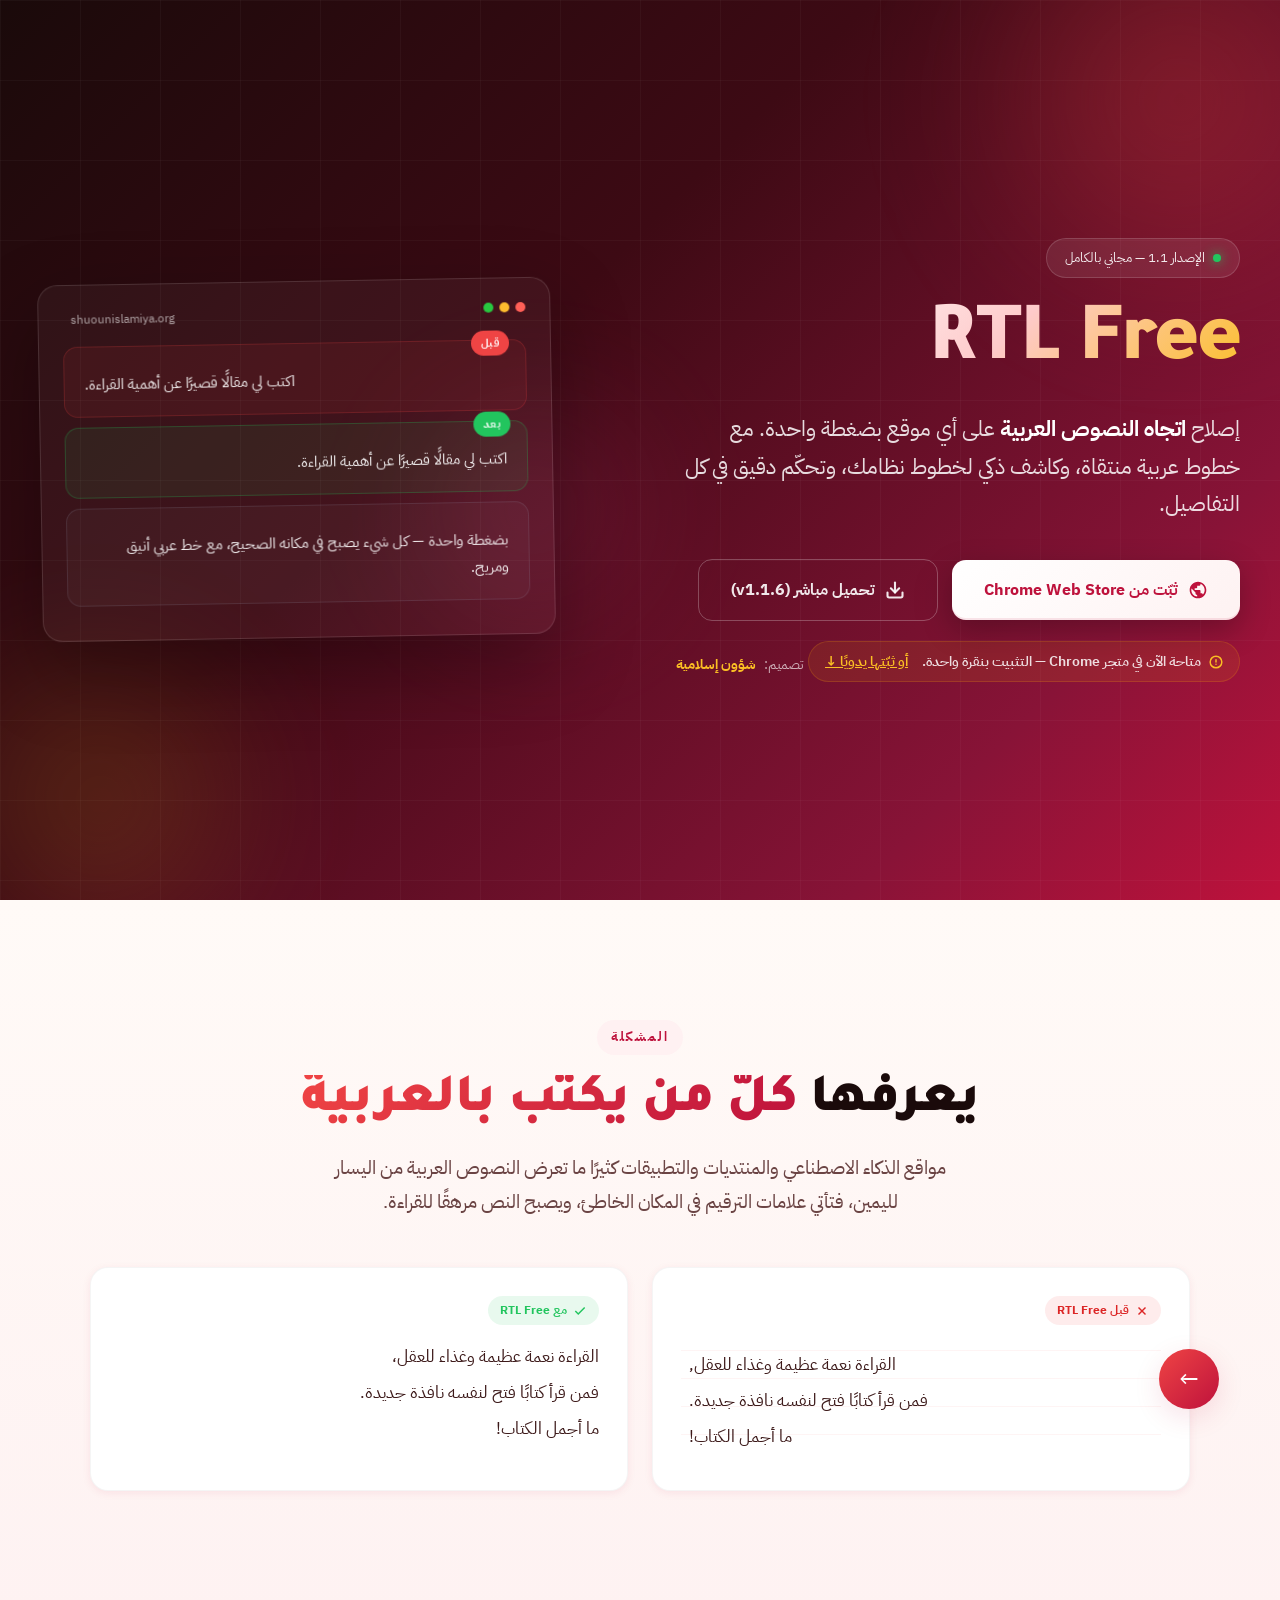
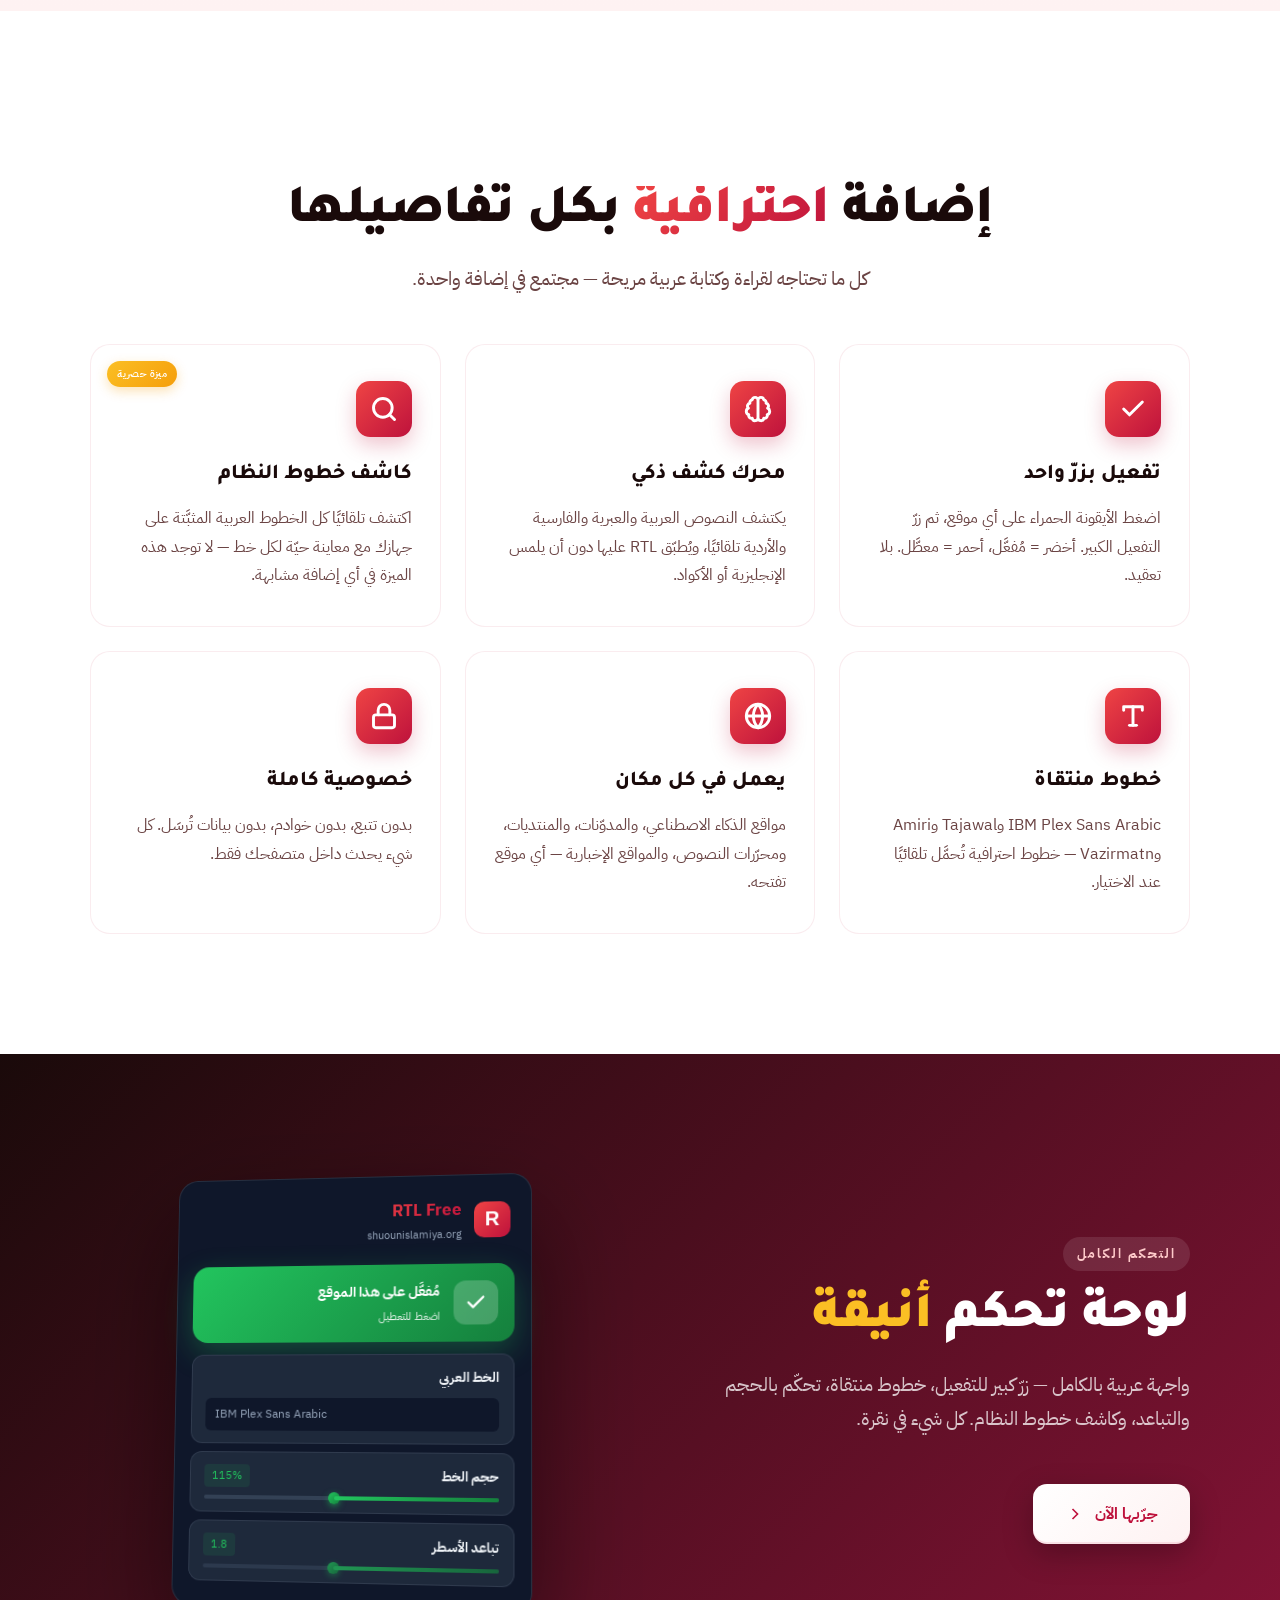
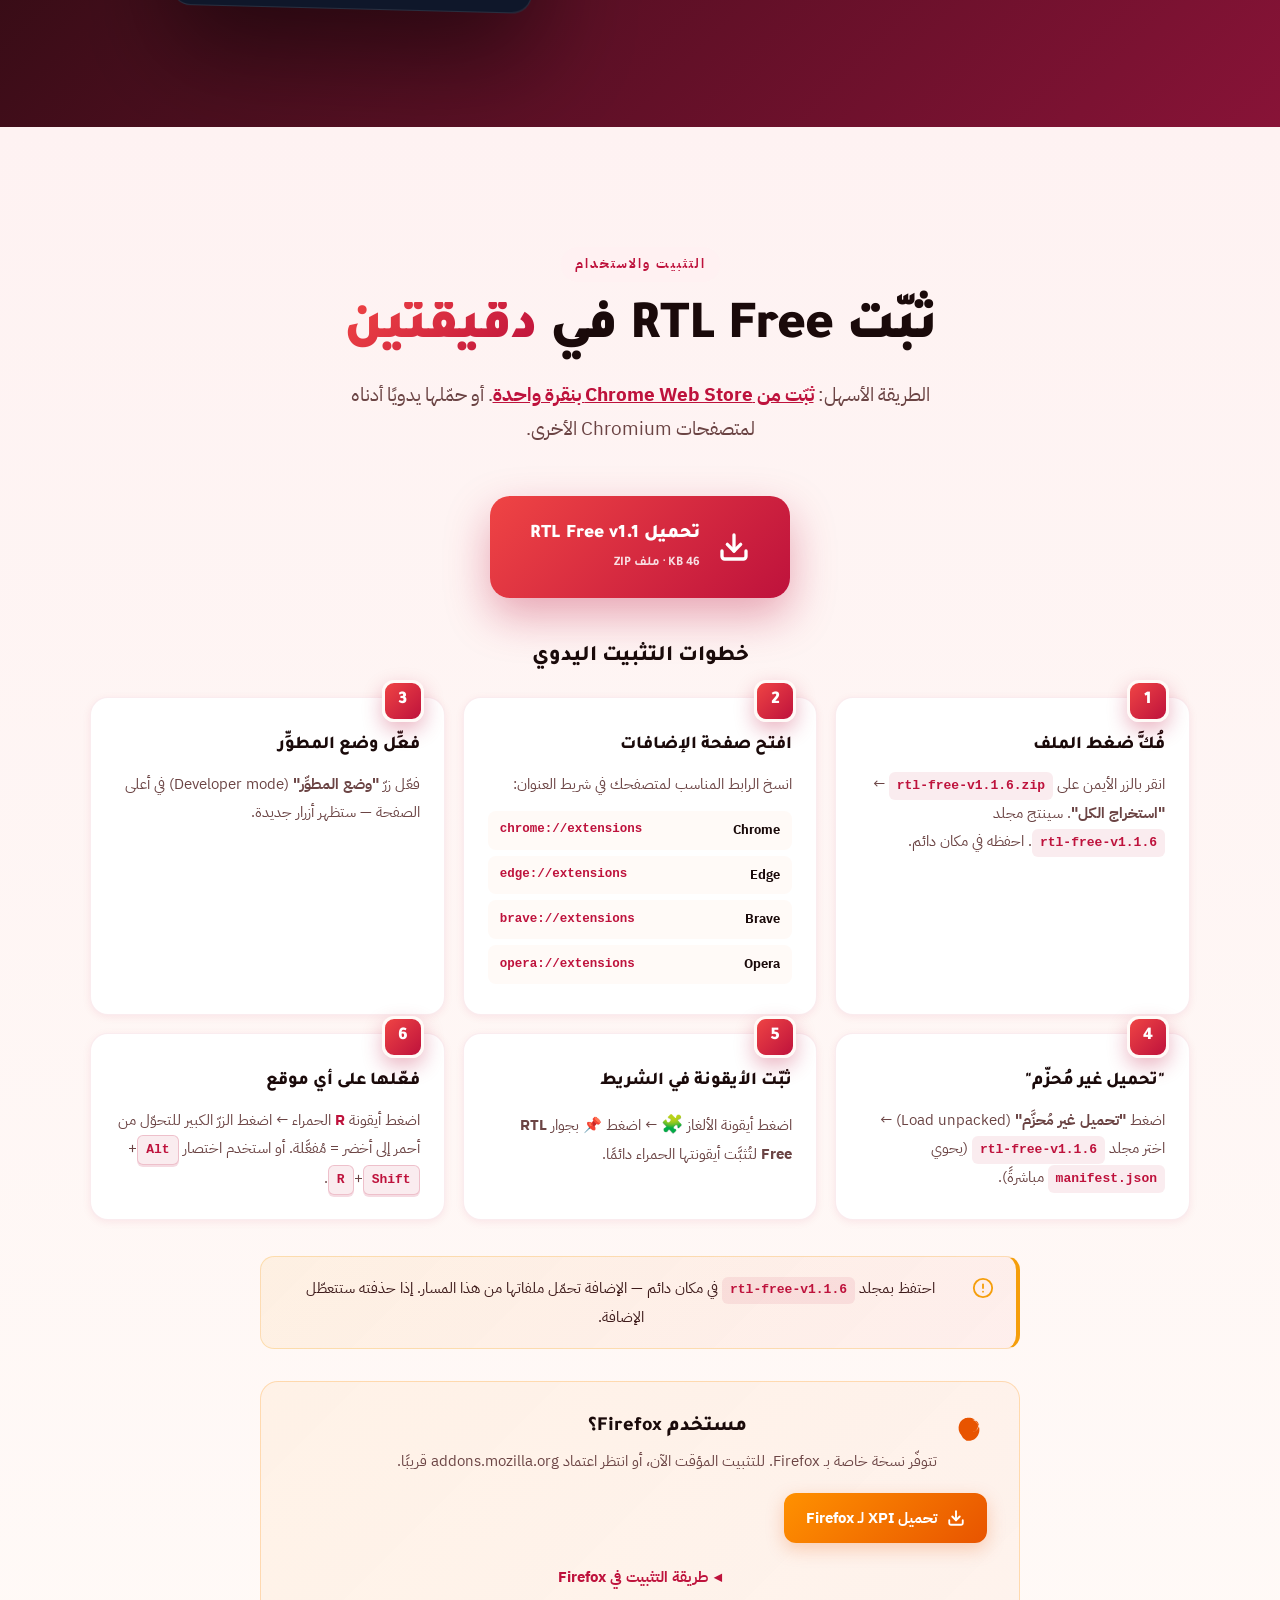
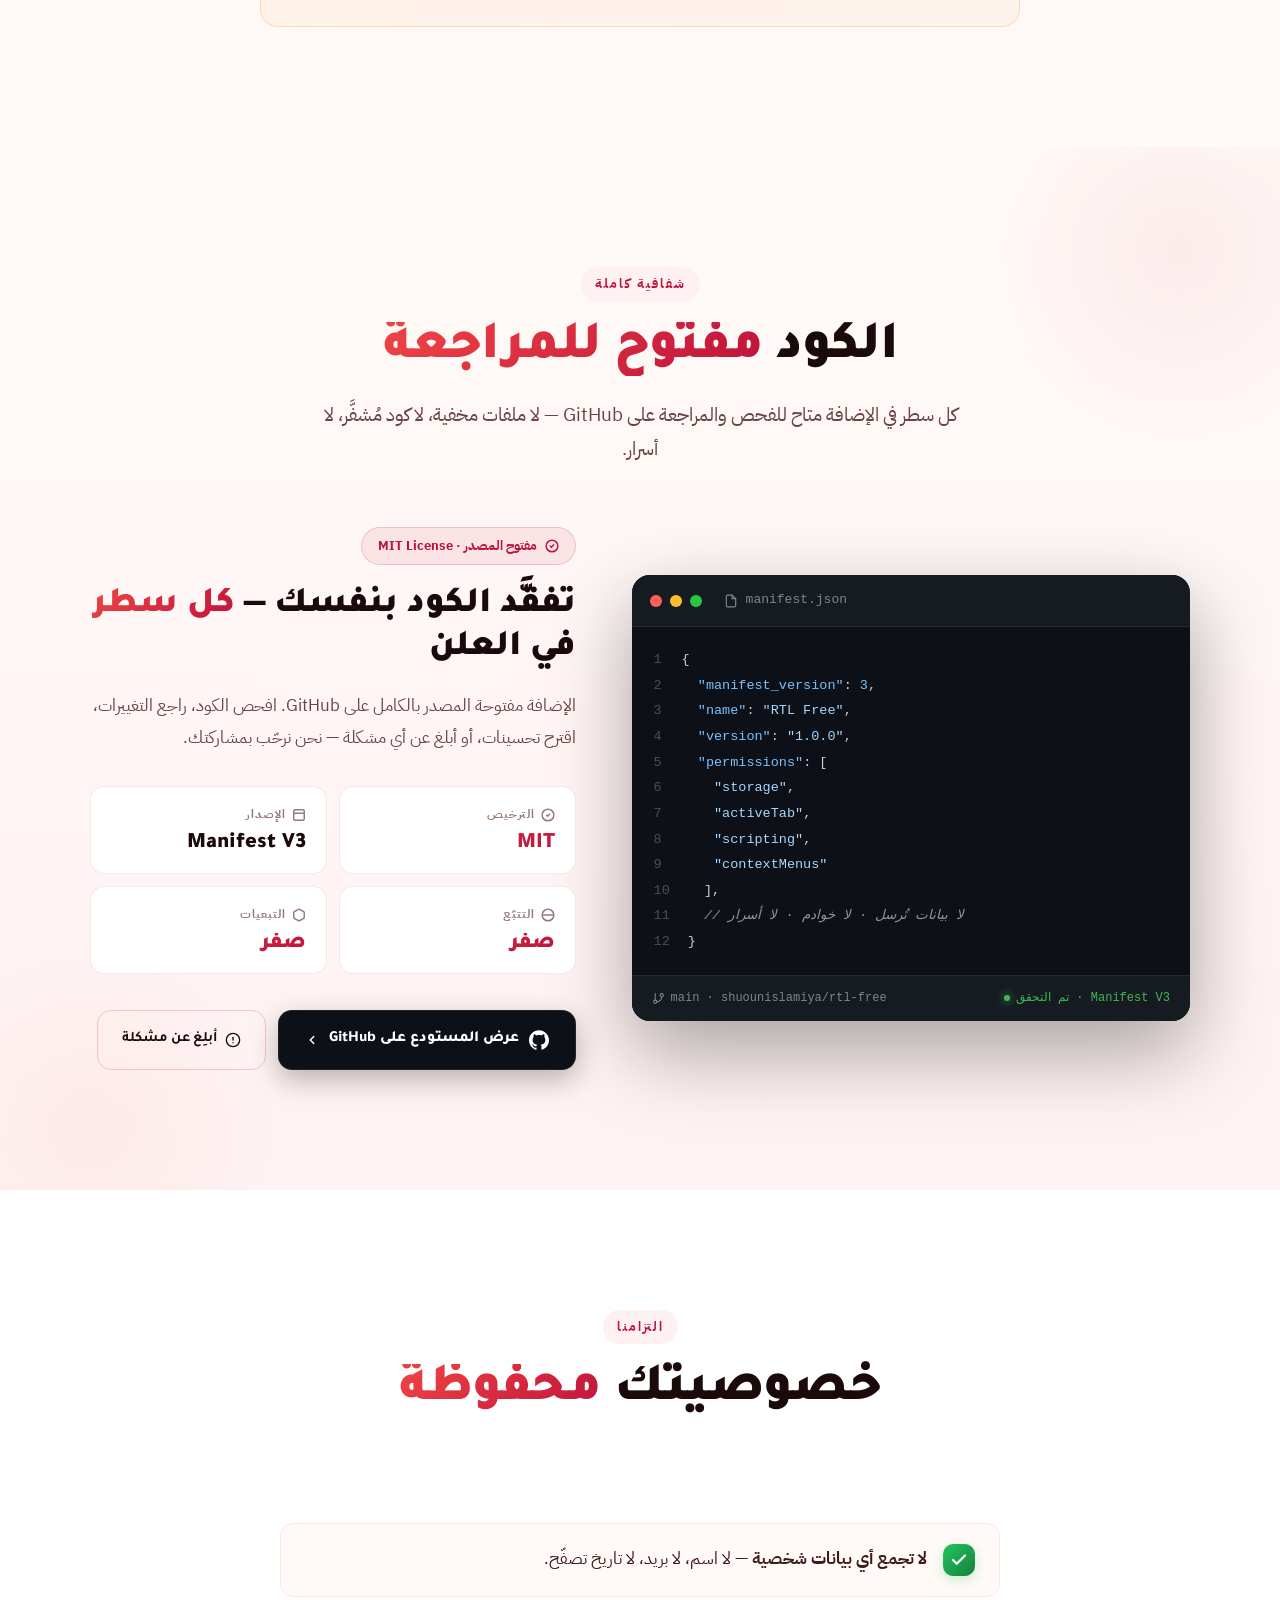
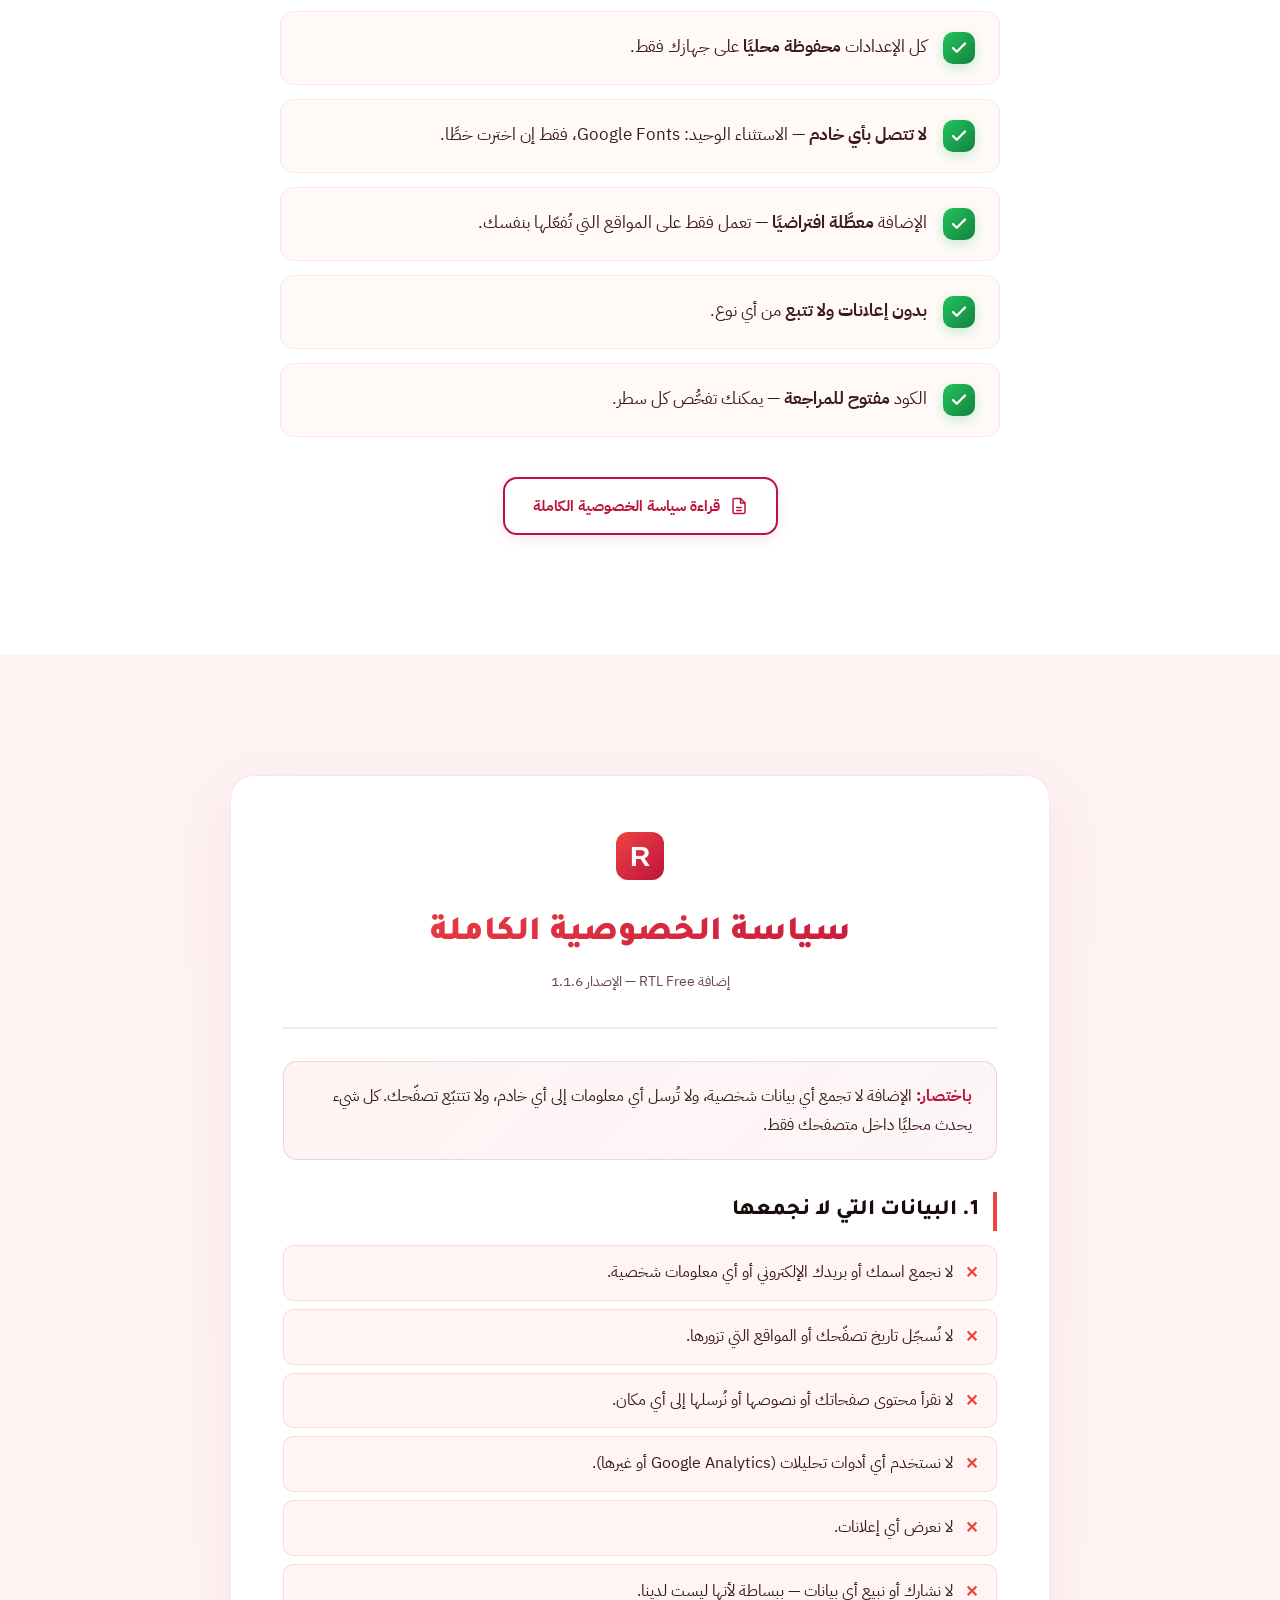
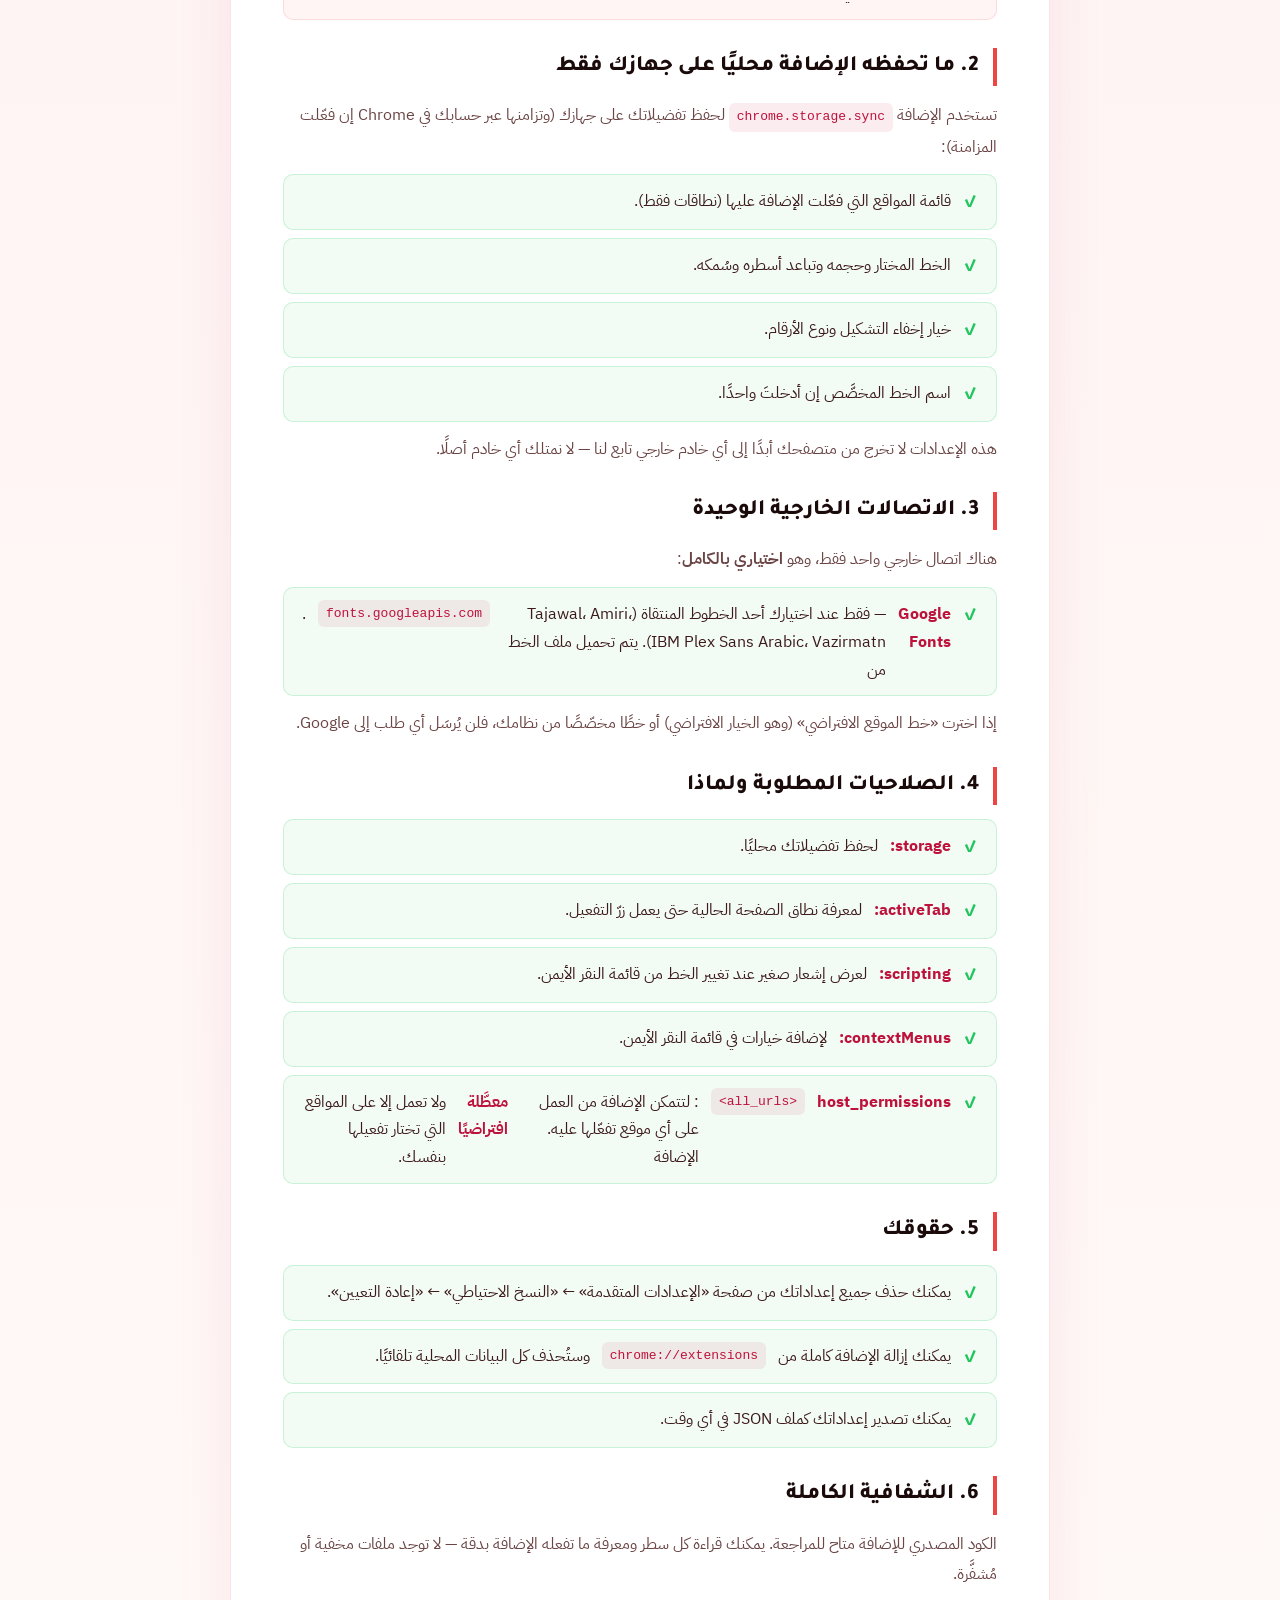
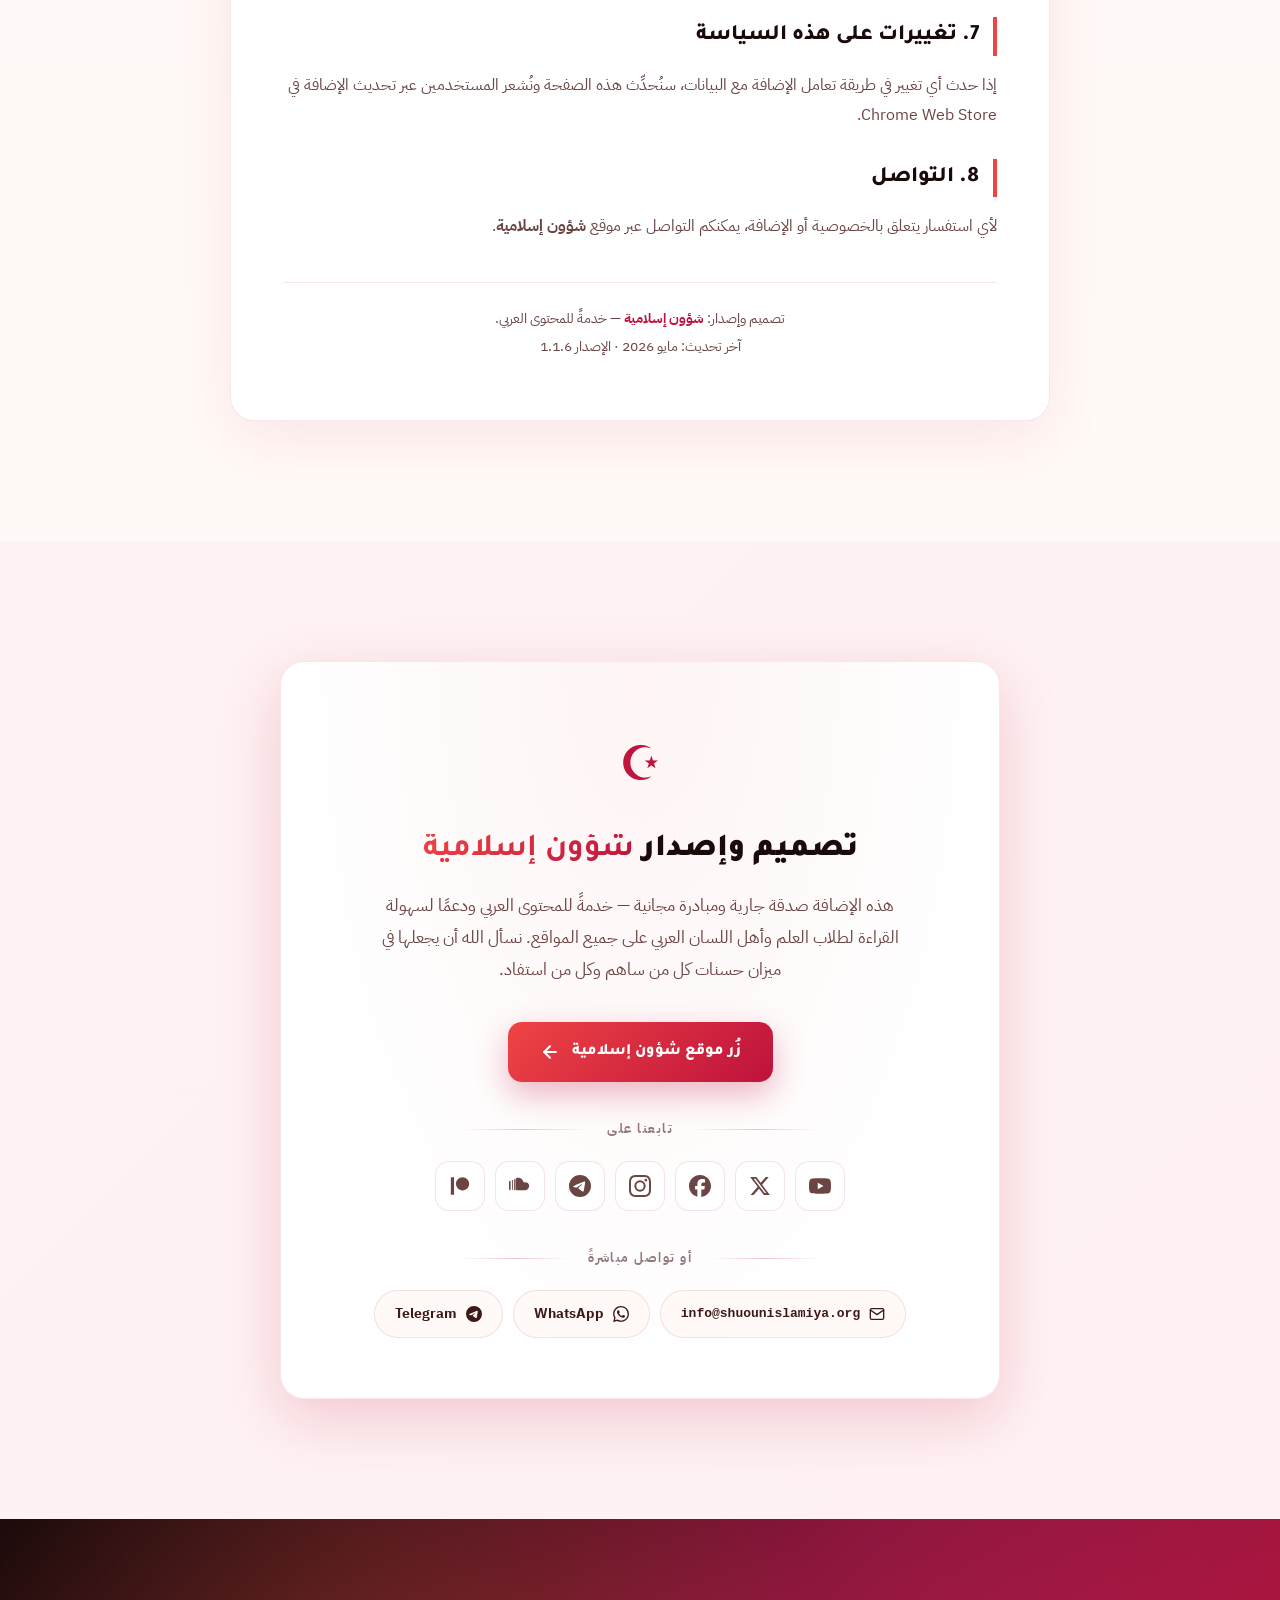
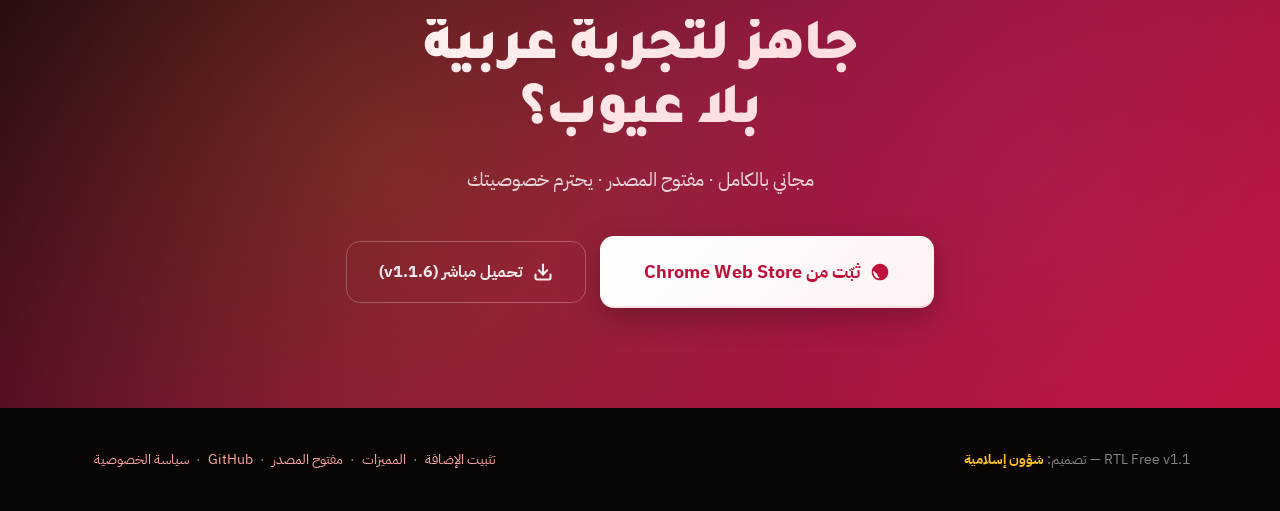
<file: website/index.html>
<!DOCTYPE html>
<html lang="ar" dir="rtl">
<head>
  <meta charset="UTF-8">
  <meta name="viewport" content="width=device-width, initial-scale=1.0">

  <!-- ============ الأساسيات ============ -->
  <title>RTL Free — إضافة عربية مجانية لإصلاح اتجاه النصوص في ChatGPT و Gemini و Claude و AI Studio</title>
  <meta name="description" content="إضافة متصفح عربية مجانية تُصلح اتجاه النصوص العربية (RTL) تلقائيًا على مواقع الذكاء الاصطناعي — ChatGPT و Gemini و Claude و AI Studio والمنتديات — بضغطة واحدة. مع خطوط عربية منتقاة وكاشف ذكي لخطوط النظام. مفتوحة المصدر، بدون تتبع، بدون إعلانات.">
  <meta name="keywords" content="إضافة RTL, اتجاه النص العربي, إضافة عربية كروم, RTL extension, Arabic chrome extension, ChatGPT عربي, Gemini عربي, Claude عربي, AI Studio عربي, إصلاح اتجاه الكتابة, خطوط عربية, Tajawal, IBM Plex Sans Arabic, Amiri, Vazirmatn, إضافة شات جي بي تي, إضافة جيميناي, إضافة كلود, right to left browser extension, shuounislamiya, شؤون إسلامية, مفتوح المصدر">
  <meta name="author" content="شؤون إسلامية (Shuoon Islamiya)">
  <meta name="theme-color" content="#be123c">
  <meta name="robots" content="index, follow, max-image-preview:large, max-snippet:-1">
  <meta name="googlebot" content="index, follow">
  <link rel="canonical" href="https://rtlfree.shuounislamiya.org/">

  <!-- ============ Open Graph (Facebook, LinkedIn, WhatsApp, Telegram) ============ -->
  <meta property="og:type" content="website">
  <meta property="og:locale" content="ar_AR">
  <meta property="og:locale:alternate" content="en_US">
  <meta property="og:site_name" content="RTL Free">
  <meta property="og:title" content="RTL Free — إضافة عربية مجانية لإصلاح اتجاه النصوص على ChatGPT و Gemini و Claude">
  <meta property="og:description" content="إضافة مفتوحة المصدر تُصلح اتجاه النصوص العربية على مواقع الذكاء الاصطناعي — ChatGPT، Gemini، Claude، AI Studio — بنقرة واحدة. مع خطوط عربية منتقاة.">
  <meta property="og:url" content="https://rtlfree.shuounislamiya.org/">
  <meta property="og:image" content="https://raw.githubusercontent.com/shuounislamiya/rtl-free/main/store-assets/promo-marquee.png">
  <meta property="og:image:width" content="1400">
  <meta property="og:image:height" content="560">
  <meta property="og:image:alt" content="RTL Free — إصلاح الاتجاه العربي الاحترافي">

  <!-- ============ Twitter / X ============ -->
  <meta name="twitter:card" content="summary_large_image">
  <meta name="twitter:title" content="RTL Free — إضافة عربية مجانية لإصلاح اتجاه النصوص على ChatGPT و Gemini و Claude">
  <meta name="twitter:description" content="إضافة مفتوحة المصدر تُصلح اتجاه النصوص العربية على مواقع الذكاء الاصطناعي بنقرة واحدة.">
  <meta name="twitter:image" content="https://raw.githubusercontent.com/shuounislamiya/rtl-free/main/store-assets/promo-marquee.png">
  <meta name="twitter:image:alt" content="RTL Free — إصلاح الاتجاه العربي">

  <!-- ============ Favicon ============ -->
  <link rel="icon" type="image/svg+xml" href="data:image/svg+xml,%3Csvg xmlns='http://www.w3.org/2000/svg' viewBox='0 0 48 48'%3E%3Cdefs%3E%3ClinearGradient id='g' x1='0%25' y1='0%25' x2='100%25' y2='100%25'%3E%3Cstop offset='0%25' stop-color='%23ef4444'/%3E%3Cstop offset='100%25' stop-color='%23be123c'/%3E%3C/linearGradient%3E%3C/defs%3E%3Crect width='48' height='48' rx='12' fill='url(%23g)'/%3E%3Ctext x='24' y='34' text-anchor='middle' fill='white' font-size='28' font-weight='800' font-family='Arial'%3ER%3C/text%3E%3C/svg%3E">
  <link rel="apple-touch-icon" href="https://raw.githubusercontent.com/shuounislamiya/rtl-free/main/chrome/icons/icon128.png">

  <!-- ============ Schema.org JSON-LD (الأهم لظهور متقدم في جوجل) ============ -->
  <script type="application/ld+json">
  {
    "@context": "https://schema.org",
    "@graph": [
      {
        "@type": "SoftwareApplication",
        "@id": "https://rtlfree.shuounislamiya.org/#software",
        "name": "RTL Free",
        "alternateName": ["إضافة RTL", "إضافة الاتجاه العربي"],
        "description": "إضافة متصفح عربية مجانية ومفتوحة المصدر تُصلح اتجاه النصوص العربية على مواقع الذكاء الاصطناعي (ChatGPT, Gemini, Claude, AI Studio) والمنتديات تلقائيًا، مع خطوط عربية منتقاة وتحكّم كامل بالمظهر.",
        "applicationCategory": "BrowserApplication",
        "applicationSubCategory": "Productivity",
        "operatingSystem": "Chrome, Edge, Brave, Opera, Chromium, Firefox",
        "softwareVersion": "1.1.6",
        "url": "https://rtlfree.shuounislamiya.org/",
        "downloadUrl": "https://github.com/shuounislamiya/rtl-free/raw/main/website/download/rtl-free-v1.1.6.zip",
        "installUrl": "https://chromewebstore.google.com/detail/jfkjlncpkhahfdapjgfgcbkbfbcmlaam",
        "screenshot": "https://raw.githubusercontent.com/shuounislamiya/rtl-free/main/store-assets/promo-marquee.png",
        "license": "https://opensource.org/licenses/MIT",
        "isAccessibleForFree": true,
        "inLanguage": ["ar", "en"],
        "offers": {
          "@type": "Offer",
          "price": "0",
          "priceCurrency": "USD",
          "availability": "https://schema.org/InStock"
        },
        "author": {
          "@type": "Organization",
          "@id": "https://shuounislamiya.org/#org",
          "name": "شؤون إسلامية",
          "alternateName": "Shuoon Islamiya",
          "url": "https://shuounislamiya.org/"
        },
        "publisher": { "@id": "https://shuounislamiya.org/#org" },
        "featureList": [
          "إصلاح اتجاه النصوص العربية تلقائيًا",
          "خطوط عربية منتقاة: Tajawal, Amiri, IBM Plex Sans Arabic, Vazirmatn",
          "كاشف ذكي لخطوط النظام",
          "تحكّم بالحجم والتباعد والسُمك",
          "اختصارات كيبورد قابلة للتخصيص",
          "دعم Shadow DOM و Custom Elements",
          "يعمل على ChatGPT, Gemini, Claude, AI Studio, NotebookLM"
        ]
      },
      {
        "@type": "WebSite",
        "@id": "https://rtlfree.shuounislamiya.org/#website",
        "url": "https://rtlfree.shuounislamiya.org/",
        "name": "RTL Free",
        "description": "إضافة عربية لإصلاح اتجاه النصوص",
        "inLanguage": "ar",
        "publisher": { "@id": "https://shuounislamiya.org/#org" }
      },
      {
        "@type": "Organization",
        "@id": "https://shuounislamiya.org/#org",
        "name": "شؤون إسلامية",
        "alternateName": "Shuoon Islamiya",
        "url": "https://shuounislamiya.org/",
        "logo": "https://raw.githubusercontent.com/shuounislamiya/rtl-free/main/chrome/icons/icon128.png",
        "sameAs": [
          "https://github.com/shuounislamiya/rtl-free",
          "https://www.youtube.com/c/Shuounislamiya",
          "https://twitter.com/Shuounislamiya",
          "https://www.facebook.com/Shuounislamiya/",
          "https://www.instagram.com/shuounislamiya/",
          "https://t.me/ArabAffairsTV"
        ]
      }
    ]
  }
  </script>

  <!-- ============ الخطوط ============ -->
  <link rel="preconnect" href="https://fonts.googleapis.com">
  <link rel="preconnect" href="https://fonts.gstatic.com" crossorigin>
  <link href="https://fonts.googleapis.com/css2?family=IBM+Plex+Sans+Arabic:wght@300;400;500;600;700&family=Tajawal:wght@400;500;700;800;900&display=swap" rel="stylesheet">
  <style>
    *, *::before, *::after {
      margin: 0;
      padding: 0;
      box-sizing: border-box;
    }

    :root {
      --red: #ef4444;
      --red-2: #dc2626;
      --red-dark: #be123c;
      --red-deeper: #881337;
      --rose-light: #fecaca;
      --rose-softer: #fff1f2;

      --ink: #1a0a0a;
      --ink-soft: #3d1a1a;
      --ink-muted: #6b4444;
      --ink-dim: #94787a;
      --cream: #fffaf7;
      --cream-2: #fef2f2;
      --white: #ffffff;

      --green: #22c55e;
      --amber: #f59e0b;

      --font: 'IBM Plex Sans Arabic', 'Tajawal', 'Segoe UI', Tahoma, sans-serif;
      --font-display: 'Tajawal', 'IBM Plex Sans Arabic', sans-serif;

      --shadow-sm: 0 2px 8px rgba(190, 18, 60, 0.08);
      --shadow: 0 8px 28px rgba(190, 18, 60, 0.12);
      --shadow-lg: 0 20px 60px rgba(190, 18, 60, 0.18);
      --shadow-xl: 0 28px 90px rgba(190, 18, 60, 0.22);
    }

    html {
      scroll-behavior: smooth;
      scroll-padding-top: 80px;
    }

    body {
      font-family: var(--font);
      background: var(--cream);
      color: var(--ink);
      line-height: 1.75;
      overflow-x: hidden;
      -webkit-font-smoothing: antialiased;
      -moz-osx-font-smoothing: grayscale;
    }

    ::selection { background: var(--red); color: white; }

    /* ====================================================
       شريط التقدم العلوي
    ==================================================== */
    .scroll-progress {
      position: fixed;
      top: 0;
      right: 0;
      height: 3px;
      background: linear-gradient(90deg, var(--red), var(--red-dark), var(--red-deeper));
      z-index: 1000;
      width: 0%;
      transition: width 0.1s linear;
    }

    /* ====================================================
       الهيرو
    ==================================================== */
    .hero {
      position: relative;
      min-height: 100vh;
      background: linear-gradient(135deg, #1a0a0a 0%, #3d0a14 40%, var(--red-deeper) 80%, var(--red-dark) 100%);
      color: var(--white);
      padding: 100px 20px 80px;
      overflow: hidden;
      display: flex;
      align-items: center;
    }

    /* كرات ضوئية متحركة في الخلفية */
    .orb {
      position: absolute;
      border-radius: 50%;
      filter: blur(60px);
      opacity: 0.5;
      pointer-events: none;
      animation: float 18s ease-in-out infinite;
    }
    .orb-1 {
      width: 500px; height: 500px;
      background: radial-gradient(circle, rgba(239, 68, 68, 0.6), transparent 70%);
      top: -150px; right: -150px;
    }
    .orb-2 {
      width: 400px; height: 400px;
      background: radial-gradient(circle, rgba(251, 191, 36, 0.35), transparent 70%);
      bottom: -100px; left: -100px;
      animation-delay: -6s;
      animation-duration: 24s;
    }
    .orb-3 {
      width: 300px; height: 300px;
      background: radial-gradient(circle, rgba(236, 72, 153, 0.35), transparent 70%);
      top: 40%; left: 30%;
      animation-delay: -12s;
      animation-duration: 30s;
    }
    @keyframes float {
      0%, 100% { transform: translate(0, 0) scale(1); }
      33% { transform: translate(50px, -80px) scale(1.1); }
      66% { transform: translate(-30px, 40px) scale(0.95); }
    }

    /* شبكة خطوط خلفية */
    .hero::before {
      content: '';
      position: absolute;
      inset: 0;
      background-image:
        linear-gradient(rgba(255,255,255,0.03) 1px, transparent 1px),
        linear-gradient(90deg, rgba(255,255,255,0.03) 1px, transparent 1px);
      background-size: 80px 80px;
      pointer-events: none;
    }

    .hero-inner {
      position: relative;
      z-index: 2;
      max-width: 1200px;
      margin: 0 auto;
      display: grid;
      grid-template-columns: 1.1fr 0.9fr;
      gap: 60px;
      align-items: center;
      width: 100%;
    }

    .hero-text {
      animation: fadeInUp 1s cubic-bezier(.2,.8,.2,1) both;
    }

    @keyframes fadeInUp {
      from { opacity: 0; transform: translateY(30px); }
      to { opacity: 1; transform: translateY(0); }
    }

    .hero-badge {
      display: inline-flex;
      align-items: center;
      gap: 8px;
      padding: 8px 18px;
      background: rgba(255, 255, 255, 0.08);
      border: 1px solid rgba(255, 255, 255, 0.15);
      border-radius: 999px;
      font-size: 13px;
      color: rgba(255, 255, 255, 0.9);
      backdrop-filter: blur(10px);
      -webkit-backdrop-filter: blur(10px);
      margin-bottom: 24px;
    }
    .hero-badge-dot {
      width: 8px; height: 8px;
      background: var(--green);
      border-radius: 50%;
      box-shadow: 0 0 12px var(--green);
      animation: pulse-dot 2s ease-in-out infinite;
    }
    @keyframes pulse-dot {
      0%, 100% { opacity: 1; transform: scale(1); }
      50% { opacity: 0.5; transform: scale(1.3); }
    }

    .hero h1 {
      font-family: var(--font-display);
      font-size: clamp(48px, 7vw, 84px);
      font-weight: 900;
      line-height: 1.05;
      letter-spacing: -2px;
      margin-bottom: 20px;
      background: linear-gradient(135deg, #fff 20%, #fecaca 60%, #fbbf24 100%);
      -webkit-background-clip: text;
      -webkit-text-fill-color: transparent;
      background-clip: text;
    }

    .hero-sub {
      font-size: clamp(18px, 2vw, 22px);
      color: rgba(255, 255, 255, 0.85);
      line-height: 1.7;
      margin-bottom: 36px;
      max-width: 560px;
    }
    .hero-sub strong {
      color: #fff;
      font-weight: 700;
    }

    .hero-ctas {
      display: flex;
      flex-wrap: wrap;
      gap: 14px;
      align-items: center;
    }

    .btn {
      display: inline-flex;
      align-items: center;
      gap: 10px;
      padding: 16px 32px;
      border-radius: 14px;
      font-family: var(--font);
      font-size: 16px;
      font-weight: 700;
      text-decoration: none;
      transition: all 0.25s cubic-bezier(.2,.8,.2,1);
      cursor: pointer;
      border: none;
      position: relative;
      overflow: hidden;
    }

    .btn-primary {
      background: linear-gradient(135deg, #fff, #fef2f2);
      color: var(--red-dark);
      box-shadow: 0 10px 30px rgba(0,0,0,0.25), inset 0 -2px 0 rgba(190,18,60,0.1);
    }
    .btn-primary::before {
      content: '';
      position: absolute;
      inset: 0;
      background: linear-gradient(120deg, transparent 30%, rgba(255,255,255,0.9), transparent 70%);
      transform: translateX(100%);
      transition: transform 0.6s;
    }
    .btn-primary:hover {
      transform: translateY(-2px);
      box-shadow: 0 16px 40px rgba(0,0,0,0.3);
    }
    .btn-primary:hover::before {
      transform: translateX(-100%);
    }

    .btn-ghost {
      background: transparent;
      color: rgba(255, 255, 255, 0.9);
      border: 1px solid rgba(255, 255, 255, 0.25);
      backdrop-filter: blur(10px);
      -webkit-backdrop-filter: blur(10px);
    }
    .btn-ghost:hover {
      background: rgba(255,255,255,0.1);
      border-color: rgba(255,255,255,0.5);
    }

    .btn svg { width: 20px; height: 20px; }

    /* ملاحظة أسفل الأزرار */
    .hero-ctas-note {
      display: inline-flex;
      align-items: center;
      gap: 8px;
      margin-top: 18px;
      padding: 8px 16px;
      background: rgba(245, 158, 11, 0.1);
      border: 1px solid rgba(245, 158, 11, 0.2);
      border-radius: 999px;
      color: rgba(255,255,255,0.85);
      font-size: 13.5px;
      font-weight: 600;
    }
    .hero-ctas-note svg { width: 14px; height: 14px; color: #fbbf24; }

    .hero-credit {
      margin-top: 32px;
      display: inline-flex;
      align-items: center;
      gap: 8px;
      color: rgba(255,255,255,0.65);
      font-size: 14px;
    }
    .hero-credit strong {
      color: #fbbf24;
      font-weight: 700;
    }

    /* ====================================================
       المعاينة الحيّة (Before/After)
    ==================================================== */
    .hero-visual {
      position: relative;
      animation: fadeInUp 1s 0.2s cubic-bezier(.2,.8,.2,1) both;
    }

    .demo-card {
      background: rgba(255, 255, 255, 0.04);
      border: 1px solid rgba(255, 255, 255, 0.12);
      border-radius: 20px;
      padding: 24px;
      backdrop-filter: blur(20px);
      -webkit-backdrop-filter: blur(20px);
      box-shadow: 0 30px 80px rgba(0,0,0,0.3);
      transform: rotate(-1deg);
      transition: transform 0.4s;
    }
    .demo-card:hover {
      transform: rotate(0deg) scale(1.02);
    }

    .demo-tabs {
      display: flex;
      gap: 6px;
      margin-bottom: 16px;
    }
    .demo-dot {
      width: 10px; height: 10px;
      border-radius: 50%;
    }
    .demo-dot.r { background: #ff5f57; }
    .demo-dot.y { background: #febc2e; }
    .demo-dot.g { background: #28c840; }
    .demo-title {
      color: rgba(255,255,255,0.6);
      font-size: 12px;
      margin-right: auto;
      padding-inline-end: 8px;
    }

    .demo-row {
      padding: 18px 20px;
      border-radius: 14px;
      margin-bottom: 10px;
      position: relative;
    }
    .demo-before {
      background: rgba(239, 68, 68, 0.08);
      border: 1px solid rgba(239, 68, 68, 0.2);
      direction: ltr;
      text-align: left;
    }
    .demo-after {
      background: rgba(34, 197, 94, 0.08);
      border: 1px solid rgba(34, 197, 94, 0.25);
      direction: rtl;
      text-align: right;
    }

    .demo-tag {
      position: absolute;
      top: -10px;
      font-size: 11px;
      font-weight: 700;
      padding: 3px 10px;
      border-radius: 999px;
      letter-spacing: 0.5px;
    }
    .demo-before .demo-tag {
      background: var(--red);
      color: white;
      right: 16px;
    }
    .demo-after .demo-tag {
      background: var(--green);
      color: white;
      right: 16px;
    }

    .demo-text {
      color: rgba(255,255,255,0.95);
      font-size: 15px;
      line-height: 1.8;
      margin-top: 6px;
    }

    /* ====================================================
       الأقسام العامة
    ==================================================== */
    .section {
      padding: 120px 20px;
      position: relative;
    }

    .container {
      max-width: 1100px;
      margin: 0 auto;
    }

    .eyebrow {
      display: inline-block;
      font-size: 13px;
      font-weight: 700;
      color: var(--red-dark);
      letter-spacing: 2px;
      text-transform: uppercase;
      padding: 6px 14px;
      background: var(--rose-softer);
      border-radius: 999px;
      margin-bottom: 16px;
    }

    .section-title {
      font-family: var(--font-display);
      font-size: clamp(32px, 4.5vw, 54px);
      font-weight: 900;
      color: var(--ink);
      margin-bottom: 18px;
      letter-spacing: -1px;
      line-height: 1.15;
    }
    .section-title .highlight {
      background: linear-gradient(135deg, var(--red), var(--red-dark));
      -webkit-background-clip: text;
      -webkit-text-fill-color: transparent;
      background-clip: text;
    }

    .section-sub {
      font-size: 19px;
      color: var(--ink-muted);
      max-width: 640px;
      line-height: 1.8;
      margin-bottom: 48px;
    }

    .text-center { text-align: center; }
    .text-center .section-sub { margin: 0 auto 48px; }

    /* أنميشن الدخول عند التمرير */
    .reveal {
      opacity: 0;
      transform: translateY(30px);
      transition: opacity 0.9s cubic-bezier(.2,.8,.2,1), transform 0.9s cubic-bezier(.2,.8,.2,1);
    }
    .reveal.visible {
      opacity: 1;
      transform: translateY(0);
    }
    .reveal-delay-1 { transition-delay: 0.1s; }
    .reveal-delay-2 { transition-delay: 0.2s; }
    .reveal-delay-3 { transition-delay: 0.3s; }

    /* ====================================================
       قسم المشكلة
    ==================================================== */
    .problem-section {
      background: linear-gradient(180deg, var(--cream) 0%, var(--cream-2) 100%);
    }
    .problem-grid {
      display: grid;
      grid-template-columns: 1fr 1fr;
      gap: 24px;
      margin-top: 40px;
    }

    .compare-card {
      background: var(--white);
      border-radius: 18px;
      padding: 28px;
      box-shadow: var(--shadow-sm);
      border: 1px solid rgba(0,0,0,0.04);
      position: relative;
      transition: all 0.3s;
    }
    .compare-card:hover {
      transform: translateY(-4px);
      box-shadow: var(--shadow);
    }
    .compare-card .label {
      display: inline-flex;
      align-items: center;
      gap: 6px;
      font-size: 12px;
      font-weight: 700;
      padding: 4px 12px;
      border-radius: 999px;
      margin-bottom: 14px;
    }
    .compare-card.bad .label {
      background: rgba(239, 68, 68, 0.1);
      color: var(--red-2);
    }
    .compare-card.good .label {
      background: rgba(34, 197, 94, 0.1);
      color: var(--green);
    }
    .compare-text {
      font-size: 17px;
      line-height: 2.1;
      color: var(--ink-soft);
    }
    .compare-card.bad .compare-text {
      direction: ltr;
      text-align: left;
      background: repeating-linear-gradient(0deg, transparent 0, transparent 27px, rgba(239, 68, 68, 0.06) 27px, rgba(239, 68, 68, 0.06) 28px);
      padding: 8px;
      border-radius: 8px;
    }
    .compare-card.good .compare-text {
      direction: rtl;
      text-align: right;
    }
    .arrow-connect {
      position: absolute;
      top: 50%;
      right: -30px;
      transform: translateY(-50%);
      width: 60px;
      height: 60px;
      background: linear-gradient(135deg, var(--red), var(--red-dark));
      border-radius: 50%;
      display: flex;
      align-items: center;
      justify-content: center;
      color: white;
      font-size: 24px;
      box-shadow: var(--shadow);
      z-index: 2;
    }

    /* ====================================================
       المميزات
    ==================================================== */
    .features {
      background: var(--white);
    }

    .features-grid {
      display: grid;
      grid-template-columns: repeat(auto-fit, minmax(280px, 1fr));
      gap: 24px;
      margin-top: 48px;
    }

    .feature-card {
      position: relative;
      padding: 36px 28px;
      background: var(--white);
      border: 1px solid rgba(190, 18, 60, 0.08);
      border-radius: 20px;
      transition: all 0.4s cubic-bezier(.2,.8,.2,1);
      overflow: hidden;
    }

    .feature-card::before {
      content: '';
      position: absolute;
      inset: 0;
      background: linear-gradient(135deg, rgba(239, 68, 68, 0.04), rgba(190, 18, 60, 0.02));
      opacity: 0;
      transition: opacity 0.4s;
      pointer-events: none;
    }
    .feature-card::after {
      content: '';
      position: absolute;
      top: -50%; right: -50%;
      width: 200%; height: 200%;
      background: radial-gradient(circle, rgba(239, 68, 68, 0.08), transparent 40%);
      opacity: 0;
      transition: opacity 0.5s;
      pointer-events: none;
    }

    .feature-card:hover {
      transform: translateY(-6px);
      border-color: rgba(190, 18, 60, 0.2);
      box-shadow: var(--shadow-lg);
    }
    .feature-card:hover::before { opacity: 1; }
    .feature-card:hover::after { opacity: 1; }

    .feature-icon {
      width: 56px;
      height: 56px;
      background: linear-gradient(135deg, var(--red), var(--red-dark));
      border-radius: 14px;
      display: flex;
      align-items: center;
      justify-content: center;
      color: white;
      margin-bottom: 20px;
      box-shadow: 0 8px 20px rgba(190, 18, 60, 0.25);
      position: relative;
      z-index: 1;
    }
    .feature-icon svg { width: 28px; height: 28px; }

    .feature-card h3 {
      font-family: var(--font-display);
      font-size: 21px;
      font-weight: 800;
      color: var(--ink);
      margin-bottom: 10px;
      position: relative;
      z-index: 1;
    }
    .feature-card p {
      font-size: 15.5px;
      color: var(--ink-muted);
      line-height: 1.85;
      position: relative;
      z-index: 1;
    }

    .feature-exclusive {
      position: absolute;
      top: 16px;
      left: 16px;
      background: linear-gradient(135deg, #fbbf24, #f59e0b);
      color: white;
      font-size: 10px;
      font-weight: 800;
      padding: 4px 10px;
      border-radius: 999px;
      letter-spacing: 0.5px;
      box-shadow: 0 4px 12px rgba(245, 158, 11, 0.3);
      z-index: 2;
    }

    /* ====================================================
       كيف تعمل
    ==================================================== */
    .how {
      background: linear-gradient(180deg, var(--cream-2) 0%, var(--cream) 100%);
    }

    .steps-wrapper {
      position: relative;
      margin-top: 60px;
    }

    .steps-wrapper::before {
      content: '';
      position: absolute;
      top: 30px;
      right: 50%;
      transform: translateX(50%);
      width: 2px;
      height: calc(100% - 60px);
      background: linear-gradient(180deg, var(--red), var(--red-dark));
      opacity: 0.2;
    }

    .step {
      display: grid;
      grid-template-columns: 80px 1fr;
      gap: 28px;
      max-width: 720px;
      margin: 0 auto 40px;
      align-items: start;
      position: relative;
    }

    .step-num {
      width: 64px;
      height: 64px;
      background: linear-gradient(135deg, var(--red), var(--red-dark));
      color: white;
      border-radius: 50%;
      display: flex;
      align-items: center;
      justify-content: center;
      font-size: 24px;
      font-weight: 900;
      font-family: var(--font-display);
      box-shadow: 0 10px 28px rgba(190, 18, 60, 0.3);
      border: 4px solid var(--cream);
      z-index: 1;
    }

    .step-content {
      background: var(--white);
      padding: 24px 28px;
      border-radius: 16px;
      box-shadow: var(--shadow-sm);
      border: 1px solid rgba(0,0,0,0.03);
      transition: all 0.3s;
    }
    .step-content:hover {
      transform: translateX(-4px);
      box-shadow: var(--shadow);
    }

    .step-content h3 {
      font-family: var(--font-display);
      font-size: 22px;
      font-weight: 800;
      margin-bottom: 8px;
      color: var(--ink);
    }
    .step-content p {
      color: var(--ink-muted);
      font-size: 16px;
      line-height: 1.85;
    }

    /* ====================================================
       دليل التثبيت الموسَّع
    ==================================================== */
    .install-download-block {
      margin: 50px 0 40px;
      text-align: center;
    }
    .btn-download-big {
      display: inline-flex;
      align-items: center;
      gap: 18px;
      padding: 22px 40px;
      background: linear-gradient(135deg, var(--red), var(--red-dark));
      color: white;
      border-radius: 20px;
      text-decoration: none;
      font-family: var(--font-display);
      box-shadow: 0 18px 44px rgba(190, 18, 60, 0.35);
      transition: all 0.3s cubic-bezier(.2,.8,.2,1);
      position: relative;
      overflow: hidden;
    }
    .btn-download-big::before {
      content: '';
      position: absolute;
      inset: 0;
      background: linear-gradient(120deg, transparent 30%, rgba(255,255,255,0.25), transparent 70%);
      transform: translateX(100%);
      transition: transform 0.7s;
    }
    .btn-download-big:hover {
      transform: translateY(-3px);
      box-shadow: 0 24px 56px rgba(190, 18, 60, 0.45);
    }
    .btn-download-big:hover::before { transform: translateX(-100%); }
    .btn-download-big svg {
      width: 32px;
      height: 32px;
      flex-shrink: 0;
    }
    .btn-download-label {
      display: flex;
      flex-direction: column;
      align-items: flex-start;
      gap: 2px;
      position: relative;
      z-index: 1;
    }
    .btn-download-label strong {
      font-size: 19px;
      font-weight: 900;
    }
    .btn-download-label span {
      font-size: 13px;
      opacity: 0.85;
      font-weight: 600;
    }

    .install-subtitle {
      font-family: var(--font-display);
      font-size: 22px;
      font-weight: 800;
      color: var(--ink);
      margin: 32px 0 20px;
      text-align: center;
    }

    .install-cards {
      display: grid;
      grid-template-columns: repeat(auto-fit, minmax(280px, 1fr));
      gap: 18px;
      max-width: 1100px;
      margin: 0 auto 36px;
    }

    .install-card {
      position: relative;
      background: var(--white);
      border: 1px solid rgba(190,18,60,0.08);
      border-radius: 18px;
      padding: 28px 24px 24px;
      box-shadow: var(--shadow-sm);
      transition: all 0.3s;
    }
    .install-card:hover {
      transform: translateY(-3px);
      box-shadow: var(--shadow);
      border-color: rgba(190,18,60,0.2);
    }
    .install-card-num {
      position: absolute;
      top: -18px;
      right: 20px;
      width: 42px;
      height: 42px;
      background: linear-gradient(135deg, var(--red), var(--red-dark));
      color: white;
      border-radius: 12px;
      display: flex;
      align-items: center;
      justify-content: center;
      font-family: var(--font-display);
      font-weight: 900;
      font-size: 18px;
      box-shadow: 0 8px 20px rgba(190,18,60,0.3);
      border: 3px solid var(--cream);
    }
    .install-card h4 {
      font-family: var(--font-display);
      font-size: 18px;
      font-weight: 800;
      color: var(--ink);
      margin-bottom: 10px;
      margin-top: 4px;
    }
    .install-card p {
      color: var(--ink-muted);
      font-size: 15px;
      line-height: 1.85;
    }
    .install-card code, .install-card kbd {
      background: rgba(190,18,60,0.08);
      color: var(--red-dark);
      padding: 2px 8px;
      border-radius: 6px;
      font-size: 13px;
      font-family: 'Consolas', 'Monaco', monospace;
      direction: ltr;
      display: inline-block;
      font-weight: 700;
    }
    .install-card kbd {
      border: 1px solid rgba(190,18,60,0.2);
      box-shadow: 0 2px 0 rgba(190,18,60,0.15);
    }

    .install-urls {
      list-style: none;
      margin: 12px 0 0;
      padding: 0;
    }
    .install-urls li {
      display: flex;
      justify-content: space-between;
      align-items: center;
      padding: 8px 12px;
      margin-bottom: 6px;
      background: var(--cream);
      border-radius: 8px;
      font-size: 13px;
    }
    .install-urls li span {
      font-weight: 700;
      color: var(--ink);
    }
    .install-urls li code {
      direction: ltr;
      font-family: 'Consolas', monospace;
      color: var(--red-dark);
      font-size: 12.5px;
      background: transparent;
      padding: 0;
    }

    .install-note {
      max-width: 760px;
      margin: 0 auto;
      padding: 18px 22px;
      background: linear-gradient(135deg, rgba(245,158,11,0.08), rgba(239,68,68,0.05));
      border: 1px solid rgba(245,158,11,0.25);
      border-right: 4px solid #f59e0b;
      border-radius: 14px;
      display: flex;
      align-items: flex-start;
      gap: 14px;
      font-size: 15px;
      color: var(--ink-soft);
      line-height: 1.75;
    }
    .install-note svg {
      width: 22px;
      height: 22px;
      color: #f59e0b;
      flex-shrink: 0;
      margin-top: 2px;
    }
    .install-note code {
      background: rgba(190,18,60,0.08);
      color: var(--red-dark);
      padding: 2px 8px;
      border-radius: 6px;
      font-size: 13px;
      font-family: 'Consolas', monospace;
      direction: ltr;
      display: inline-block;
      font-weight: 700;
    }

    /* ====================================================
       قسم Firefox
    ==================================================== */
    .firefox-block {
      max-width: 760px;
      margin: 32px auto 0;
      padding: 28px 32px;
      background: linear-gradient(135deg, rgba(255, 145, 0, 0.06), rgba(232, 84, 0, 0.04));
      border: 1px solid rgba(255, 145, 0, 0.25);
      border-radius: 18px;
    }
    .firefox-block-head {
      display: flex;
      gap: 18px;
      align-items: flex-start;
      margin-bottom: 18px;
    }
    .firefox-block-head svg {
      flex-shrink: 0;
      color: #e85400;
      margin-top: 4px;
    }
    .firefox-block-text h4 {
      font-family: var(--font-display);
      font-size: 20px;
      font-weight: 800;
      color: var(--ink);
      margin-bottom: 4px;
    }
    .firefox-block-text p {
      font-size: 15px;
      color: var(--ink-muted);
      line-height: 1.7;
      margin: 0;
    }
    .firefox-block-actions {
      display: flex;
      flex-direction: column;
      gap: 14px;
    }
    .btn-firefox {
      display: inline-flex;
      align-items: center;
      justify-content: center;
      gap: 10px;
      padding: 12px 22px;
      background: linear-gradient(135deg, #ff9100, #e85400);
      color: white;
      border-radius: 12px;
      font-family: var(--font);
      font-size: 15px;
      font-weight: 700;
      text-decoration: none;
      align-self: flex-start;
      box-shadow: 0 6px 18px rgba(232, 84, 0, 0.25);
      transition: transform 0.2s, box-shadow 0.2s;
    }
    .btn-firefox:hover {
      transform: translateY(-2px);
      box-shadow: 0 10px 24px rgba(232, 84, 0, 0.35);
    }
    .firefox-steps {
      font-size: 14.5px;
      color: var(--ink-soft);
    }
    .firefox-steps summary {
      cursor: pointer;
      font-weight: 700;
      color: var(--red-dark);
      padding: 8px 0;
      list-style: none;
      display: inline-flex;
      align-items: center;
      gap: 6px;
    }
    .firefox-steps summary::before {
      content: '◂';
      transition: transform 0.2s;
      display: inline-block;
    }
    .firefox-steps[open] summary::before {
      transform: rotate(-90deg);
    }
    .firefox-steps ol {
      margin: 12px 22px 8px;
      padding: 0;
      line-height: 1.85;
    }
    .firefox-steps ol li {
      margin-bottom: 6px;
    }
    .firefox-steps code {
      background: rgba(232, 84, 0, 0.08);
      color: #c44400;
      padding: 2px 8px;
      border-radius: 6px;
      font-size: 13px;
      font-family: 'Consolas', monospace;
      direction: ltr;
      display: inline-block;
      font-weight: 700;
    }
    .firefox-steps p {
      margin-top: 10px;
      color: var(--ink-muted);
      font-size: 14px;
    }
    .firefox-steps a {
      color: var(--red-dark);
      font-weight: 700;
    }

    @media (max-width: 720px) {
      .btn-download-big { padding: 18px 28px; gap: 14px; }
      .btn-download-big svg { width: 26px; height: 26px; }
      .btn-download-label strong { font-size: 17px; }
      .install-card { padding: 26px 20px 20px; }
      .firefox-block { padding: 22px 20px; }
      .firefox-block-head { flex-direction: column; gap: 10px; }
    }

    /* ====================================================
       معاينة مصغّرة للـ popup
    ==================================================== */
    .popup-showcase {
      background: linear-gradient(135deg, var(--ink) 0%, var(--red-deeper) 100%);
      color: white;
      position: relative;
      overflow: hidden;
    }
    .popup-showcase .container {
      display: grid;
      grid-template-columns: 1fr 1fr;
      gap: 60px;
      align-items: center;
    }
    .popup-showcase .section-title { color: white; }
    .popup-showcase .eyebrow {
      background: rgba(255,255,255,0.1);
      color: #fecaca;
    }
    .popup-showcase .section-sub {
      color: rgba(255,255,255,0.75);
    }

    .popup-mockup {
      background: #0f172a;
      border: 1px solid rgba(255,255,255,0.1);
      border-radius: 20px;
      padding: 16px;
      box-shadow: 0 40px 100px rgba(0,0,0,0.5);
      max-width: 360px;
      margin: 0 auto;
      transform: perspective(1200px) rotateY(-8deg) rotateX(4deg);
      transition: transform 0.6s;
    }
    .popup-mockup:hover {
      transform: perspective(1200px) rotateY(-2deg) rotateX(1deg) scale(1.03);
    }

    .mockup-hero {
      display: flex;
      align-items: center;
      gap: 12px;
      padding: 4px 4px 12px;
      margin-bottom: 8px;
    }
    .mockup-logo {
      width: 36px; height: 36px;
      background: linear-gradient(135deg, var(--red), var(--red-dark));
      border-radius: 10px;
      display: flex;
      align-items: center;
      justify-content: center;
      color: white;
      font-weight: 900;
      font-size: 20px;
      font-family: Arial;
    }
    .mockup-title {
      font-weight: 800;
      font-size: 17px;
      background: linear-gradient(135deg, var(--red), var(--red-dark));
      -webkit-background-clip: text;
      -webkit-text-fill-color: transparent;
    }
    .mockup-site {
      font-size: 11px;
      color: #94a3b8;
      direction: ltr;
    }

    .mockup-toggle {
      display: flex;
      align-items: center;
      gap: 14px;
      padding: 16px;
      border-radius: 16px;
      background: linear-gradient(135deg, var(--green), #15803d);
      color: white;
      box-shadow: 0 10px 30px rgba(34,197,94,0.3);
      margin-bottom: 12px;
      animation: glow-green 3s ease-in-out infinite;
    }
    @keyframes glow-green {
      0%, 100% { box-shadow: 0 10px 30px rgba(34,197,94,0.3); }
      50% { box-shadow: 0 15px 40px rgba(34,197,94,0.5); }
    }
    .mockup-toggle-icon {
      width: 44px; height: 44px;
      background: rgba(255,255,255,0.2);
      border-radius: 12px;
      display: flex;
      align-items: center;
      justify-content: center;
      font-size: 20px;
    }
    .mockup-toggle-text h4 {
      font-size: 14px; font-weight: 800; margin-bottom: 2px;
    }
    .mockup-toggle-text p {
      font-size: 11px; opacity: 0.9;
    }

    .mockup-card {
      background: #1e293b;
      border: 1px solid rgba(148,163,184,0.15);
      border-radius: 12px;
      padding: 12px 14px;
      margin-bottom: 8px;
    }
    .mockup-card-h {
      display: flex;
      justify-content: space-between;
      margin-bottom: 8px;
    }
    .mockup-card-h h5 {
      font-size: 13px; color: #f1f5f9;
    }
    .mockup-card-h .val {
      font-size: 11px;
      color: #22c55e;
      background: rgba(34,197,94,0.1);
      padding: 2px 8px;
      border-radius: 4px;
    }
    .mockup-range {
      height: 4px;
      background: #334155;
      border-radius: 2px;
      position: relative;
    }
    .mockup-range::after {
      content: '';
      position: absolute;
      inset-inline-start: 0;
      top: 0;
      width: 55%;
      height: 100%;
      background: linear-gradient(90deg, #22c55e, #15803d);
      border-radius: 2px;
    }
    .mockup-range::before {
      content: '';
      position: absolute;
      inset-inline-start: 55%;
      top: -4px;
      width: 12px;
      height: 12px;
      background: linear-gradient(135deg, #22c55e, #15803d);
      border-radius: 50%;
      transform: translateX(50%);
      box-shadow: 0 2px 6px rgba(34,197,94,0.5);
    }

    /* ====================================================
       الخصوصية
    ==================================================== */
    .privacy {
      background: var(--white);
    }
    .privacy-list {
      list-style: none;
      max-width: 720px;
      margin: 48px auto 0;
      display: grid;
      gap: 14px;
    }
    .privacy-item {
      display: flex;
      align-items: flex-start;
      gap: 16px;
      padding: 20px 24px;
      background: var(--cream);
      border: 1px solid rgba(190,18,60,0.08);
      border-radius: 14px;
      transition: all 0.3s;
    }
    .privacy-item:hover {
      background: var(--rose-softer);
      border-color: rgba(190,18,60,0.2);
      transform: translateX(-4px);
    }
    .privacy-check {
      width: 32px;
      height: 32px;
      background: linear-gradient(135deg, var(--green), #15803d);
      border-radius: 10px;
      display: flex;
      align-items: center;
      justify-content: center;
      color: white;
      flex-shrink: 0;
      box-shadow: 0 4px 12px rgba(34,197,94,0.25);
    }
    .privacy-text {
      font-size: 17px;
      color: var(--ink-soft);
      line-height: 1.8;
    }

    /* ====================================================
       زر سياسة الخصوصية
    ==================================================== */
    .privacy-cta {
      margin-top: 40px;
    }
    .btn-privacy {
      display: inline-flex;
      align-items: center;
      gap: 10px;
      padding: 14px 28px;
      background: var(--white);
      color: var(--red-dark);
      border: 2px solid var(--red-dark);
      border-radius: 14px;
      font-family: var(--font);
      font-size: 15px;
      font-weight: 700;
      text-decoration: none;
      transition: all 0.25s cubic-bezier(.2,.8,.2,1);
      box-shadow: 0 4px 14px rgba(190, 18, 60, 0.1);
    }
    .btn-privacy:hover {
      background: linear-gradient(135deg, var(--red), var(--red-dark));
      color: white;
      transform: translateY(-2px);
      box-shadow: 0 10px 28px rgba(190, 18, 60, 0.3);
    }

    /* ====================================================
       سياسة الخصوصية الكاملة
    ==================================================== */
    .privacy-full {
      background: linear-gradient(180deg, var(--cream-2) 0%, var(--cream) 100%);
      scroll-margin-top: 20px;
    }

    .pp-card {
      max-width: 820px;
      margin: 0 auto;
      background: var(--white);
      border: 1px solid rgba(190, 18, 60, 0.1);
      border-radius: 24px;
      padding: 56px 52px;
      box-shadow: 0 20px 60px rgba(190, 18, 60, 0.08);
    }

    .pp-header {
      text-align: center;
      padding-bottom: 32px;
      margin-bottom: 32px;
      border-bottom: 2px solid rgba(190, 18, 60, 0.1);
    }

    .pp-logo {
      margin-bottom: 16px;
    }

    .pp-header h2 {
      font-family: var(--font-display);
      font-size: 34px;
      font-weight: 900;
      background: linear-gradient(135deg, var(--red), var(--red-dark));
      -webkit-background-clip: text;
      -webkit-text-fill-color: transparent;
      margin-bottom: 6px;
    }

    .pp-meta {
      color: var(--ink-muted);
      font-size: 14px;
    }

    .pp-highlight {
      background: linear-gradient(135deg, rgba(239, 68, 68, 0.06), rgba(190, 18, 60, 0.04));
      border: 1px solid rgba(190, 18, 60, 0.15);
      border-radius: 14px;
      padding: 20px 24px;
      margin-bottom: 32px;
      font-size: 16px;
      color: var(--ink-soft);
      line-height: 1.8;
    }
    .pp-highlight strong {
      color: var(--red-dark);
      font-weight: 800;
    }

    .pp-h {
      font-family: var(--font-display);
      font-size: 22px;
      font-weight: 800;
      color: var(--ink);
      margin: 28px 0 14px;
      padding-right: 14px;
      border-right: 4px solid var(--red);
    }

    .pp-p {
      font-size: 16px;
      color: var(--ink-muted);
      line-height: 1.9;
      margin-bottom: 12px;
    }

    .pp-p code, .pp-list code {
      background: rgba(190, 18, 60, 0.08);
      color: var(--red-dark);
      padding: 2px 8px;
      border-radius: 6px;
      font-size: 13px;
      font-family: 'Consolas', 'Courier New', monospace;
      direction: ltr;
      display: inline-block;
    }

    .pp-list {
      list-style: none;
      margin: 12px 0;
    }

    .pp-list li {
      padding: 12px 18px;
      border-radius: 10px;
      margin-bottom: 8px;
      display: flex;
      align-items: flex-start;
      gap: 12px;
      font-size: 15.5px;
      color: var(--ink-soft);
      line-height: 1.8;
    }
    .pp-list li::before {
      font-weight: 900;
      font-size: 16px;
      flex-shrink: 0;
      margin-top: 1px;
    }
    .pp-list.yes li {
      background: rgba(34, 197, 94, 0.06);
      border: 1px solid rgba(34, 197, 94, 0.2);
    }
    .pp-list.yes li::before {
      content: '✓';
      color: var(--green);
    }
    .pp-list.no li {
      background: rgba(239, 68, 68, 0.05);
      border: 1px solid rgba(239, 68, 68, 0.15);
    }
    .pp-list.no li::before {
      content: '✕';
      color: var(--red);
    }
    .pp-list strong {
      color: var(--red-dark);
      font-weight: 700;
    }

    .pp-footer {
      margin-top: 40px;
      padding-top: 24px;
      border-top: 1px solid rgba(190, 18, 60, 0.1);
      text-align: center;
      font-size: 14px;
      color: var(--ink-muted);
    }
    .pp-footer p {
      margin-bottom: 4px;
    }
    .pp-footer strong {
      color: var(--red-dark);
    }

    @media (max-width: 640px) {
      .pp-card { padding: 36px 24px; }
      .pp-header h2 { font-size: 26px; }
      .pp-h { font-size: 19px; }
    }

    /* ====================================================
       تصميم: شؤون إسلامية
    ==================================================== */
    .credit-section {
      background: linear-gradient(135deg, var(--cream-2) 0%, var(--rose-softer) 100%);
    }
    .credit-wrap {
      max-width: 720px;
      margin: 0 auto;
      text-align: center;
      padding: 60px 40px;
      background: var(--white);
      border-radius: 24px;
      box-shadow: var(--shadow-lg);
      border: 1px solid rgba(190,18,60,0.1);
      position: relative;
      overflow: hidden;
    }
    .credit-wrap::before {
      content: '';
      position: absolute;
      inset: 0;
      background: radial-gradient(ellipse at top, rgba(239,68,68,0.06), transparent 70%);
      pointer-events: none;
    }
    .credit-star {
      font-size: 48px;
      color: var(--red-dark);
      margin-bottom: 16px;
      animation: star-spin 12s linear infinite;
      display: inline-block;
    }
    @keyframes star-spin {
      from { transform: rotate(0deg); }
      to { transform: rotate(360deg); }
    }
    .credit-wrap h2 {
      font-family: var(--font-display);
      font-size: 32px;
      font-weight: 900;
      color: var(--ink);
      margin-bottom: 12px;
      position: relative;
    }
    .credit-wrap h2 strong {
      background: linear-gradient(135deg, var(--red), var(--red-dark));
      -webkit-background-clip: text;
      -webkit-text-fill-color: transparent;
      background-clip: text;
    }
    .credit-wrap p {
      font-size: 17px;
      color: var(--ink-muted);
      line-height: 1.9;
      max-width: 520px;
      margin: 0 auto;
      position: relative;
    }

    /* CTA الموقع الرئيسي */
    .credit-main-cta {
      margin-top: 36px;
      margin-bottom: 8px;
      position: relative;
    }
    .btn-main-site {
      display: inline-flex;
      align-items: center;
      gap: 12px;
      padding: 16px 32px;
      background: linear-gradient(135deg, var(--red), var(--red-dark));
      color: white;
      border-radius: 14px;
      text-decoration: none;
      font-family: var(--font-display);
      font-weight: 800;
      font-size: 16px;
      box-shadow: 0 12px 32px rgba(190, 18, 60, 0.3);
      transition: all 0.25s ease;
    }
    .btn-main-site:hover {
      transform: translateY(-3px);
      box-shadow: 0 18px 42px rgba(190, 18, 60, 0.42);
    }
    .btn-main-site svg {
      width: 20px;
      height: 20px;
      transition: transform 0.25s ease;
    }
    .btn-main-site:hover svg { transform: translateX(-4px); }

    /* فواصل */
    .credit-divider {
      display: flex;
      align-items: center;
      gap: 18px;
      margin: 36px auto 20px;
      max-width: 360px;
      color: var(--ink-dim);
      font-size: 13px;
      font-weight: 700;
      text-transform: uppercase;
      letter-spacing: 1.5px;
      position: relative;
    }
    .credit-divider::before,
    .credit-divider::after {
      content: '';
      flex: 1;
      height: 1px;
      background: linear-gradient(90deg, transparent, rgba(190, 18, 60, 0.25), transparent);
    }

    /* شبكة أيقونات التواصل */
    .socials {
      display: flex;
      flex-wrap: wrap;
      justify-content: center;
      gap: 10px;
      margin-bottom: 8px;
      position: relative;
    }
    .social-link {
      width: 50px;
      height: 50px;
      display: flex;
      align-items: center;
      justify-content: center;
      background: var(--white);
      color: var(--ink-muted);
      border: 1px solid rgba(190, 18, 60, 0.12);
      border-radius: 14px;
      text-decoration: none;
      transition: all 0.28s cubic-bezier(.2,.8,.2,1);
      position: relative;
    }
    .social-link svg { width: 22px; height: 22px; transition: inherit; }
    .social-link:hover {
      transform: translateY(-4px);
      color: white;
      border-color: transparent;
      box-shadow: 0 12px 28px rgba(0, 0, 0, 0.2);
    }
    .social-link:hover svg { transform: scale(1.1); }

    .social-link[data-brand="youtube"]:hover { background: #FF0000; }
    .social-link[data-brand="twitter"]:hover { background: #000; }
    .social-link[data-brand="facebook"]:hover { background: #1877F2; }
    .social-link[data-brand="instagram"]:hover {
      background: linear-gradient(135deg, #F58529 0%, #DD2A7B 40%, #8134AF 70%, #515BD4 100%);
    }
    .social-link[data-brand="telegram"]:hover { background: #26A5E4; }
    .social-link[data-brand="soundcloud"]:hover { background: #FF5500; }
    .social-link[data-brand="patreon"]:hover { background: #FF424D; }

    /* أزرار التواصل المباشر */
    .contact-direct {
      display: flex;
      flex-wrap: wrap;
      justify-content: center;
      gap: 10px;
      margin-top: 4px;
      position: relative;
    }
    .contact-chip {
      display: inline-flex;
      align-items: center;
      gap: 9px;
      padding: 11px 20px;
      background: var(--cream);
      color: var(--ink-soft);
      border: 1px solid rgba(190, 18, 60, 0.12);
      border-radius: 999px;
      text-decoration: none;
      font-family: var(--font);
      font-size: 14px;
      font-weight: 700;
      transition: all 0.22s ease;
    }
    .contact-chip:hover {
      border-color: var(--red-dark);
      color: var(--red-dark);
      background: white;
      transform: translateY(-2px);
      box-shadow: var(--shadow-sm);
    }
    .contact-chip svg { width: 16px; height: 16px; flex-shrink: 0; }
    .contact-chip code {
      direction: ltr;
      font-family: 'Consolas', monospace;
      font-size: 13px;
      color: inherit;
      background: transparent;
      padding: 0;
    }

    @media (max-width: 520px) {
      .credit-wrap { padding: 48px 24px; }
      .credit-wrap h2 { font-size: 26px; }
      .social-link { width: 44px; height: 44px; border-radius: 12px; }
      .social-link svg { width: 19px; height: 19px; }
      .contact-chip { font-size: 13px; padding: 10px 16px; }
      .btn-main-site { font-size: 15px; padding: 14px 26px; }
    }

    /* ====================================================
       مفتوح المصدر — GitHub
    ==================================================== */
    .open-source {
      background: linear-gradient(180deg, var(--cream) 0%, var(--cream-2) 100%);
      position: relative;
      overflow: hidden;
    }
    .open-source::before {
      content: '';
      position: absolute;
      top: -100px;
      right: -100px;
      width: 400px;
      height: 400px;
      background: radial-gradient(circle, rgba(190, 18, 60, 0.06), transparent 70%);
      pointer-events: none;
    }
    .open-source::after {
      content: '';
      position: absolute;
      bottom: -120px;
      left: -100px;
      width: 380px;
      height: 380px;
      background: radial-gradient(circle, rgba(239, 68, 68, 0.05), transparent 70%);
      pointer-events: none;
    }

    .oss-grid {
      display: grid;
      grid-template-columns: 1.15fr 1fr;
      gap: 56px;
      align-items: center;
      margin-top: 60px;
      max-width: 1100px;
      margin-left: auto;
      margin-right: auto;
      position: relative;
      z-index: 1;
    }

    /* نافذة الكود الداكنة */
    .oss-code-window {
      background: #0d1117;
      border-radius: 18px;
      overflow: hidden;
      box-shadow: 0 30px 80px rgba(10, 5, 5, 0.35), 0 0 0 1px rgba(255,255,255,0.04);
      font-family: 'JetBrains Mono', 'Consolas', 'Monaco', 'Courier New', monospace;
      direction: ltr;
      text-align: left;
      position: relative;
      transform: perspective(1200px) rotateY(3deg) rotateX(1deg);
      transition: transform 0.6s cubic-bezier(.2,.8,.2,1);
    }
    .oss-code-window:hover {
      transform: perspective(1200px) rotateY(0deg) rotateX(0deg) translateY(-4px);
    }

    .oss-code-tabs {
      display: flex;
      align-items: center;
      gap: 8px;
      padding: 14px 18px;
      background: #161b22;
      border-bottom: 1px solid rgba(255,255,255,0.06);
    }
    .oss-code-dot {
      width: 12px;
      height: 12px;
      border-radius: 50%;
    }
    .oss-code-dot.r { background: #ff5f57; }
    .oss-code-dot.y { background: #febc2e; }
    .oss-code-dot.g { background: #28c840; }
    .oss-code-file {
      margin-left: 14px;
      color: #7d8590;
      font-size: 13px;
      display: flex;
      align-items: center;
      gap: 8px;
    }
    .oss-code-file svg { width: 14px; height: 14px; }

    .oss-code-body {
      padding: 20px 0;
      font-size: 13.5px;
      line-height: 1.9;
      overflow-x: auto;
    }
    .oss-line {
      display: flex;
      padding: 0 22px;
      color: #c9d1d9;
      white-space: pre;
    }
    .oss-line:hover { background: rgba(88, 166, 255, 0.06); }
    .oss-num {
      color: #484f58;
      min-width: 28px;
      user-select: none;
      padding-right: 18px;
      display: inline-block;
    }
    .oss-kw { color: #ff7b72; }
    .oss-str { color: #a5d6ff; }
    .oss-key { color: #79c0ff; }
    .oss-nval { color: #79c0ff; }
    .oss-comment { color: #8b949e; font-style: italic; }

    .oss-code-footer {
      padding: 12px 20px;
      background: #161b22;
      border-top: 1px solid rgba(255,255,255,0.06);
      display: flex;
      align-items: center;
      justify-content: space-between;
      font-size: 12px;
      color: #7d8590;
    }
    .oss-code-footer .oss-branch {
      display: flex;
      align-items: center;
      gap: 6px;
    }
    .oss-code-footer .oss-branch svg {
      width: 13px;
      height: 13px;
    }
    .oss-code-footer .oss-status {
      display: flex;
      align-items: center;
      gap: 6px;
      color: #3fb950;
    }
    .oss-code-footer .oss-status::before {
      content: '';
      width: 6px;
      height: 6px;
      border-radius: 50%;
      background: #3fb950;
      box-shadow: 0 0 8px #3fb950;
    }

    /* معلومات وإحصائيات */
    .oss-info {
      text-align: start;
    }
    .oss-info-badge {
      display: inline-flex;
      align-items: center;
      gap: 8px;
      padding: 7px 16px;
      background: rgba(190, 18, 60, 0.08);
      color: var(--red-dark);
      border: 1px solid rgba(190, 18, 60, 0.18);
      border-radius: 999px;
      font-size: 13px;
      font-weight: 700;
      margin-bottom: 20px;
    }
    .oss-info-badge svg { width: 14px; height: 14px; }

    .oss-info h3 {
      font-family: var(--font-display);
      font-size: clamp(26px, 3.5vw, 36px);
      font-weight: 900;
      color: var(--ink);
      margin-bottom: 18px;
      line-height: 1.2;
    }
    .oss-info h3 .accent {
      background: linear-gradient(135deg, var(--red), var(--red-dark));
      -webkit-background-clip: text;
      -webkit-text-fill-color: transparent;
    }
    .oss-info-desc {
      color: var(--ink-muted);
      font-size: 17px;
      line-height: 1.9;
      margin-bottom: 32px;
    }

    .oss-stats {
      display: grid;
      grid-template-columns: repeat(2, 1fr);
      gap: 12px;
      margin-bottom: 36px;
    }
    .oss-stat {
      background: var(--white);
      border: 1px solid rgba(190, 18, 60, 0.1);
      border-radius: 14px;
      padding: 18px 20px;
      transition: all 0.25s ease;
    }
    .oss-stat:hover {
      transform: translateY(-3px);
      border-color: rgba(190, 18, 60, 0.28);
      box-shadow: 0 10px 28px rgba(190, 18, 60, 0.1);
    }
    .oss-stat-label {
      color: var(--ink-dim);
      font-size: 11.5px;
      font-weight: 700;
      text-transform: uppercase;
      letter-spacing: 1px;
      margin-bottom: 8px;
      display: flex;
      align-items: center;
      gap: 6px;
    }
    .oss-stat-label svg { width: 14px; height: 14px; }
    .oss-stat-value {
      color: var(--ink);
      font-family: var(--font-display);
      font-size: 22px;
      font-weight: 900;
      line-height: 1;
    }
    .oss-stat-value.accent {
      background: linear-gradient(135deg, var(--red), var(--red-dark));
      -webkit-background-clip: text;
      -webkit-text-fill-color: transparent;
    }

    .oss-ctas {
      display: flex;
      gap: 12px;
      flex-wrap: wrap;
    }

    .btn-github {
      display: inline-flex;
      align-items: center;
      gap: 10px;
      padding: 15px 26px;
      background: #0d1117;
      color: white;
      border-radius: 14px;
      text-decoration: none;
      font-family: var(--font-display);
      font-weight: 800;
      font-size: 15.5px;
      border: 1px solid rgba(255,255,255,0.08);
      box-shadow: 0 10px 28px rgba(10, 5, 5, 0.28);
      transition: all 0.25s ease;
    }
    .btn-github:hover {
      transform: translateY(-2px);
      background: #161b22;
      box-shadow: 0 14px 36px rgba(10, 5, 5, 0.4);
    }
    .btn-github svg:first-child { width: 20px; height: 20px; }
    .btn-github svg:last-child {
      width: 14px;
      height: 14px;
      transition: transform 0.25s ease;
    }
    .btn-github:hover svg:last-child { transform: translateX(-4px); }

    .btn-issues {
      display: inline-flex;
      align-items: center;
      gap: 8px;
      padding: 15px 24px;
      background: transparent;
      color: var(--ink);
      border-radius: 14px;
      text-decoration: none;
      font-family: var(--font-display);
      font-weight: 700;
      font-size: 14.5px;
      border: 1.5px solid rgba(190, 18, 60, 0.2);
      transition: all 0.25s ease;
    }
    .btn-issues:hover {
      border-color: var(--red-dark);
      background: var(--white);
      color: var(--red-dark);
    }
    .btn-issues svg { width: 16px; height: 16px; }

    @media (max-width: 900px) {
      .oss-grid {
        grid-template-columns: 1fr;
        gap: 40px;
      }
      .oss-code-window {
        transform: none;
        max-width: 560px;
        margin: 0 auto;
      }
      .oss-info { text-align: center; }
      .oss-ctas { justify-content: center; }
    }
    @media (max-width: 520px) {
      .oss-stats { grid-template-columns: 1fr; }
      .oss-code-body { font-size: 12px; }
      .oss-num { min-width: 22px; padding-right: 12px; }
    }

    /* ====================================================
       CTA النهائي
    ==================================================== */
    .cta-final {
      position: relative;
      background: linear-gradient(135deg, #1a0a0a 0%, var(--red-deeper) 50%, var(--red-dark) 100%);
      color: white;
      text-align: center;
      padding: 100px 20px;
      overflow: hidden;
    }
    .cta-final::before {
      content: '';
      position: absolute;
      inset: 0;
      background: radial-gradient(circle at 30% 50%, rgba(251, 191, 36, 0.15), transparent 50%),
                  radial-gradient(circle at 80% 50%, rgba(236, 72, 153, 0.15), transparent 50%);
      pointer-events: none;
    }
    .cta-final .container {
      position: relative;
      z-index: 1;
    }
    .cta-final h2 {
      font-family: var(--font-display);
      font-size: clamp(34px, 5vw, 58px);
      font-weight: 900;
      margin-bottom: 16px;
      line-height: 1.1;
      letter-spacing: -1.5px;
      background: linear-gradient(135deg, #fff, #fecaca);
      -webkit-background-clip: text;
      -webkit-text-fill-color: transparent;
    }
    .cta-final p {
      font-size: 19px;
      color: rgba(255,255,255,0.8);
      margin-bottom: 40px;
    }
    .cta-final .btn-primary {
      font-size: 18px;
      padding: 20px 44px;
    }

    /* ====================================================
       Footer
    ==================================================== */
    footer {
      background: #0a0505;
      color: rgba(255,255,255,0.5);
      padding: 40px 20px;
      text-align: center;
      font-size: 14px;
    }
    .footer-inner {
      max-width: 1100px;
      margin: 0 auto;
      display: flex;
      justify-content: space-between;
      align-items: center;
      flex-wrap: wrap;
      gap: 16px;
    }
    footer a {
      color: #fca5a5;
      text-decoration: none;
      margin: 0 4px;
    }
    footer a:hover { color: var(--red); }
    footer strong {
      color: #fbbf24;
      font-weight: 700;
    }

    /* ====================================================
       Responsive
    ==================================================== */
    @media (max-width: 900px) {
      .hero-inner {
        grid-template-columns: 1fr;
        gap: 40px;
        text-align: center;
      }
      .hero-sub { margin: 0 auto 36px; }
      .hero-ctas { justify-content: center; }
      .demo-card { transform: none; }
      .problem-grid { grid-template-columns: 1fr; }
      .arrow-connect { display: none; }
      .popup-showcase .container { grid-template-columns: 1fr; gap: 40px; }
      .popup-mockup { transform: none; }
      .section { padding: 80px 20px; }
    }

    @media (max-width: 520px) {
      .hero { padding: 80px 16px 60px; }
      .btn { padding: 14px 24px; font-size: 14px; }
      .step { grid-template-columns: 1fr; gap: 16px; text-align: center; }
      .steps-wrapper::before { display: none; }
      .step-num { margin: 0 auto; }
    }
  </style>
</head>
<body>

  <div class="scroll-progress" id="scrollProgress"></div>

  <!-- ====================================================
       الهيرو
  ==================================================== -->
  <section class="hero">
    <div class="orb orb-1"></div>
    <div class="orb orb-2"></div>
    <div class="orb orb-3"></div>

    <div class="hero-inner">
      <div class="hero-text">
        <div class="hero-badge">
          <span class="hero-badge-dot"></span>
          الإصدار 1.1 — مجاني بالكامل
        </div>
        <h1>RTL Free</h1>
        <p class="hero-sub">
          إصلاح <strong>اتجاه النصوص العربية</strong> على أي موقع بضغطة واحدة.
          مع خطوط عربية منتقاة، وكاشف ذكي لخطوط نظامك، وتحكّم دقيق في كل التفاصيل.
        </p>
        <div class="hero-ctas">
          <a href="https://chromewebstore.google.com/detail/jfkjlncpkhahfdapjgfgcbkbfbcmlaam" class="btn btn-primary" target="_blank" rel="noopener">
            <svg viewBox="0 0 24 24" fill="currentColor"><path d="M12 2C6.48 2 2 6.48 2 12s4.48 10 10 10 10-4.48 10-10S17.52 2 12 2zm-1 17.93c-3.94-.49-7-3.85-7-7.93 0-.62.08-1.21.21-1.79L9 15v1c0 1.1.9 2 2 2v1.93zm6.9-2.54c-.26-.81-1-1.39-1.9-1.39h-1v-3c0-.55-.45-1-1-1H8v-2h2c.55 0 1-.45 1-1V7h2c1.1 0 2-.9 2-2v-.41c2.93 1.19 5 4.06 5 7.41 0 2.08-.8 3.97-2.1 5.39z"/></svg>
            ثبّت من Chrome Web Store
          </a>
          <a href="https://github.com/shuounislamiya/rtl-free/raw/main/website/download/rtl-free-v1.1.6.zip" class="btn btn-ghost" download>
            <svg viewBox="0 0 24 24" fill="none" stroke="currentColor" stroke-width="2.5" stroke-linecap="round" stroke-linejoin="round">
              <path d="M21 15v4a2 2 0 0 1-2 2H5a2 2 0 0 1-2-2v-4"/>
              <polyline points="7 10 12 15 17 10"/>
              <line x1="12" y1="15" x2="12" y2="3"/>
            </svg>
            تحميل مباشر (v1.1.6)
          </a>
        </div>
        <div class="hero-ctas-note">
          <svg viewBox="0 0 24 24" fill="none" stroke="currentColor" stroke-width="2.5" stroke-linecap="round" stroke-linejoin="round">
            <circle cx="12" cy="12" r="10"/>
            <line x1="12" y1="8" x2="12" y2="12"/>
            <line x1="12" y1="16" x2="12.01" y2="16"/>
          </svg>
          متاحة الآن في متجر Chrome — التثبيت بنقرة واحدة. <a href="#install" style="color:#fbbf24; text-decoration:underline; margin-right:6px;">أو ثبّتها يدويًا ↓</a>
        </div>
        <div class="hero-credit">
          تصميم: <strong>شؤون إسلامية</strong>
        </div>
      </div>

      <div class="hero-visual">
        <div class="demo-card">
          <div class="demo-tabs">
            <span class="demo-dot r"></span>
            <span class="demo-dot y"></span>
            <span class="demo-dot g"></span>
            <span class="demo-title">shuounislamiya.org</span>
          </div>

          <div class="demo-row demo-before">
            <span class="demo-tag">قبل</span>
            <div class="demo-text">.اكتب لي مقالًا قصيرًا عن أهمية القراءة</div>
          </div>

          <div class="demo-row demo-after">
            <span class="demo-tag">بعد</span>
            <div class="demo-text">اكتب لي مقالًا قصيرًا عن أهمية القراءة.</div>
          </div>

          <div class="demo-row demo-after" style="background:rgba(239,245,255,0.03); border-color:rgba(148,163,184,0.15);">
            <div class="demo-text" style="font-family:'IBM Plex Sans Arabic';">
              بضغطة واحدة — كل شيء يصبح في مكانه الصحيح، مع خط عربي أنيق ومريح.
            </div>
          </div>
        </div>
      </div>
    </div>
  </section>

  <!-- ====================================================
       قسم المشكلة
  ==================================================== -->
  <section class="section problem-section" id="problem">
    <div class="container text-center">
      <span class="eyebrow reveal">المشكلة</span>
      <h2 class="section-title reveal reveal-delay-1">يعرفها <span class="highlight">كلّ من يكتب بالعربية</span></h2>
      <p class="section-sub reveal reveal-delay-2">
        مواقع الذكاء الاصطناعي والمنتديات والتطبيقات كثيرًا ما تعرض النصوص العربية من اليسار لليمين،
        فتأتي علامات الترقيم في المكان الخاطئ، ويصبح النص مرهقًا للقراءة.
      </p>

      <div class="problem-grid" style="text-align: start;">
        <div class="compare-card bad reveal reveal-delay-2">
          <span class="label">
            <svg width="14" height="14" viewBox="0 0 24 24" fill="none" stroke="currentColor" stroke-width="2.5"><line x1="18" y1="6" x2="6" y2="18"/><line x1="6" y1="6" x2="18" y2="18"/></svg>
            قبل RTL Free
          </span>
          <div class="compare-text">
            ,القراءة نعمة عظيمة وغذاء للعقل<br>
            .فمن قرأ كتابًا فتح لنفسه نافذة جديدة<br>
            !ما أجمل الكتاب
          </div>
          <div class="arrow-connect">←</div>
        </div>

        <div class="compare-card good reveal reveal-delay-3">
          <span class="label">
            <svg width="14" height="14" viewBox="0 0 24 24" fill="none" stroke="currentColor" stroke-width="2.5"><polyline points="20 6 9 17 4 12"/></svg>
            مع RTL Free
          </span>
          <div class="compare-text">
            القراءة نعمة عظيمة وغذاء للعقل،<br>
            فمن قرأ كتابًا فتح لنفسه نافذة جديدة.<br>
            ما أجمل الكتاب!
          </div>
        </div>
      </div>
    </div>
  </section>

  <!-- ====================================================
       المميزات
  ==================================================== -->
  <section class="section features" id="features">
    <div class="container text-center">
      <span class="eyebrow reveal">المميزات</span>
      <h2 class="section-title reveal reveal-delay-1">إضافة <span class="highlight">احترافية</span> بكل تفاصيلها</h2>
      <p class="section-sub reveal reveal-delay-2">كل ما تحتاجه لقراءة وكتابة عربية مريحة — مجتمع في إضافة واحدة.</p>

      <div class="features-grid" style="text-align: start;">

        <div class="feature-card reveal">
          <div class="feature-icon">
            <svg viewBox="0 0 24 24" fill="none" stroke="currentColor" stroke-width="2.5" stroke-linecap="round" stroke-linejoin="round"><polyline points="20 6 9 17 4 12"/></svg>
          </div>
          <h3>تفعيل بزرّ واحد</h3>
          <p>اضغط الأيقونة الحمراء على أي موقع، ثم زرّ التفعيل الكبير. أخضر = مُفعَّل، أحمر = معطَّل. بلا تعقيد.</p>
        </div>

        <div class="feature-card reveal reveal-delay-1">
          <div class="feature-icon">
            <svg viewBox="0 0 24 24" fill="none" stroke="currentColor" stroke-width="2.5" stroke-linecap="round" stroke-linejoin="round"><path d="M9.5 2A2.5 2.5 0 0 1 12 4.5v15a2.5 2.5 0 0 1-4.96.44 2.5 2.5 0 0 1-2.96-3.08 3 3 0 0 1-.34-5.58 2.5 2.5 0 0 1 1.32-4.24 2.5 2.5 0 0 1 1.98-3A2.5 2.5 0 0 1 9.5 2zM14.5 2A2.5 2.5 0 0 0 12 4.5v15a2.5 2.5 0 0 0 4.96.44 2.5 2.5 0 0 0 2.96-3.08 3 3 0 0 0 .34-5.58 2.5 2.5 0 0 0-1.32-4.24 2.5 2.5 0 0 0-1.98-3A2.5 2.5 0 0 0 14.5 2z"/></svg>
          </div>
          <h3>محرك كشف ذكي</h3>
          <p>يكتشف النصوص العربية والعبرية والفارسية والأردية تلقائيًا، ويُطبّق RTL عليها دون أن يلمس الإنجليزية أو الأكواد.</p>
        </div>

        <div class="feature-card reveal reveal-delay-2">
          <div class="feature-exclusive">ميزة حصرية</div>
          <div class="feature-icon">
            <svg viewBox="0 0 24 24" fill="none" stroke="currentColor" stroke-width="2.5" stroke-linecap="round" stroke-linejoin="round"><circle cx="11" cy="11" r="8"/><line x1="21" y1="21" x2="16.65" y2="16.65"/></svg>
          </div>
          <h3>كاشف خطوط النظام</h3>
          <p>اكتشف تلقائيًا كل الخطوط العربية المثبَّتة على جهازك مع معاينة حيّة لكل خط — لا توجد هذه الميزة في أي إضافة مشابهة.</p>
        </div>

        <div class="feature-card reveal">
          <div class="feature-icon">
            <svg viewBox="0 0 24 24" fill="none" stroke="currentColor" stroke-width="2.5" stroke-linecap="round" stroke-linejoin="round"><polyline points="4 7 4 4 20 4 20 7"/><line x1="9" y1="20" x2="15" y2="20"/><line x1="12" y1="4" x2="12" y2="20"/></svg>
          </div>
          <h3>خطوط منتقاة</h3>
          <p>IBM Plex Sans Arabic وTajawal وAmiri وVazirmatn — خطوط احترافية تُحمَّل تلقائيًا عند الاختيار.</p>
        </div>

        <div class="feature-card reveal reveal-delay-1">
          <div class="feature-icon">
            <svg viewBox="0 0 24 24" fill="none" stroke="currentColor" stroke-width="2.5" stroke-linecap="round" stroke-linejoin="round"><circle cx="12" cy="12" r="10"/><line x1="2" y1="12" x2="22" y2="12"/><path d="M12 2a15.3 15.3 0 0 1 4 10 15.3 15.3 0 0 1-4 10 15.3 15.3 0 0 1-4-10 15.3 15.3 0 0 1 4-10z"/></svg>
          </div>
          <h3>يعمل في كل مكان</h3>
          <p>مواقع الذكاء الاصطناعي، والمدوّنات، والمنتديات، ومحرّرات النصوص، والمواقع الإخبارية — أي موقع تفتحه.</p>
        </div>

        <div class="feature-card reveal reveal-delay-2">
          <div class="feature-icon">
            <svg viewBox="0 0 24 24" fill="none" stroke="currentColor" stroke-width="2.5" stroke-linecap="round" stroke-linejoin="round"><rect x="3" y="11" width="18" height="11" rx="2" ry="2"/><path d="M7 11V7a5 5 0 0 1 10 0v4"/></svg>
          </div>
          <h3>خصوصية كاملة</h3>
          <p>بدون تتبع، بدون خوادم، بدون بيانات تُرسَل. كل شيء يحدث داخل متصفحك فقط.</p>
        </div>

      </div>
    </div>
  </section>

  <!-- ====================================================
       معاينة النافذة المنبثقة
  ==================================================== -->
  <section class="section popup-showcase">
    <div class="container">
      <div class="reveal">
        <span class="eyebrow">التحكم الكامل</span>
        <h2 class="section-title">لوحة تحكم <span style="color:#fbbf24">أنيقة</span></h2>
        <p class="section-sub">
          واجهة عربية بالكامل — زرّ كبير للتفعيل، خطوط منتقاة، تحكّم بالحجم والتباعد،
          وكاشف خطوط النظام. كل شيء في نقرة.
        </p>
        <a href="#install" class="btn btn-primary">
          جرّبها الآن
          <svg viewBox="0 0 24 24" fill="none" stroke="currentColor" stroke-width="2"><polyline points="9 18 15 12 9 6"/></svg>
        </a>
      </div>

      <div class="reveal reveal-delay-2">
        <div class="popup-mockup">
          <div class="mockup-hero">
            <div class="mockup-logo">R</div>
            <div>
              <div class="mockup-title">RTL Free</div>
              <div class="mockup-site">shuounislamiya.org</div>
            </div>
          </div>
          <div class="mockup-toggle">
            <div class="mockup-toggle-icon">
              <svg width="22" height="22" viewBox="0 0 24 24" fill="none" stroke="currentColor" stroke-width="2.5" stroke-linecap="round" stroke-linejoin="round"><polyline points="20 6 9 17 4 12"/></svg>
            </div>
            <div class="mockup-toggle-text">
              <h4>مُفعَّل على هذا الموقع</h4>
              <p>اضغط للتعطيل</p>
            </div>
          </div>
          <div class="mockup-card">
            <div class="mockup-card-h"><h5>الخط العربي</h5></div>
            <div style="color:#94a3b8; font-size:12px; padding: 6px 10px; background:#0f172a; border-radius: 6px; direction: ltr;">IBM Plex Sans Arabic</div>
          </div>
          <div class="mockup-card">
            <div class="mockup-card-h"><h5>حجم الخط</h5><span class="val">115%</span></div>
            <div class="mockup-range"></div>
          </div>
          <div class="mockup-card">
            <div class="mockup-card-h"><h5>تباعد الأسطر</h5><span class="val">1.8</span></div>
            <div class="mockup-range" style="opacity:0.7"></div>
          </div>
        </div>
      </div>
    </div>
  </section>

  <!-- ====================================================
       كيف تعمل
  ==================================================== -->
  <section class="section how" id="install">
    <div class="container text-center">
      <span class="eyebrow reveal">التثبيت والاستخدام</span>
      <h2 class="section-title reveal reveal-delay-1">ثبّت RTL Free في <span class="highlight">دقيقتين</span></h2>
      <p class="section-sub reveal reveal-delay-2">الطريقة الأسهل: <a href="https://chromewebstore.google.com/detail/jfkjlncpkhahfdapjgfgcbkbfbcmlaam" target="_blank" rel="noopener" style="color:var(--red-dark); font-weight:700; text-decoration:underline;">ثبّت من Chrome Web Store بنقرة واحدة</a>. أو حمّلها يدويًا أدناه لمتصفحات Chromium الأخرى.</p>

      <!-- زر التحميل البارز -->
      <div class="install-download-block reveal">
        <a href="https://github.com/shuounislamiya/rtl-free/raw/main/website/download/rtl-free-v1.1.6.zip" class="btn-download-big" download>
          <svg viewBox="0 0 24 24" fill="none" stroke="currentColor" stroke-width="2.5" stroke-linecap="round" stroke-linejoin="round">
            <path d="M21 15v4a2 2 0 0 1-2 2H5a2 2 0 0 1-2-2v-4"/>
            <polyline points="7 10 12 15 17 10"/>
            <line x1="12" y1="15" x2="12" y2="3"/>
          </svg>
          <span class="btn-download-label">
            <strong>تحميل RTL Free v1.1</strong>
            <span>46 KB · ملف ZIP</span>
          </span>
        </a>
      </div>

      <h3 class="install-subtitle reveal">خطوات التثبيت اليدوي</h3>

      <div class="install-cards" style="text-align: start;">

        <div class="install-card reveal">
          <div class="install-card-num">1</div>
          <h4>فُكَّ ضغط الملف</h4>
          <p>انقر بالزر الأيمن على <code>rtl-free-v1.1.6.zip</code> ← <strong>"استخراج الكل"</strong>. سينتج مجلد <code>rtl-free-v1.1.6</code>. احفظه في مكان دائم.</p>
        </div>

        <div class="install-card reveal reveal-delay-1">
          <div class="install-card-num">2</div>
          <h4>افتح صفحة الإضافات</h4>
          <p>انسخ الرابط المناسب لمتصفحك في شريط العنوان:</p>
          <ul class="install-urls">
            <li><span>Chrome</span> <code>chrome://extensions</code></li>
            <li><span>Edge</span> <code>edge://extensions</code></li>
            <li><span>Brave</span> <code>brave://extensions</code></li>
            <li><span>Opera</span> <code>opera://extensions</code></li>
          </ul>
        </div>

        <div class="install-card reveal reveal-delay-2">
          <div class="install-card-num">3</div>
          <h4>فعِّل وضع المطوِّر</h4>
          <p>فعّل زرّ <strong>"وضع المطوِّر"</strong> (Developer mode) في أعلى الصفحة — ستظهر أزرار جديدة.</p>
        </div>

        <div class="install-card reveal">
          <div class="install-card-num">4</div>
          <h4>"تحميل غير مُحزّم"</h4>
          <p>اضغط <strong>"تحميل غير مُحزَّم"</strong> (Load unpacked) ← اختر مجلد <code>rtl-free-v1.1.6</code> (يحوي <code>manifest.json</code> مباشرةً).</p>
        </div>

        <div class="install-card reveal reveal-delay-1">
          <div class="install-card-num">5</div>
          <h4>ثبّت الأيقونة في الشريط</h4>
          <p>اضغط أيقونة الألغاز <span style="font-size:18px;">🧩</span> ← اضغط 📌 بجوار <strong>RTL Free</strong> لتُثبَّت أيقونتها الحمراء دائمًا.</p>
        </div>

        <div class="install-card reveal reveal-delay-2">
          <div class="install-card-num">6</div>
          <h4>فعّلها على أي موقع</h4>
          <p>اضغط أيقونة <strong style="color:var(--red-dark);">R</strong> الحمراء ← اضغط الزرّ الكبير للتحوّل من أحمر إلى أخضر = مُفعَّلة. أو استخدم اختصار <kbd>Alt</kbd>+<kbd>Shift</kbd>+<kbd>R</kbd>.</p>
        </div>

      </div>

      <div class="install-note reveal">
        <svg viewBox="0 0 24 24" fill="none" stroke="currentColor" stroke-width="2" stroke-linecap="round" stroke-linejoin="round">
          <circle cx="12" cy="12" r="10"/>
          <line x1="12" y1="8" x2="12" y2="12"/>
          <line x1="12" y1="16" x2="12.01" y2="16"/>
        </svg>
        <span>احتفظ بمجلد <code>rtl-free-v1.1.6</code> في مكان دائم — الإضافة تحمّل ملفاتها من هذا المسار. إذا حذفته ستتعطّل الإضافة.</span>
      </div>

      <div class="firefox-block reveal">
        <div class="firefox-block-head">
          <svg viewBox="0 0 24 24" fill="currentColor" width="32" height="32" aria-hidden="true">
            <path d="M9.27 7.94c-.013 0 .014.001 0 0zm6.945-1.328c.39.43.742.92 1.05 1.46.15.24.27.5.4.77.06.13.13.27.18.4.05.16.1.32.16.5.04.1.07.21.09.32.07.27.13.55.16.84a8.6 8.6 0 01-.02 1.85 8.05 8.05 0 01-.16.94c-.05.2-.1.4-.16.6a8.8 8.8 0 01-.78 1.85c-.16.28-.34.55-.54.81-.27.36-.57.7-.9 1-.85.8-1.87 1.4-3 1.78-.4.13-.81.23-1.23.3a8.3 8.3 0 01-2.84-.05A8.16 8.16 0 014.42 15.4a8.3 8.3 0 01-1.27-2.34 7.97 7.97 0 01-.45-2.97c.04-.77.18-1.5.4-2.2.07-.22.16-.43.25-.64.18-.42.4-.83.65-1.21.13-.2.28-.39.43-.57.34-.41.71-.79 1.13-1.12.42-.34.88-.63 1.37-.87.34-.17.7-.31 1.07-.42.4-.13.82-.22 1.25-.27.32-.05.65-.07.99-.07.45 0 .9.04 1.33.12.34.06.68.14 1 .25.24.08.47.17.7.28.59.27 1.13.61 1.61 1.01-.32-.06-.65-.1-.99-.1-.7 0-1.37.13-1.99.37.27-.05.55-.07.83-.07.49 0 .96.07 1.4.2.32.1.62.23.9.39.2.12.39.25.57.4.11.09.21.18.31.28.39.39.7.85.93 1.36.13.28.22.58.3.88.07.32.11.65.11.99 0 .26-.02.5-.06.75-.05.32-.14.62-.25.91-.18.45-.45.86-.78 1.21-.36.39-.81.7-1.3.93-.46.21-.97.34-1.5.39-.13.01-.27.02-.4.02-.41 0-.81-.05-1.19-.15-.33-.08-.65-.21-.95-.37l.05.03c.32.18.67.32 1.03.41.36.09.74.13 1.12.13.46 0 .92-.06 1.36-.18.44-.12.85-.31 1.23-.55.39-.25.74-.55 1.04-.91.3-.36.55-.76.74-1.2.13-.31.24-.63.31-.95.07-.31.11-.63.11-.96 0-.43-.06-.84-.18-1.23-.12-.39-.29-.76-.51-1.1-.22-.34-.49-.64-.79-.91-.31-.27-.65-.5-1.01-.69z"/>
          </svg>
          <div class="firefox-block-text">
            <h4>مستخدم Firefox؟</h4>
            <p>تتوفّر نسخة خاصة بـ Firefox. للتثبيت المؤقت الآن، أو انتظر اعتماد addons.mozilla.org قريبًا.</p>
          </div>
        </div>
        <div class="firefox-block-actions">
          <a href="https://github.com/shuounislamiya/rtl-free/raw/main/website/download/rtl-free-v1.1.6-firefox.xpi" class="btn-firefox" download>
            <svg viewBox="0 0 24 24" fill="none" stroke="currentColor" stroke-width="2.5" stroke-linecap="round" stroke-linejoin="round" width="18" height="18">
              <path d="M21 15v4a2 2 0 0 1-2 2H5a2 2 0 0 1-2-2v-4"/>
              <polyline points="7 10 12 15 17 10"/>
              <line x1="12" y1="15" x2="12" y2="3"/>
            </svg>
            تحميل XPI لـ Firefox
          </a>
          <details class="firefox-steps">
            <summary>طريقة التثبيت في Firefox</summary>
            <ol>
              <li>افتح <code>about:debugging#/runtime/this-firefox</code> في شريط العنوان.</li>
              <li>اضغط <strong>"تحميل إضافة مؤقتة"</strong> (Load Temporary Add-on).</li>
              <li>اختر ملف <code>rtl-free-v1.1.6-firefox.xpi</code> الذي حمّلته.</li>
              <li>ستعمل الإضافة فورًا. ملاحظة: التثبيت المؤقت يزول عند إغلاق Firefox.</li>
            </ol>
            <p>للتثبيت الدائم، انتظر اعتماد الإضافة في <a href="https://addons.mozilla.org" target="_blank" rel="noopener">addons.mozilla.org</a>.</p>
          </details>
        </div>
      </div>

    </div>
  </section>

  <!-- ====================================================
       مفتوح المصدر — GitHub
  ==================================================== -->
  <section class="section open-source" id="open-source">
    <div class="container text-center">
      <span class="eyebrow reveal">شفافية كاملة</span>
      <h2 class="section-title reveal reveal-delay-1">
        الكود <span class="highlight">مفتوح للمراجعة</span>
      </h2>
      <p class="section-sub reveal reveal-delay-2">
        كل سطر في الإضافة متاح للفحص والمراجعة على GitHub —
        لا ملفات مخفية، لا كود مُشفَّر، لا أسرار.
      </p>

      <div class="oss-grid">

        <!-- نافذة الكود -->
        <div class="oss-code-window reveal">
          <div class="oss-code-tabs">
            <span class="oss-code-dot r"></span>
            <span class="oss-code-dot y"></span>
            <span class="oss-code-dot g"></span>
            <span class="oss-code-file">
              <svg viewBox="0 0 24 24" fill="none" stroke="currentColor" stroke-width="2" stroke-linecap="round" stroke-linejoin="round">
                <path d="M14 2H6a2 2 0 0 0-2 2v16a2 2 0 0 0 2 2h12a2 2 0 0 0 2-2V8z"/>
                <polyline points="14 2 14 8 20 8"/>
              </svg>
              manifest.json
            </span>
          </div>
          <div class="oss-code-body">
            <div class="oss-line"><span class="oss-num">1</span><span>{</span></div>
            <div class="oss-line"><span class="oss-num">2</span><span>  <span class="oss-key">"manifest_version"</span>: <span class="oss-nval">3</span>,</span></div>
            <div class="oss-line"><span class="oss-num">3</span><span>  <span class="oss-key">"name"</span>: <span class="oss-str">"RTL Free"</span>,</span></div>
            <div class="oss-line"><span class="oss-num">4</span><span>  <span class="oss-key">"version"</span>: <span class="oss-str">"1.0.0"</span>,</span></div>
            <div class="oss-line"><span class="oss-num">5</span><span>  <span class="oss-key">"permissions"</span>: [</span></div>
            <div class="oss-line"><span class="oss-num">6</span><span>    <span class="oss-str">"storage"</span>,</span></div>
            <div class="oss-line"><span class="oss-num">7</span><span>    <span class="oss-str">"activeTab"</span>,</span></div>
            <div class="oss-line"><span class="oss-num">8</span><span>    <span class="oss-str">"scripting"</span>,</span></div>
            <div class="oss-line"><span class="oss-num">9</span><span>    <span class="oss-str">"contextMenus"</span></span></div>
            <div class="oss-line"><span class="oss-num">10</span><span>  ],</span></div>
            <div class="oss-line"><span class="oss-num">11</span><span>  <span class="oss-comment">// لا بيانات تُرسل · لا خوادم · لا أسرار</span></span></div>
            <div class="oss-line"><span class="oss-num">12</span><span>}</span></div>
          </div>
          <div class="oss-code-footer">
            <span class="oss-branch">
              <svg viewBox="0 0 24 24" fill="none" stroke="currentColor" stroke-width="2" stroke-linecap="round" stroke-linejoin="round">
                <line x1="6" y1="3" x2="6" y2="15"/>
                <circle cx="18" cy="6" r="3"/>
                <circle cx="6" cy="18" r="3"/>
                <path d="M18 9a9 9 0 0 1-9 9"/>
              </svg>
              main · shuounislamiya/rtl-free
            </span>
            <span class="oss-status">تم التحقق · Manifest V3</span>
          </div>
        </div>

        <!-- المعلومات والإحصائيات -->
        <div class="oss-info reveal reveal-delay-1">
          <span class="oss-info-badge">
            <svg viewBox="0 0 24 24" fill="none" stroke="currentColor" stroke-width="2.5" stroke-linecap="round" stroke-linejoin="round">
              <path d="M9 12l2 2 4-4"/>
              <circle cx="12" cy="12" r="10"/>
            </svg>
            مفتوح المصدر · MIT License
          </span>
          <h3>تفقَّد الكود بنفسك — <span class="accent">كل سطر</span> في العلن</h3>
          <p class="oss-info-desc">
            الإضافة مفتوحة المصدر بالكامل على GitHub. افحص الكود، راجع التغييرات،
            اقترح تحسينات، أو أبلغ عن أي مشكلة — نحن نرحّب بمشاركتك.
          </p>

          <div class="oss-stats">
            <div class="oss-stat">
              <div class="oss-stat-label">
                <svg viewBox="0 0 24 24" fill="none" stroke="currentColor" stroke-width="2.5"><path d="M9 12l2 2 4-4"/><circle cx="12" cy="12" r="10"/></svg>
                الترخيص
              </div>
              <div class="oss-stat-value accent">MIT</div>
            </div>
            <div class="oss-stat">
              <div class="oss-stat-label">
                <svg viewBox="0 0 24 24" fill="none" stroke="currentColor" stroke-width="2.5"><rect x="3" y="3" width="18" height="18" rx="2"/><line x1="3" y1="9" x2="21" y2="9"/></svg>
                الإصدار
              </div>
              <div class="oss-stat-value">Manifest V3</div>
            </div>
            <div class="oss-stat">
              <div class="oss-stat-label">
                <svg viewBox="0 0 24 24" fill="none" stroke="currentColor" stroke-width="2.5"><circle cx="12" cy="12" r="10"/><line x1="2" y1="12" x2="22" y2="12"/></svg>
                التتبّع
              </div>
              <div class="oss-stat-value accent">صفر</div>
            </div>
            <div class="oss-stat">
              <div class="oss-stat-label">
                <svg viewBox="0 0 24 24" fill="none" stroke="currentColor" stroke-width="2.5"><path d="M21 16V8a2 2 0 0 0-1-1.73l-7-4a2 2 0 0 0-2 0l-7 4A2 2 0 0 0 3 8v8a2 2 0 0 0 1 1.73l7 4a2 2 0 0 0 2 0l7-4A2 2 0 0 0 21 16z"/></svg>
                التبعيات
              </div>
              <div class="oss-stat-value accent">صفر</div>
            </div>
          </div>

          <div class="oss-ctas">
            <a href="https://github.com/shuounislamiya/rtl-free" class="btn-github" target="_blank" rel="noopener">
              <svg viewBox="0 0 24 24" fill="currentColor">
                <path d="M12 .297c-6.63 0-12 5.373-12 12 0 5.303 3.438 9.8 8.205 11.385.6.113.82-.258.82-.577 0-.285-.01-1.04-.015-2.04-3.338.724-4.042-1.61-4.042-1.61C4.422 18.07 3.633 17.7 3.633 17.7c-1.087-.744.084-.729.084-.729 1.205.084 1.838 1.236 1.838 1.236 1.07 1.835 2.809 1.305 3.495.998.108-.776.417-1.305.76-1.605-2.665-.3-5.466-1.332-5.466-5.93 0-1.31.465-2.38 1.235-3.22-.135-.303-.54-1.523.105-3.176 0 0 1.005-.322 3.3 1.23.96-.267 1.98-.399 3-.405 1.02.006 2.04.138 3 .405 2.28-1.552 3.285-1.23 3.285-1.23.645 1.653.24 2.873.12 3.176.765.84 1.23 1.91 1.23 3.22 0 4.61-2.805 5.625-5.475 5.92.42.36.81 1.096.81 2.22 0 1.606-.015 2.896-.015 3.286 0 .315.21.69.825.57C20.565 22.092 24 17.592 24 12.297c0-6.627-5.373-12-12-12"/>
              </svg>
              عرض المستودع على GitHub
              <svg viewBox="0 0 24 24" fill="none" stroke="currentColor" stroke-width="2.5" stroke-linecap="round" stroke-linejoin="round"><polyline points="15 18 9 12 15 6"/></svg>
            </a>
            <a href="https://github.com/shuounislamiya/rtl-free/issues" class="btn-issues" target="_blank" rel="noopener">
              <svg viewBox="0 0 24 24" fill="none" stroke="currentColor" stroke-width="2" stroke-linecap="round" stroke-linejoin="round">
                <circle cx="12" cy="12" r="10"/>
                <line x1="12" y1="8" x2="12" y2="12"/>
                <line x1="12" y1="16" x2="12.01" y2="16"/>
              </svg>
              أبلِغ عن مشكلة
            </a>
          </div>
        </div>

      </div>
    </div>
  </section>

  <!-- ====================================================
       الخصوصية
  ==================================================== -->
  <section class="section privacy" id="privacy">
    <div class="container text-center">
      <span class="eyebrow reveal">التزامنا</span>
      <h2 class="section-title reveal reveal-delay-1">خصوصيتك <span class="highlight">محفوظة</span></h2>
      <p class="section-sub reveal reveal-delay-2">لا بيانات، لا تتبع، لا إعلانات. أبدًا.</p>

      <ul class="privacy-list">
        <li class="privacy-item reveal">
          <div class="privacy-check">
            <svg width="18" height="18" viewBox="0 0 24 24" fill="none" stroke="currentColor" stroke-width="3" stroke-linecap="round" stroke-linejoin="round"><polyline points="20 6 9 17 4 12"/></svg>
          </div>
          <div class="privacy-text"><strong>لا تجمع أي بيانات شخصية</strong> — لا اسم، لا بريد، لا تاريخ تصفّح.</div>
        </li>
        <li class="privacy-item reveal reveal-delay-1">
          <div class="privacy-check">
            <svg width="18" height="18" viewBox="0 0 24 24" fill="none" stroke="currentColor" stroke-width="3" stroke-linecap="round" stroke-linejoin="round"><polyline points="20 6 9 17 4 12"/></svg>
          </div>
          <div class="privacy-text">كل الإعدادات <strong>محفوظة محليًا</strong> على جهازك فقط.</div>
        </li>
        <li class="privacy-item reveal reveal-delay-2">
          <div class="privacy-check">
            <svg width="18" height="18" viewBox="0 0 24 24" fill="none" stroke="currentColor" stroke-width="3" stroke-linecap="round" stroke-linejoin="round"><polyline points="20 6 9 17 4 12"/></svg>
          </div>
          <div class="privacy-text"><strong>لا تتصل بأي خادم</strong> — الاستثناء الوحيد: Google Fonts، فقط إن اخترت خطًا.</div>
        </li>
        <li class="privacy-item reveal">
          <div class="privacy-check">
            <svg width="18" height="18" viewBox="0 0 24 24" fill="none" stroke="currentColor" stroke-width="3" stroke-linecap="round" stroke-linejoin="round"><polyline points="20 6 9 17 4 12"/></svg>
          </div>
          <div class="privacy-text">الإضافة <strong>معطَّلة افتراضيًا</strong> — تعمل فقط على المواقع التي تُفعّلها بنفسك.</div>
        </li>
        <li class="privacy-item reveal reveal-delay-1">
          <div class="privacy-check">
            <svg width="18" height="18" viewBox="0 0 24 24" fill="none" stroke="currentColor" stroke-width="3" stroke-linecap="round" stroke-linejoin="round"><polyline points="20 6 9 17 4 12"/></svg>
          </div>
          <div class="privacy-text"><strong>بدون إعلانات ولا تتبع</strong> من أي نوع.</div>
        </li>
        <li class="privacy-item reveal reveal-delay-2">
          <div class="privacy-check">
            <svg width="18" height="18" viewBox="0 0 24 24" fill="none" stroke="currentColor" stroke-width="3" stroke-linecap="round" stroke-linejoin="round"><polyline points="20 6 9 17 4 12"/></svg>
          </div>
          <div class="privacy-text">الكود <strong>مفتوح للمراجعة</strong> — يمكنك تفحُّص كل سطر.</div>
        </li>
      </ul>

      <div class="privacy-cta reveal">
        <a href="#privacy-policy" class="btn-privacy">
          <svg width="18" height="18" viewBox="0 0 24 24" fill="none" stroke="currentColor" stroke-width="2" stroke-linecap="round" stroke-linejoin="round">
            <path d="M14 2H6a2 2 0 0 0-2 2v16a2 2 0 0 0 2 2h12a2 2 0 0 0 2-2V8z"/>
            <polyline points="14 2 14 8 20 8"/>
            <line x1="9" y1="14" x2="15" y2="14"/>
            <line x1="9" y1="18" x2="15" y2="18"/>
          </svg>
          قراءة سياسة الخصوصية الكاملة
        </a>
      </div>
    </div>
  </section>

  <!-- ====================================================
       سياسة الخصوصية الكاملة
  ==================================================== -->
  <section class="section privacy-full" id="privacy-policy">
    <div class="container">
      <div class="pp-card">
        <div class="pp-header">
          <div class="pp-logo">
            <svg viewBox="0 0 48 48" width="48" height="48">
              <defs>
                <linearGradient id="ppG" x1="0%" y1="0%" x2="100%" y2="100%">
                  <stop offset="0%" stop-color="#ef4444"/>
                  <stop offset="100%" stop-color="#be123c"/>
                </linearGradient>
              </defs>
              <rect width="48" height="48" rx="12" fill="url(#ppG)"/>
              <text x="24" y="34" text-anchor="middle" fill="white" font-size="28" font-weight="800" font-family="Arial, sans-serif">R</text>
            </svg>
          </div>
          <h2>سياسة الخصوصية الكاملة</h2>
          <p class="pp-meta">إضافة RTL Free — الإصدار 1.1.6</p>
        </div>

        <div class="pp-highlight">
          <strong>باختصار:</strong> الإضافة لا تجمع أي بيانات شخصية، ولا تُرسل أي معلومات إلى أي خادم، ولا تتتبّع تصفّحك. كل شيء يحدث محليًا داخل متصفحك فقط.
        </div>

        <h3 class="pp-h">1. البيانات التي لا نجمعها</h3>
        <ul class="pp-list no">
          <li>لا نجمع اسمك أو بريدك الإلكتروني أو أي معلومات شخصية.</li>
          <li>لا نُسجّل تاريخ تصفّحك أو المواقع التي تزورها.</li>
          <li>لا نقرأ محتوى صفحاتك أو نصوصها أو نُرسلها إلى أي مكان.</li>
          <li>لا نستخدم أي أدوات تحليلات (Google Analytics أو غيرها).</li>
          <li>لا نعرض أي إعلانات.</li>
          <li>لا نشارك أو نبيع أي بيانات — ببساطة لأنها ليست لدينا.</li>
        </ul>

        <h3 class="pp-h">2. ما تحفظه الإضافة محليًا على جهازك فقط</h3>
        <p class="pp-p">تستخدم الإضافة <code>chrome.storage.sync</code> لحفظ تفضيلاتك على جهازك (وتزامنها عبر حسابك في Chrome إن فعّلت المزامنة):</p>
        <ul class="pp-list yes">
          <li>قائمة المواقع التي فعّلت الإضافة عليها (نطاقات فقط).</li>
          <li>الخط المختار وحجمه وتباعد أسطره وسُمكه.</li>
          <li>خيار إخفاء التشكيل ونوع الأرقام.</li>
          <li>اسم الخط المخصَّص إن أدخلتَ واحدًا.</li>
        </ul>
        <p class="pp-p">هذه الإعدادات لا تخرج من متصفحك أبدًا إلى أي خادم خارجي تابع لنا — لا نمتلك أي خادم أصلًا.</p>

        <h3 class="pp-h">3. الاتصالات الخارجية الوحيدة</h3>
        <p class="pp-p">هناك اتصال خارجي واحد فقط، وهو <strong>اختياري بالكامل</strong>:</p>
        <ul class="pp-list yes">
          <li><strong>Google Fonts</strong> — فقط عند اختيارك أحد الخطوط المنتقاة (Tajawal، Amiri، IBM Plex Sans Arabic، Vazirmatn). يتم تحميل ملف الخط من <code>fonts.googleapis.com</code>.</li>
        </ul>
        <p class="pp-p">إذا اخترت «خط الموقع الافتراضي» (وهو الخيار الافتراضي) أو خطًا مخصّصًا من نظامك، فلن يُرسَل أي طلب إلى Google.</p>

        <h3 class="pp-h">4. الصلاحيات المطلوبة ولماذا</h3>
        <ul class="pp-list yes">
          <li><strong>storage:</strong> لحفظ تفضيلاتك محليًا.</li>
          <li><strong>activeTab:</strong> لمعرفة نطاق الصفحة الحالية حتى يعمل زرّ التفعيل.</li>
          <li><strong>scripting:</strong> لعرض إشعار صغير عند تغيير الخط من قائمة النقر الأيمن.</li>
          <li><strong>contextMenus:</strong> لإضافة خيارات في قائمة النقر الأيمن.</li>
          <li><strong>host_permissions</strong> <code>&lt;all_urls&gt;</code>: لتتمكن الإضافة من العمل على أي موقع تفعّلها عليه. الإضافة <strong>معطَّلة افتراضيًا</strong> ولا تعمل إلا على المواقع التي تختار تفعيلها بنفسك.</li>
        </ul>

        <h3 class="pp-h">5. حقوقك</h3>
        <ul class="pp-list yes">
          <li>يمكنك حذف جميع إعداداتك من صفحة «الإعدادات المتقدمة» ← «النسخ الاحتياطي» ← «إعادة التعيين».</li>
          <li>يمكنك إزالة الإضافة كاملة من <code>chrome://extensions</code> وستُحذف كل البيانات المحلية تلقائيًا.</li>
          <li>يمكنك تصدير إعداداتك كملف JSON في أي وقت.</li>
        </ul>

        <h3 class="pp-h">6. الشفافية الكاملة</h3>
        <p class="pp-p">الكود المصدري للإضافة متاح للمراجعة. يمكنك قراءة كل سطر ومعرفة ما تفعله الإضافة بدقة — لا توجد ملفات مخفية أو مُشفَّرة.</p>

        <h3 class="pp-h">7. تغييرات على هذه السياسة</h3>
        <p class="pp-p">إذا حدث أي تغيير في طريقة تعامل الإضافة مع البيانات، سنُحدِّث هذه الصفحة ونُشعر المستخدمين عبر تحديث الإضافة في Chrome Web Store.</p>

        <h3 class="pp-h">8. التواصل</h3>
        <p class="pp-p">لأي استفسار يتعلق بالخصوصية أو الإضافة، يمكنكم التواصل عبر موقع <strong>شؤون إسلامية</strong>.</p>

        <div class="pp-footer">
          <p>تصميم وإصدار: <strong>شؤون إسلامية</strong> — خدمةً للمحتوى العربي.</p>
          <p>آخر تحديث: مايو 2026 · الإصدار 1.1.6</p>
        </div>
      </div>
    </div>
  </section>

  <!-- ====================================================
       تصميم: شؤون إسلامية
  ==================================================== -->
  <section class="section credit-section">
    <div class="container">
      <div class="credit-wrap reveal">
        <div class="credit-star">&#9770;</div>
        <h2>تصميم وإصدار <strong>شؤون إسلامية</strong></h2>
        <p>
          هذه الإضافة صدقة جارية ومبادرة مجانية — خدمةً للمحتوى العربي ودعمًا لسهولة القراءة لطلاب العلم
          وأهل اللسان العربي على جميع المواقع. نسأل الله أن يجعلها في ميزان حسنات كل من ساهم وكل من استفاد.
        </p>

        <div class="credit-main-cta">
          <a href="https://shuounislamiya.org" class="btn-main-site" target="_blank" rel="noopener">
            زُر موقع شؤون إسلامية
            <svg viewBox="0 0 24 24" fill="none" stroke="currentColor" stroke-width="2.5" stroke-linecap="round" stroke-linejoin="round">
              <line x1="19" y1="12" x2="5" y2="12"/>
              <polyline points="12 5 5 12 12 19"/>
            </svg>
          </a>
        </div>

        <div class="credit-divider">تابعنا على</div>

        <div class="socials">
          <a href="https://www.youtube.com/c/Shuounislamiya" class="social-link" data-brand="youtube" aria-label="YouTube" target="_blank" rel="noopener">
            <svg viewBox="0 0 24 24" fill="currentColor">
              <path d="M23.498 6.186a3.016 3.016 0 0 0-2.122-2.136C19.505 3.545 12 3.545 12 3.545s-7.505 0-9.377.505A3.017 3.017 0 0 0 .502 6.186C0 8.07 0 12 0 12s0 3.93.502 5.814a3.016 3.016 0 0 0 2.122 2.136c1.871.505 9.376.505 9.376.505s7.505 0 9.377-.505a3.015 3.015 0 0 0 2.122-2.136C24 15.93 24 12 24 12s0-3.93-.502-5.814zM9.545 15.568V8.432L15.818 12l-6.273 3.568z"/>
            </svg>
          </a>
          <a href="https://twitter.com/Shuounislamiya" class="social-link" data-brand="twitter" aria-label="Twitter / X" target="_blank" rel="noopener">
            <svg viewBox="0 0 24 24" fill="currentColor">
              <path d="M18.244 2.25h3.308l-7.227 8.26 8.502 11.24H16.17l-5.214-6.817L4.99 21.75H1.68l7.73-8.835L1.254 2.25H8.08l4.713 6.231zm-1.161 17.52h1.833L7.084 4.126H5.117z"/>
            </svg>
          </a>
          <a href="https://www.facebook.com/Shuounislamiya/" class="social-link" data-brand="facebook" aria-label="Facebook" target="_blank" rel="noopener">
            <svg viewBox="0 0 24 24" fill="currentColor">
              <path d="M9.101 23.691v-7.98H6.627v-3.667h2.474v-1.58c0-4.085 1.848-5.978 5.858-5.978.401 0 .955.042 1.468.103a8.68 8.68 0 0 1 1.141.195v3.325a8.63 8.63 0 0 0-.653-.036 26.805 26.805 0 0 0-.733-.009c-.707 0-1.259.096-1.675.309a1.686 1.686 0 0 0-.679.622c-.258.42-.374.995-.374 1.752v1.297h3.919l-.386 2.103-.287 1.564h-3.246v8.245C19.396 23.238 24 18.179 24 12.044c0-6.627-5.373-12-12-12s-12 5.373-12 12c0 5.628 3.874 10.35 9.101 11.647Z"/>
            </svg>
          </a>
          <a href="https://www.instagram.com/shuounislamiya/" class="social-link" data-brand="instagram" aria-label="Instagram" target="_blank" rel="noopener">
            <svg viewBox="0 0 24 24" fill="currentColor">
              <path d="M12 2.163c3.204 0 3.584.012 4.849.07 3.252.148 4.771 1.691 4.919 4.919.058 1.265.069 1.645.069 4.849 0 3.205-.012 3.584-.069 4.849-.149 3.225-1.664 4.771-4.919 4.919-1.266.058-1.644.07-4.849.07-3.204 0-3.584-.012-4.849-.07-3.26-.149-4.771-1.699-4.919-4.92-.058-1.265-.07-1.644-.07-4.849 0-3.204.013-3.583.07-4.849.149-3.227 1.664-4.771 4.919-4.919 1.266-.057 1.645-.069 4.849-.069zM12 0C8.741 0 8.333.014 7.053.072 2.695.272.273 2.69.073 7.052.014 8.333 0 8.741 0 12c0 3.259.014 3.668.072 4.948.2 4.358 2.618 6.78 6.98 6.98C8.333 23.986 8.741 24 12 24c3.259 0 3.668-.014 4.948-.072 4.354-.2 6.782-2.618 6.979-6.98.059-1.28.073-1.689.073-4.948 0-3.259-.014-3.667-.072-4.947-.196-4.354-2.617-6.78-6.979-6.98C15.668.014 15.259 0 12 0zm0 5.838a6.162 6.162 0 1 0 0 12.324 6.162 6.162 0 0 0 0-12.324zM12 16a4 4 0 1 1 0-8 4 4 0 0 1 0 8zm6.406-11.845a1.44 1.44 0 1 0 0 2.881 1.44 1.44 0 0 0 0-2.881z"/>
            </svg>
          </a>
          <a href="https://t.me/ArabAffairsTV" class="social-link" data-brand="telegram" aria-label="Telegram" target="_blank" rel="noopener">
            <svg viewBox="0 0 24 24" fill="currentColor">
              <path d="M11.944 0A12 12 0 0 0 0 12a12 12 0 0 0 12 12 12 12 0 0 0 12-12A12 12 0 0 0 12 0a12 12 0 0 0-.056 0zm4.962 7.224c.1-.002.321.023.465.14a.506.506 0 0 1 .171.325c.016.093.036.306.02.472-.18 1.898-.962 6.502-1.36 8.627-.168.9-.499 1.201-.82 1.23-.696.065-1.225-.46-1.9-.902-1.056-.693-1.653-1.124-2.678-1.8-1.185-.78-.417-1.21.258-1.91.177-.184 3.247-2.977 3.307-3.23.007-.032.014-.15-.056-.212s-.174-.041-.249-.024c-.106.024-1.793 1.14-5.061 3.345-.48.33-.913.49-1.302.48-.428-.008-1.252-.241-1.865-.44-.752-.245-1.349-.374-1.297-.789.027-.216.325-.437.893-.663 3.498-1.524 5.83-2.529 6.998-3.014 3.332-1.386 4.025-1.627 4.476-1.635z"/>
            </svg>
          </a>
          <a href="https://soundcloud.com/shuounislamiya" class="social-link" data-brand="soundcloud" aria-label="SoundCloud" target="_blank" rel="noopener">
            <svg viewBox="0 0 24 24" fill="currentColor">
              <path d="M17.034 7.85c-.405 0-.802.054-1.186.155C15.31 5.09 12.87 3.05 9.94 3.05c-.698 0-1.37.11-1.997.323-.234.08-.293.163-.293.452v12.376c0 .273.207.471.48.508.001 0 8.874.003 8.904.003C19.773 16.712 22 14.486 22 11.74s-2.226-3.89-4.966-3.89zM6.97 4.63c-.36-.18-.76-.3-1.18-.367-.096-.02-.175.06-.175.16v11.93c0 .09.075.168.168.168.433-.01.847-.088 1.224-.228.09-.027.16-.11.16-.2V4.84c0-.09-.07-.18-.16-.21h-.037zm-2.94.834c-.103-.04-.217-.05-.328-.05-.108 0-.22.01-.323.05-.09.03-.16.11-.16.21v10.34c0 .09.07.18.16.21.1.035.215.047.323.047.11 0 .225-.012.328-.047.094-.03.164-.12.164-.21V5.673c0-.09-.07-.17-.164-.21zm-2.49.82c-.326-.017-.65.064-.925.233C.24 6.68 0 7.135 0 7.62v7.64c0 .483.24.939.615 1.103.276.168.6.25.924.233.1-.005.185-.095.185-.2V6.484c0-.105-.085-.195-.185-.2z"/>
            </svg>
          </a>
          <a href="https://www.patreon.com/shuounislamiya" class="social-link" data-brand="patreon" aria-label="Patreon — ادعمنا" target="_blank" rel="noopener">
            <svg viewBox="0 0 24 24" fill="currentColor">
              <path d="M14.82 2.41c3.96 0 7.18 3.24 7.18 7.21 0 3.96-3.22 7.18-7.18 7.18-3.97 0-7.21-3.22-7.21-7.18 0-3.97 3.24-7.21 7.21-7.21M2 21.6h3.5V2.41H2V21.6z"/>
            </svg>
          </a>
        </div>

        <div class="credit-divider">أو تواصل مباشرةً</div>

        <div class="contact-direct">
          <a href="mailto:info@shuounislamiya.org" class="contact-chip">
            <svg viewBox="0 0 24 24" fill="none" stroke="currentColor" stroke-width="2" stroke-linecap="round" stroke-linejoin="round">
              <path d="M4 4h16c1.1 0 2 .9 2 2v12c0 1.1-.9 2-2 2H4c-1.1 0-2-.9-2-2V6c0-1.1.9-2 2-2z"/>
              <polyline points="22,6 12,13 2,6"/>
            </svg>
            <code>info@shuounislamiya.org</code>
          </a>
          <a href="https://wa.me/447537189088" class="contact-chip" target="_blank" rel="noopener">
            <svg viewBox="0 0 24 24" fill="currentColor">
              <path d="M17.472 14.382c-.297-.149-1.758-.867-2.03-.967-.273-.099-.471-.148-.67.15-.197.297-.767.966-.94 1.164-.173.199-.347.223-.644.075-.297-.15-1.255-.463-2.39-1.475-.883-.788-1.48-1.761-1.653-2.059-.173-.297-.018-.458.13-.606.134-.133.298-.347.446-.52.149-.174.198-.298.298-.497.099-.198.05-.371-.025-.52-.075-.149-.669-1.612-.916-2.207-.242-.579-.487-.5-.669-.51-.173-.008-.371-.01-.57-.01-.198 0-.52.074-.792.372-.272.297-1.04 1.016-1.04 2.479 0 1.462 1.065 2.875 1.213 3.074.149.198 2.096 3.2 5.077 4.487.709.306 1.262.489 1.694.625.712.227 1.36.195 1.871.118.571-.085 1.758-.719 2.006-1.413.248-.694.248-1.289.173-1.413-.074-.124-.272-.198-.57-.347m-5.421 7.403h-.004a9.87 9.87 0 01-5.031-1.378l-.361-.214-3.741.982.998-3.648-.235-.374a9.86 9.86 0 01-1.51-5.26c.001-5.45 4.436-9.884 9.888-9.884 2.64 0 5.122 1.03 6.988 2.898a9.825 9.825 0 012.893 6.994c-.003 5.45-4.437 9.884-9.885 9.884m8.413-18.297A11.815 11.815 0 0012.05 0C5.495 0 .16 5.335.157 11.892c0 2.096.547 4.142 1.588 5.945L.057 24l6.305-1.654a11.882 11.882 0 005.683 1.448h.005c6.554 0 11.89-5.335 11.893-11.893a11.821 11.821 0 00-3.48-8.413z"/>
            </svg>
            WhatsApp
          </a>
          <a href="https://t.me/MoustafaJournalist" class="contact-chip" target="_blank" rel="noopener">
            <svg viewBox="0 0 24 24" fill="currentColor">
              <path d="M11.944 0A12 12 0 0 0 0 12a12 12 0 0 0 12 12 12 12 0 0 0 12-12A12 12 0 0 0 12 0a12 12 0 0 0-.056 0zm4.962 7.224c.1-.002.321.023.465.14a.506.506 0 0 1 .171.325c.016.093.036.306.02.472-.18 1.898-.962 6.502-1.36 8.627-.168.9-.499 1.201-.82 1.23-.696.065-1.225-.46-1.9-.902-1.056-.693-1.653-1.124-2.678-1.8-1.185-.78-.417-1.21.258-1.91.177-.184 3.247-2.977 3.307-3.23.007-.032.014-.15-.056-.212s-.174-.041-.249-.024c-.106.024-1.793 1.14-5.061 3.345-.48.33-.913.49-1.302.48-.428-.008-1.252-.241-1.865-.44-.752-.245-1.349-.374-1.297-.789.027-.216.325-.437.893-.663 3.498-1.524 5.83-2.529 6.998-3.014 3.332-1.386 4.025-1.627 4.476-1.635z"/>
            </svg>
            Telegram
          </a>
        </div>

      </div>
    </div>
  </section>

  <!-- ====================================================
       CTA النهائي
  ==================================================== -->
  <section class="cta-final">
    <div class="container">
      <h2>جاهز لتجربة عربية <br>بلا عيوب؟</h2>
      <p>مجاني بالكامل · مفتوح المصدر · يحترم خصوصيتك</p>
      <div class="hero-ctas" style="justify-content: center;">
        <a href="https://chromewebstore.google.com/detail/jfkjlncpkhahfdapjgfgcbkbfbcmlaam" class="btn btn-primary" target="_blank" rel="noopener">
          <svg viewBox="0 0 24 24" fill="currentColor"><path d="M12 2C6.48 2 2 6.48 2 12s4.48 10 10 10 10-4.48 10-10S17.52 2 12 2zm-1 17.93c-3.94-.49-7-3.85-7-7.93 0-.62.08-1.21.21-1.79L9 15v1c0 1.1.9 2 2 2v1.93z"/></svg>
          ثبّت من Chrome Web Store
        </a>
        <a href="https://github.com/shuounislamiya/rtl-free/raw/main/website/download/rtl-free-v1.1.6.zip" class="btn btn-ghost" download>
          <svg viewBox="0 0 24 24" fill="none" stroke="currentColor" stroke-width="2.5" stroke-linecap="round" stroke-linejoin="round">
            <path d="M21 15v4a2 2 0 0 1-2 2H5a2 2 0 0 1-2-2v-4"/>
            <polyline points="7 10 12 15 17 10"/>
            <line x1="12" y1="15" x2="12" y2="3"/>
          </svg>
          تحميل مباشر (v1.1.6)
        </a>
      </div>
    </div>
  </section>

  <!-- ====================================================
       Footer
  ==================================================== -->
  <footer>
    <div class="footer-inner">
      <div>
        RTL Free v1.1 — تصميم: <strong>شؤون إسلامية</strong>
      </div>
      <div>
        <a href="#install">تثبيت الإضافة</a>
        ·
        <a href="#features">المميزات</a>
        ·
        <a href="#open-source">مفتوح المصدر</a>
        ·
        <a href="https://github.com/shuounislamiya/rtl-free" target="_blank" rel="noopener">GitHub</a>
        ·
        <a href="#privacy-policy">سياسة الخصوصية</a>
      </div>
    </div>
  </footer>

  <script>
    // شريط التقدم العلوي
    const progress = document.getElementById('scrollProgress');
    window.addEventListener('scroll', () => {
      const h = document.documentElement;
      const pct = (h.scrollTop / (h.scrollHeight - h.clientHeight)) * 100;
      progress.style.width = pct + '%';
    }, { passive: true });

    // تأثير الدخول عند التمرير
    const observer = new IntersectionObserver((entries) => {
      for (const e of entries) {
        if (e.isIntersecting) {
          e.target.classList.add('visible');
          observer.unobserve(e.target);
        }
      }
    }, { threshold: 0.15, rootMargin: '0px 0px -50px 0px' });

    document.querySelectorAll('.reveal').forEach(el => observer.observe(el));

    // تأثير الماوس الخفيف على البطاقة التوضيحية
    const demo = document.querySelector('.demo-card');
    if (demo) {
      demo.addEventListener('mousemove', (e) => {
        const r = demo.getBoundingClientRect();
        const x = (e.clientX - r.left) / r.width - 0.5;
        const y = (e.clientY - r.top) / r.height - 0.5;
        demo.style.transform = `rotate(${-1 + x * 2}deg) translateY(${y * 4}px)`;
      });
      demo.addEventListener('mouseleave', () => {
        demo.style.transform = '';
      });
    }
  </script>

</body>
</html>
</file>
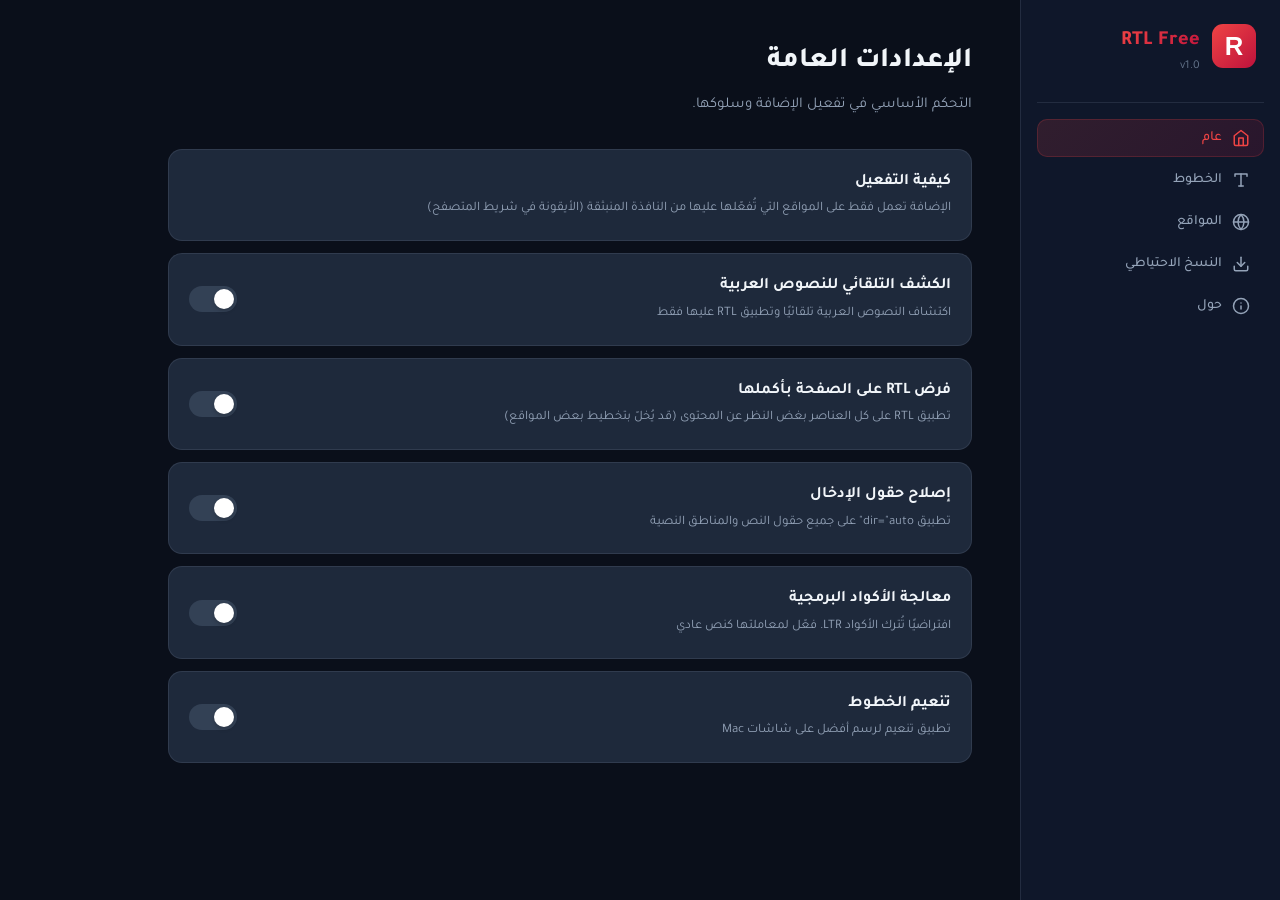
<file: options.html>
<!DOCTYPE html>
<html lang="ar" dir="rtl">
<head>
  <meta charset="UTF-8">
  <title>RTL Free — الإعدادات المتقدمة</title>
  <link rel="preconnect" href="https://fonts.googleapis.com">
  <link rel="preconnect" href="https://fonts.gstatic.com" crossorigin>
  <link href="https://fonts.googleapis.com/css2?family=Tajawal:wght@400;500;700;800&family=Cairo:wght@400;600;800&family=JetBrains+Mono:wght@400;600&display=swap" rel="stylesheet">
  <link rel="stylesheet" href="options.css">
</head>
<body>
  <div class="container">

    <aside class="sidebar">
      <div class="sidebar-brand">
        <div class="logo-big">
          <svg viewBox="0 0 48 48" width="44" height="44">
            <defs>
              <linearGradient id="gOpts" x1="0%" y1="0%" x2="100%" y2="100%">
                <stop offset="0%" stop-color="#ef4444"/>
                <stop offset="100%" stop-color="#be123c"/>
              </linearGradient>
            </defs>
            <rect width="48" height="48" rx="12" fill="url(#gOpts)"/>
            <text x="24" y="34" text-anchor="middle" fill="white" font-size="28" font-weight="800" font-family="Arial, sans-serif">R</text>
          </svg>
        </div>
        <div>
          <h1>RTL Free</h1>
          <p>v1.0</p>
        </div>
      </div>
      <nav class="nav">
        <button class="nav-item active" data-tab="general">
          <svg width="18" height="18" viewBox="0 0 24 24" fill="none" stroke="currentColor" stroke-width="2" stroke-linecap="round" stroke-linejoin="round"><path d="M3 9l9-7 9 7v11a2 2 0 0 1-2 2H5a2 2 0 0 1-2-2z"/><polyline points="9 22 9 12 15 12 15 22"/></svg>
          عام
        </button>
        <button class="nav-item" data-tab="typography">
          <svg width="18" height="18" viewBox="0 0 24 24" fill="none" stroke="currentColor" stroke-width="2" stroke-linecap="round" stroke-linejoin="round"><polyline points="4 7 4 4 20 4 20 7"/><line x1="9" y1="20" x2="15" y2="20"/><line x1="12" y1="4" x2="12" y2="20"/></svg>
          الخطوط
        </button>
        <button class="nav-item" data-tab="sites">
          <svg width="18" height="18" viewBox="0 0 24 24" fill="none" stroke="currentColor" stroke-width="2" stroke-linecap="round" stroke-linejoin="round"><circle cx="12" cy="12" r="10"/><line x1="2" y1="12" x2="22" y2="12"/><path d="M12 2a15.3 15.3 0 0 1 4 10 15.3 15.3 0 0 1-4 10 15.3 15.3 0 0 1-4-10 15.3 15.3 0 0 1 4-10z"/></svg>
          المواقع
        </button>
        <button class="nav-item" data-tab="backup">
          <svg width="18" height="18" viewBox="0 0 24 24" fill="none" stroke="currentColor" stroke-width="2" stroke-linecap="round" stroke-linejoin="round"><path d="M21 15v4a2 2 0 0 1-2 2H5a2 2 0 0 1-2-2v-4"/><polyline points="7 10 12 15 17 10"/><line x1="12" y1="15" x2="12" y2="3"/></svg>
          النسخ الاحتياطي
        </button>
        <button class="nav-item" data-tab="about">
          <svg width="18" height="18" viewBox="0 0 24 24" fill="none" stroke="currentColor" stroke-width="2" stroke-linecap="round" stroke-linejoin="round"><circle cx="12" cy="12" r="10"/><line x1="12" y1="16" x2="12" y2="12"/><line x1="12" y1="8" x2="12.01" y2="8"/></svg>
          حول
        </button>
      </nav>
    </aside>

    <main class="content">

      <!-- ============ Welcome ============ -->
      <div id="welcome" class="welcome hidden">
        <div class="welcome-card">
          <div class="welcome-emoji">أهلًا بك</div>
          <h2>مرحبًا بك في RTL Free</h2>
          <p class="welcome-credit">تصميم: <strong>شؤون إسلامية</strong></p>
          <p>إضافة احترافية لإصلاح اتجاه النصوص العربية وتخصيص الخطوط على جميع المواقع.</p>
          <ul class="features-list">
            <li>كشف تلقائي للنصوص العربية والعبرية والفارسية والأردية</li>
            <li>4 خطوط عربية احترافية منتقاة + دعم خطوط النظام</li>
            <li>تحكم كامل في الحجم والتباعد والسُمك</li>
            <li>زرّ واحد كبير لتفعيل/تعطيل الإضافة بسرعة على أي موقع</li>
            <li>إعدادات مخصصة لكل موقع</li>
            <li>دعم Shadow DOM والمحتوى الديناميكي</li>
          </ul>
          <button class="btn btn-primary" id="btnStartUsing">ابدأ الاستخدام</button>
        </div>
      </div>

      <!-- ============ General ============ -->
      <section class="tab-content active" id="tab-general">
        <h2 class="tab-title">الإعدادات العامة</h2>
        <p class="tab-desc">التحكم الأساسي في تفعيل الإضافة وسلوكها.</p>

        <div class="setting">
          <div class="setting-info">
            <h3>كيفية التفعيل</h3>
            <p>الإضافة تعمل فقط على المواقع التي تُفعّلها عليها من النافذة المنبثقة (الأيقونة في شريط المتصفح)</p>
          </div>
        </div>

        <div class="setting">
          <div class="setting-info">
            <h3>الكشف التلقائي للنصوص العربية</h3>
            <p>اكتشاف النصوص العربية تلقائيًا وتطبيق RTL عليها فقط</p>
          </div>
          <label class="switch">
            <input type="checkbox" id="autoDetect">
            <span class="slider"></span>
          </label>
        </div>

        <div class="setting">
          <div class="setting-info">
            <h3>فرض RTL على الصفحة بأكملها</h3>
            <p>تطبيق RTL على كل العناصر بغض النظر عن المحتوى (قد يُخلّ بتخطيط بعض المواقع)</p>
          </div>
          <label class="switch">
            <input type="checkbox" id="forceRTL">
            <span class="slider"></span>
          </label>
        </div>

        <div class="setting">
          <div class="setting-info">
            <h3>إصلاح حقول الإدخال</h3>
            <p>تطبيق dir="auto" على جميع حقول النص والمناطق النصية</p>
          </div>
          <label class="switch">
            <input type="checkbox" id="fixInputs">
            <span class="slider"></span>
          </label>
        </div>

        <div class="setting">
          <div class="setting-info">
            <h3>معالجة الأكواد البرمجية</h3>
            <p>افتراضيًا تُترك الأكواد LTR. فعّل لمعاملتها كنص عادي</p>
          </div>
          <label class="switch">
            <input type="checkbox" id="fixCode">
            <span class="slider"></span>
          </label>
        </div>

        <div class="setting">
          <div class="setting-info">
            <h3>تنعيم الخطوط</h3>
            <p>تطبيق تنعيم لرسم أفضل على شاشات Mac</p>
          </div>
          <label class="switch">
            <input type="checkbox" id="smoothFonts">
            <span class="slider"></span>
          </label>
        </div>
      </section>

      <!-- ============ Typography ============ -->
      <section class="tab-content" id="tab-typography">
        <h2 class="tab-title">الخطوط والطباعة</h2>
        <p class="tab-desc">اختر من الخطوط المنتقاة، أو استخدم خطًا من نظامك، وتحكّم بدقة في كل التفاصيل.</p>

        <div class="setting-block">
          <label>الخط الافتراضي</label>
          <select id="fontFamily" class="select-lg"></select>

          <div class="custom-font-box" id="customFontBox" hidden>
            <div class="custom-font-row">
              <input type="text" id="customFontName" class="input-lg" placeholder="اكتب اسم الخط من نظامك (أو اكتشفه تلقائيًا)">
              <button class="btn btn-primary" id="btnDetectFonts" type="button">
                <svg viewBox="0 0 24 24" width="18" height="18" fill="none" stroke="currentColor" stroke-width="2" stroke-linecap="round" stroke-linejoin="round">
                  <circle cx="11" cy="11" r="8"/><line x1="21" y1="21" x2="16.65" y2="16.65"/>
                </svg>
                اكتشاف خطوط النظام
              </button>
            </div>
            <div class="detected-fonts" id="detectedFonts" hidden></div>
            <p class="hint" id="detectHint">اضغط «اكتشاف خطوط النظام» لفحص كل الخطوط المثبّتة على جهازك وعرضها بمعاينة حيّة. أمثلة: Sakkal Majalla, Traditional Arabic, Dubai, Segoe UI.</p>
          </div>

          <div class="preview-large" id="previewLarge">
            <div class="pv-title">بسم الله الرحمن الرحيم</div>
            <div class="pv-body">
              الحمد لله رب العالمين، الرحمن الرحيم، مالك يوم الدين. إياك نعبد وإياك نستعين،
              اهدنا الصراط المستقيم، صراط الذين أنعمت عليهم غير المغضوب عليهم ولا الضالين.
            </div>
            <div class="pv-numbers">الأرقام: ٠١٢٣٤٥٦٧٨٩ · 0123456789</div>
            <div class="pv-mixed">النص المختلط: Hello مرحبًا World عالم!</div>
          </div>
        </div>

        <div class="grid-2">
          <div class="setting-block">
            <label>حجم الخط: <span id="fontSizeVal">100%</span></label>
            <input type="range" id="fontSize" class="range" min="60" max="200" step="5">
          </div>
          <div class="setting-block">
            <label>سُمك الخط: <span id="fontWeightVal">400</span></label>
            <input type="range" id="fontWeight" class="range" min="300" max="800" step="100">
          </div>
          <div class="setting-block">
            <label>تباعد الأسطر: <span id="lineHeightVal">1.8</span></label>
            <input type="range" id="lineHeight" class="range" min="1" max="3" step="0.1">
          </div>
          <div class="setting-block">
            <label>تباعد الأحرف: <span id="letterSpacingVal">0</span></label>
            <input type="range" id="letterSpacing" class="range" min="-0.05" max="0.2" step="0.01">
          </div>
        </div>

        <div class="setting">
          <div class="setting-info">
            <h3>إخفاء التشكيل (الحركات)</h3>
            <p>إخفاء الفتحة والضمة والكسرة والسكون والشدة</p>
          </div>
          <label class="switch">
            <input type="checkbox" id="hideTashkeel">
            <span class="slider"></span>
          </label>
        </div>

        <div class="setting-block">
          <label>نوع الأرقام</label>
          <div class="segmented large">
            <input type="radio" name="numerals" id="opt-num-none" value="none">
            <label for="opt-num-none">كما هي</label>
            <input type="radio" name="numerals" id="opt-num-hindi" value="hindi">
            <label for="opt-num-hindi">عربية ١٢٣</label>
            <input type="radio" name="numerals" id="opt-num-arabic" value="arabic">
            <label for="opt-num-arabic">لاتينية 123</label>
          </div>
        </div>
      </section>

      <!-- ============ Sites ============ -->
      <section class="tab-content" id="tab-sites">
        <h2 class="tab-title">المواقع المُفعَّلة</h2>
        <p class="tab-desc">الإضافة تعمل فقط على المواقع المُدرجة هنا. الطريقة الأسهل: افتح الموقع واضغط أيقونة RTL Free ثم زر التفعيل.</p>

        <div class="setting-block">
          <label>
            <h3 style="margin-bottom:4px">إضافة موقع يدويًا</h3>
            <span class="hint">أدخل النطاق بدون http. مثال: <code>shuounislamiya.org</code></span>
          </label>
          <div class="tag-input" id="enabledSitesBox">
            <input type="text" id="enabledSiteInput" placeholder="أدخل النطاق واضغط Enter">
          </div>
        </div>
      </section>

      <!-- ============ Backup ============ -->
      <section class="tab-content" id="tab-backup">
        <h2 class="tab-title">النسخ الاحتياطي</h2>
        <p class="tab-desc">استورد أو صدّر جميع إعداداتك.</p>

        <div class="grid-2">
          <div class="action-card">
            <svg width="32" height="32" viewBox="0 0 24 24" fill="none" stroke="currentColor" stroke-width="2" stroke-linecap="round" stroke-linejoin="round"><path d="M21 15v4a2 2 0 0 1-2 2H5a2 2 0 0 1-2-2v-4"/><polyline points="7 10 12 15 17 10"/><line x1="12" y1="15" x2="12" y2="3"/></svg>
            <h3>تصدير الإعدادات</h3>
            <p>حفظ إعداداتك في ملف JSON</p>
            <button class="btn btn-secondary" id="btnExport">تصدير</button>
          </div>
          <div class="action-card">
            <svg width="32" height="32" viewBox="0 0 24 24" fill="none" stroke="currentColor" stroke-width="2" stroke-linecap="round" stroke-linejoin="round"><path d="M21 15v4a2 2 0 0 1-2 2H5a2 2 0 0 1-2-2v-4"/><polyline points="17 8 12 3 7 8"/><line x1="12" y1="3" x2="12" y2="15"/></svg>
            <h3>استيراد الإعدادات</h3>
            <p>استعادة من ملف JSON محفوظ</p>
            <input type="file" id="fileImport" accept=".json" style="display:none">
            <button class="btn btn-secondary" id="btnImport">استيراد</button>
          </div>
          <div class="action-card danger">
            <svg width="32" height="32" viewBox="0 0 24 24" fill="none" stroke="currentColor" stroke-width="2" stroke-linecap="round" stroke-linejoin="round"><polyline points="3 6 5 6 21 6"/><path d="M19 6l-1 14a2 2 0 0 1-2 2H8a2 2 0 0 1-2-2L5 6"/></svg>
            <h3>إعادة التعيين</h3>
            <p>حذف جميع الإعدادات والعودة للافتراضي</p>
            <button class="btn btn-danger" id="btnResetAll">إعادة التعيين</button>
          </div>
        </div>
      </section>

      <!-- ============ About ============ -->
      <section class="tab-content" id="tab-about">
        <h2 class="tab-title">حول الإضافة</h2>
        <div class="about">
          <div class="about-hero">
            <div class="logo-xl">
              <svg viewBox="0 0 64 64" width="64" height="64">
                <defs>
                  <linearGradient id="gAbout" x1="0%" y1="0%" x2="100%" y2="100%">
                    <stop offset="0%" stop-color="#ef4444"/>
                    <stop offset="100%" stop-color="#be123c"/>
                  </linearGradient>
                </defs>
                <rect width="64" height="64" rx="16" fill="url(#gAbout)"/>
                <text x="32" y="45" text-anchor="middle" fill="white" font-size="38" font-weight="800" font-family="Arial, sans-serif">R</text>
              </svg>
            </div>
            <h1>RTL Free</h1>
            <p class="version">الإصدار 1.0.0</p>
            <p class="tagline">إضافة احترافية مجانية لإصلاح اتجاه النصوص العربية وتخصيص الخطوط على جميع المواقع</p>
            <div class="designed-badge">
              <svg width="18" height="18" viewBox="0 0 24 24" fill="none" stroke="currentColor" stroke-width="2" stroke-linecap="round" stroke-linejoin="round"><path d="M12 2l2.4 7.4H22l-6.2 4.5L18.2 22 12 17.3 5.8 22l2.4-8.1L2 9.4h7.6z"/></svg>
              <span>تصميم: <strong>شؤون إسلامية</strong></span>
            </div>
          </div>

          <div class="about-features">
            <h3>المميزات</h3>
            <ul>
              <li>محرك كشف ذكي للاتجاه يدعم العربية والعبرية والفارسية والأردية والكردية</li>
              <li>4 خطوط عربية احترافية (Google Fonts) + كاشف ذكي لخطوط النظام</li>
              <li>دعم كامل للـ Shadow DOM والمحتوى الديناميكي</li>
              <li>ملفات تعريف مخصصة لكل موقع</li>
              <li>CSS مخصص للمتقدمين</li>
              <li>قائمة سياقية (نقرة يمين) للوصول السريع للإعدادات</li>
              <li>حفظ ومزامنة الإعدادات</li>
              <li>حماية الأكواد البرمجية من التقلب</li>
              <li>تحويل الأرقام بين العربية والهندية</li>
              <li>إخفاء/إظهار التشكيل</li>
              <li>بدون تتبع · بدون إعلانات · مجاني بالكامل</li>
            </ul>
          </div>

          <div class="about-privacy">
            <h3>الخصوصية</h3>
            <p>لا تجمع الإضافة أي بيانات شخصية. جميع الإعدادات تُحفظ محليًا على جهازك فقط. الاتصال الوحيد بالخارج هو لتحميل خطوط Google Fonts عند الحاجة.</p>
          </div>

          <div class="about-credit">
            <h3>تصميم وإصدار</h3>
            <p>هذه الإضافة من تصميم وإعداد <strong>شؤون إسلامية</strong> — خدمةً للمحتوى العربي ودعمًا لسهولة القراءة لطلاب العلم والمستخدمين العرب على جميع المواقع.</p>
            <p class="credit-sub">نسأل الله أن يجعلها في ميزان حسناتكم · صدقة جارية لكل من استفاد منها.</p>
          </div>
        </div>
      </section>

    </main>
  </div>

  <div class="toast" id="toast"></div>

  <script src="options.js"></script>
</body>
</html>
</file>
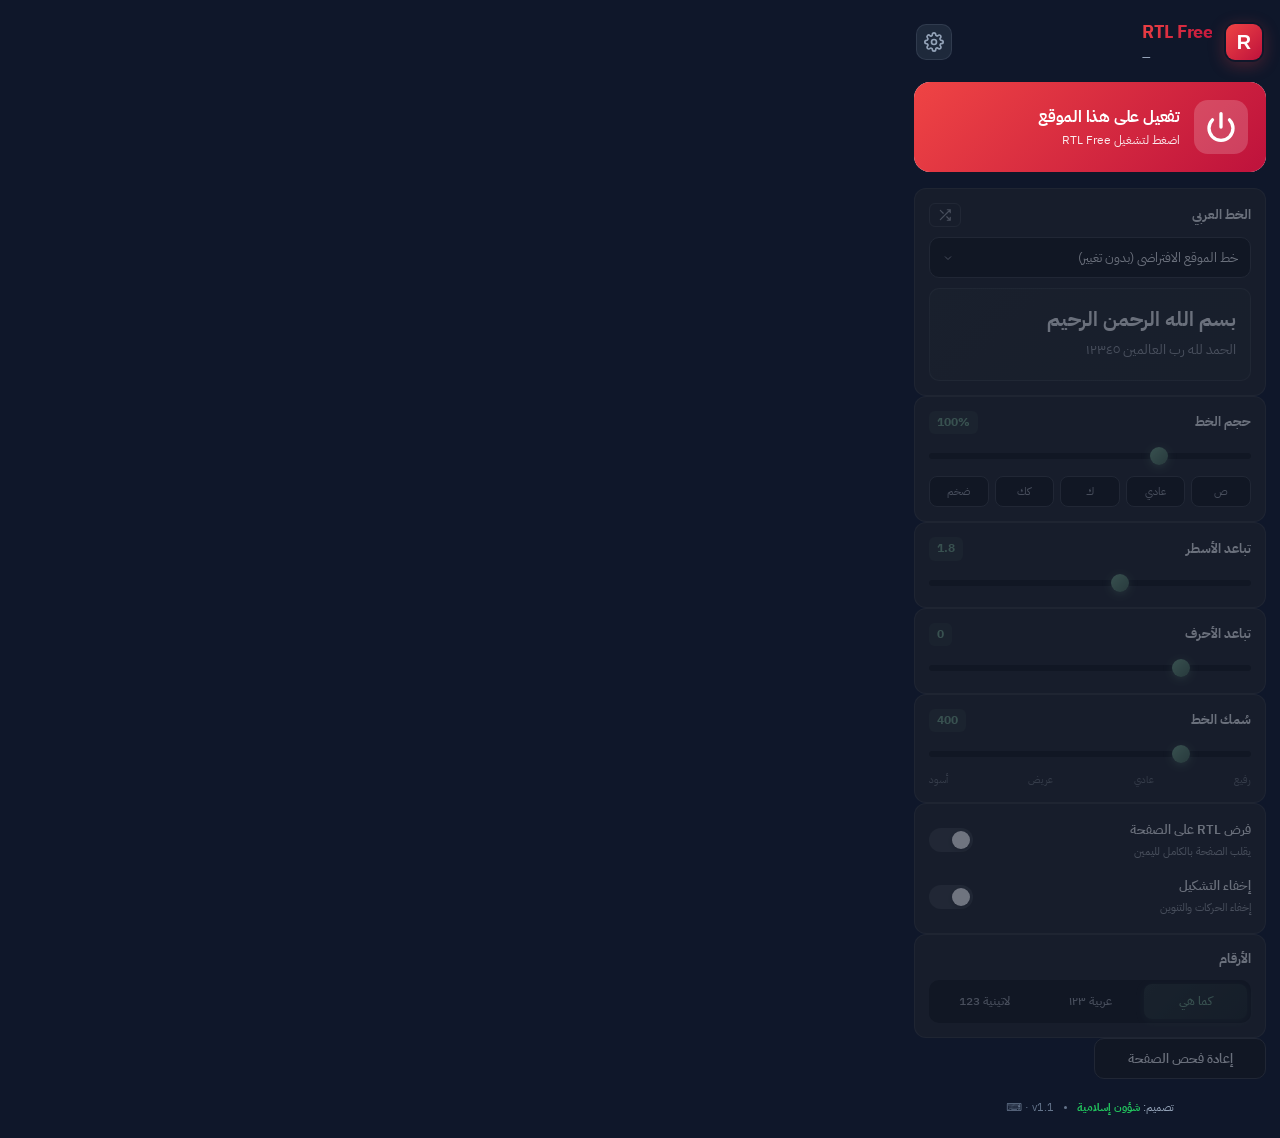
<file: popup.html>
<!DOCTYPE html>
<html lang="ar" dir="rtl">
<head>
  <meta charset="UTF-8">
  <title>RTL Free</title>
  <link rel="preconnect" href="https://fonts.googleapis.com">
  <link rel="preconnect" href="https://fonts.gstatic.com" crossorigin>
  <link href="https://fonts.googleapis.com/css2?family=Tajawal:wght@400;500;700;800&family=IBM+Plex+Sans+Arabic:wght@400;500;700&display=swap" rel="stylesheet">
  <link rel="stylesheet" href="popup.css">
</head>
<body class="state-off">
  <div class="app">

    <header class="hero">
      <div class="brand">
        <div class="logo">
          <svg viewBox="0 0 40 40" width="36" height="36">
            <defs>
              <linearGradient id="gR" x1="0%" y1="0%" x2="100%" y2="100%">
                <stop offset="0%" stop-color="#ef4444"/>
                <stop offset="100%" stop-color="#be123c"/>
              </linearGradient>
            </defs>
            <rect width="40" height="40" rx="10" fill="url(#gR)"/>
            <text x="20" y="28" text-anchor="middle" fill="white" font-size="22" font-weight="800" font-family="Arial, sans-serif">R</text>
          </svg>
        </div>
        <div class="brand-text">
          <h1>RTL Free</h1>
          <p id="currentSite">—</p>
        </div>
      </div>
      <button class="icon-btn" id="btnOptions" title="الإعدادات المتقدمة" aria-label="الإعدادات المتقدمة">
        <svg viewBox="0 0 24 24" width="20" height="20" fill="none" stroke="currentColor" stroke-width="2" stroke-linecap="round" stroke-linejoin="round">
          <circle cx="12" cy="12" r="3"/>
          <path d="M19.4 15a1.65 1.65 0 0 0 .33 1.82l.06.06a2 2 0 1 1-2.83 2.83l-.06-.06a1.65 1.65 0 0 0-1.82-.33 1.65 1.65 0 0 0-1 1.51V21a2 2 0 0 1-4 0v-.09A1.65 1.65 0 0 0 9 19.4a1.65 1.65 0 0 0-1.82.33l-.06.06a2 2 0 1 1-2.83-2.83l.06-.06a1.65 1.65 0 0 0 .33-1.82 1.65 1.65 0 0 0-1.51-1H3a2 2 0 0 1 0-4h.09A1.65 1.65 0 0 0 4.6 9a1.65 1.65 0 0 0-.33-1.82l-.06-.06a2 2 0 1 1 2.83-2.83l.06.06a1.65 1.65 0 0 0 1.82.33H9a1.65 1.65 0 0 0 1-1.51V3a2 2 0 0 1 4 0v.09a1.65 1.65 0 0 0 1 1.51 1.65 1.65 0 0 0 1.82-.33l.06-.06a2 2 0 1 1 2.83 2.83l-.06.06a1.65 1.65 0 0 0-.33 1.82V9a1.65 1.65 0 0 0 1.51 1H21a2 2 0 0 1 0 4h-.09a1.65 1.65 0 0 0-1.51 1z"/>
        </svg>
      </button>
    </header>

    <!-- ============ الزر الرئيسي الكبير ============ -->
    <section class="main-toggle">
      <button class="big-toggle" id="mainToggle">
        <div class="big-toggle-icon" id="toggleIcon">
          <!-- أيقونة ديناميكية -->
          <svg class="icon-off" viewBox="0 0 24 24" width="32" height="32" fill="none" stroke="currentColor" stroke-width="2.5" stroke-linecap="round" stroke-linejoin="round">
            <path d="M18.36 6.64a9 9 0 1 1-12.73 0"/>
            <line x1="12" y1="2" x2="12" y2="12"/>
          </svg>
          <svg class="icon-on" viewBox="0 0 24 24" width="32" height="32" fill="none" stroke="currentColor" stroke-width="2.5" stroke-linecap="round" stroke-linejoin="round">
            <polyline points="20 6 9 17 4 12"/>
          </svg>
        </div>
        <div class="big-toggle-text">
          <h2 id="toggleTitle">تفعيل على هذا الموقع</h2>
          <p id="toggleSub">اضغط لتشغيل RTL Free</p>
        </div>
      </button>
    </section>

    <!-- ============ الإعدادات (تظهر عند التفعيل) ============ -->
    <div class="settings" id="settingsWrap">

      <section class="card">
        <div class="card-header">
          <h3>الخط العربي</h3>
          <button class="chip" id="fontShuffle" title="تبديل الخط">
            <svg viewBox="0 0 24 24" width="14" height="14" fill="none" stroke="currentColor" stroke-width="2" stroke-linecap="round">
              <path d="M16 3h5v5M4 20L21 3M21 16v5h-5M15 15l6 6M4 4l5 5"/>
            </svg>
          </button>
        </div>
        <select id="fontFamily" class="select">
          <option value="site">خط الموقع الافتراضي (بدون تغيير)</option>
          <option value="IBM Plex Sans Arabic">IBM Plex Sans Arabic</option>
          <option value="Tajawal">Tajawal — تجوّل</option>
          <option value="Amiri">Amiri — أميري</option>
          <option value="Vazirmatn">Vazirmatn — وزیرمتن</option>
          <option value="__custom__">— خط مخصّص من النظام —</option>
        </select>

        <div class="custom-font" id="customFontBox" hidden>
          <div class="custom-font-head">
            <input type="text" id="customFontName" placeholder="اسم الخط (أو اكتشفه تلقائيًا)">
            <button class="detect-btn" id="btnDetectFonts" title="اكتشاف خطوط النظام المثبَّتة">
              <svg viewBox="0 0 24 24" width="16" height="16" fill="none" stroke="currentColor" stroke-width="2" stroke-linecap="round" stroke-linejoin="round">
                <circle cx="11" cy="11" r="8"/>
                <line x1="21" y1="21" x2="16.65" y2="16.65"/>
              </svg>
              اكتشاف
            </button>
          </div>
          <div class="detected-fonts" id="detectedFonts" hidden></div>
          <p class="hint-sm" id="detectHint">اضغط «اكتشاف» لعرض كل الخطوط المتاحة على جهازك</p>
        </div>

        <div class="preview" id="preview">
          <div class="preview-main">بسم الله الرحمن الرحيم</div>
          <div class="preview-sub">الحمد لله رب العالمين ١٢٣٤٥</div>
        </div>
      </section>

      <section class="card">
        <div class="card-header">
          <h3>حجم الخط</h3>
          <span class="value" id="fontSizeVal">100%</span>
        </div>
        <input type="range" id="fontSize" min="70" max="180" step="5" value="100" class="range">
        <div class="quick-sizes">
          <button class="size-btn" data-size="85">ص</button>
          <button class="size-btn" data-size="100">عادي</button>
          <button class="size-btn" data-size="115">ك</button>
          <button class="size-btn" data-size="130">كك</button>
          <button class="size-btn" data-size="150">ضخم</button>
        </div>
      </section>

      <section class="card">
        <div class="card-header">
          <h3>تباعد الأسطر</h3>
          <span class="value" id="lineHeightVal">1.8</span>
        </div>
        <input type="range" id="lineHeight" min="1" max="3" step="0.1" value="1.8" class="range">
      </section>

      <section class="card">
        <div class="card-header">
          <h3>تباعد الأحرف</h3>
          <span class="value" id="letterSpacingVal">0</span>
        </div>
        <input type="range" id="letterSpacing" min="-0.05" max="0.2" step="0.01" value="0" class="range">
      </section>

      <section class="card">
        <div class="card-header">
          <h3>سُمك الخط</h3>
          <span class="value" id="fontWeightVal">400</span>
        </div>
        <input type="range" id="fontWeight" min="300" max="800" step="100" value="400" class="range">
        <div class="weight-scale">
          <span>رفيع</span>
          <span>عادي</span>
          <span>عريض</span>
          <span>أسود</span>
        </div>
      </section>

      <section class="card compact">
        <div class="row">
          <div class="row-info">
            <h3>فرض RTL على الصفحة</h3>
            <p>يقلب الصفحة بالكامل لليمين</p>
          </div>
          <label class="switch">
            <input type="checkbox" id="forceRTL">
            <span class="slider"></span>
          </label>
        </div>
        <div class="row">
          <div class="row-info">
            <h3>إخفاء التشكيل</h3>
            <p>إخفاء الحركات والتنوين</p>
          </div>
          <label class="switch">
            <input type="checkbox" id="hideTashkeel">
            <span class="slider"></span>
          </label>
        </div>
      </section>

      <section class="card">
        <div class="card-header">
          <h3>الأرقام</h3>
        </div>
        <div class="segmented">
          <input type="radio" name="numerals" id="num-none" value="none" checked>
          <label for="num-none">كما هي</label>
          <input type="radio" name="numerals" id="num-hindi" value="hindi">
          <label for="num-hindi">عربية ١٢٣</label>
          <input type="radio" name="numerals" id="num-arabic" value="arabic">
          <label for="num-arabic">لاتينية 123</label>
        </div>
      </section>

      <div class="actions">
        <button class="btn btn-secondary" id="btnRescan">إعادة فحص الصفحة</button>
      </div>

    </div>

    <footer class="footer">
      <span class="designed-by">تصميم: <strong>شؤون إسلامية</strong></span>
      <span class="dot"></span>
      <span title="اختصار: Alt+Shift+R للتفعيل/التعطيل · Alt+Shift+F لتبديل الخط">v1.1 · ⌨</span>
    </footer>
  </div>

  <script src="popup.js"></script>
</body>
</html>
</file>
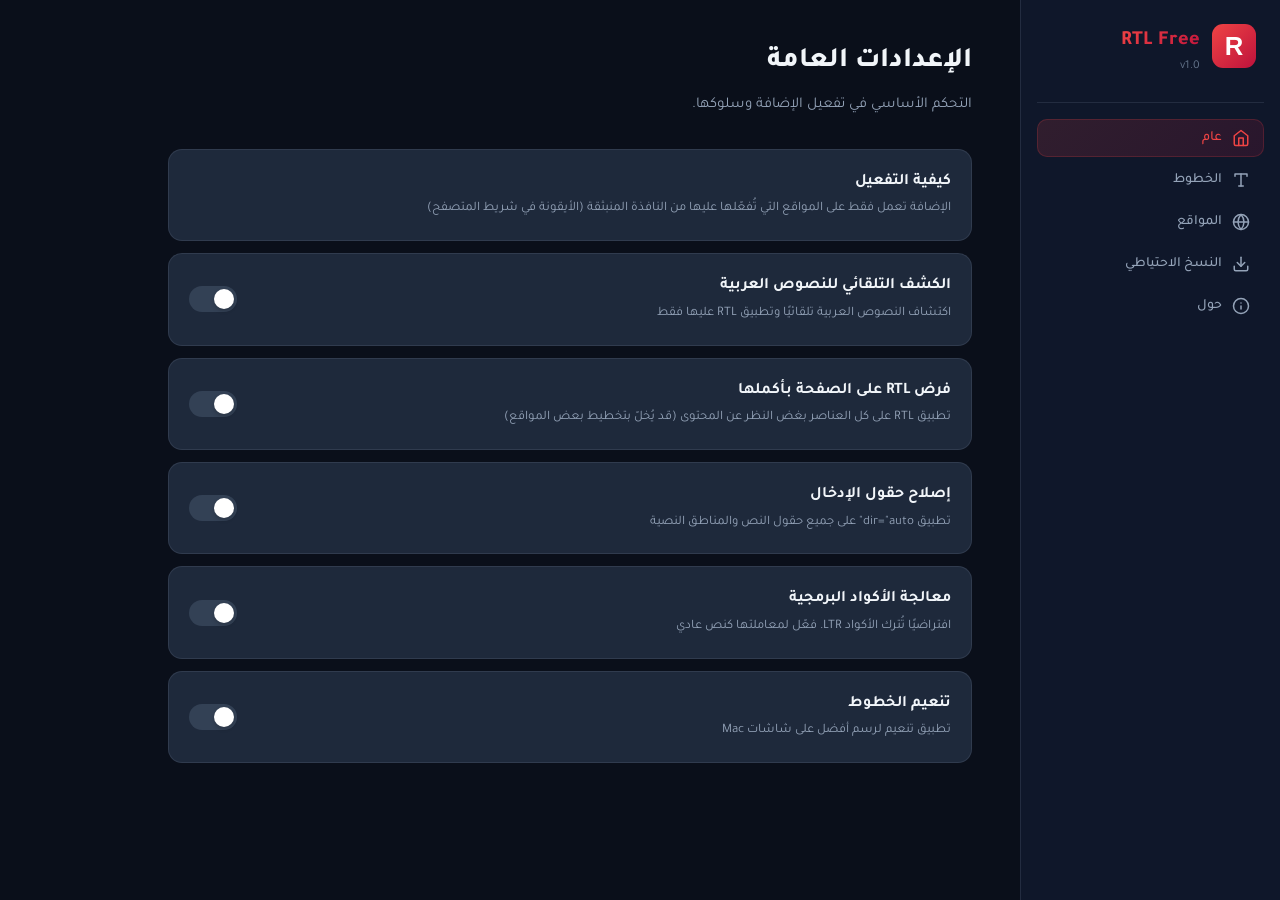
<file: chrome/options.html>
<!DOCTYPE html>
<html lang="ar" dir="rtl">
<head>
  <meta charset="UTF-8">
  <title>RTL Free — الإعدادات المتقدمة</title>
  <link rel="preconnect" href="https://fonts.googleapis.com">
  <link rel="preconnect" href="https://fonts.gstatic.com" crossorigin>
  <link href="https://fonts.googleapis.com/css2?family=Tajawal:wght@400;500;700;800&family=Cairo:wght@400;600;800&family=JetBrains+Mono:wght@400;600&display=swap" rel="stylesheet">
  <link rel="stylesheet" href="options.css">
</head>
<body>
  <div class="container">

    <aside class="sidebar">
      <div class="sidebar-brand">
        <div class="logo-big">
          <svg viewBox="0 0 48 48" width="44" height="44">
            <defs>
              <linearGradient id="gOpts" x1="0%" y1="0%" x2="100%" y2="100%">
                <stop offset="0%" stop-color="#ef4444"/>
                <stop offset="100%" stop-color="#be123c"/>
              </linearGradient>
            </defs>
            <rect width="48" height="48" rx="12" fill="url(#gOpts)"/>
            <text x="24" y="34" text-anchor="middle" fill="white" font-size="28" font-weight="800" font-family="Arial, sans-serif">R</text>
          </svg>
        </div>
        <div>
          <h1>RTL Free</h1>
          <p>v1.0</p>
        </div>
      </div>
      <nav class="nav">
        <button class="nav-item active" data-tab="general">
          <svg width="18" height="18" viewBox="0 0 24 24" fill="none" stroke="currentColor" stroke-width="2" stroke-linecap="round" stroke-linejoin="round"><path d="M3 9l9-7 9 7v11a2 2 0 0 1-2 2H5a2 2 0 0 1-2-2z"/><polyline points="9 22 9 12 15 12 15 22"/></svg>
          عام
        </button>
        <button class="nav-item" data-tab="typography">
          <svg width="18" height="18" viewBox="0 0 24 24" fill="none" stroke="currentColor" stroke-width="2" stroke-linecap="round" stroke-linejoin="round"><polyline points="4 7 4 4 20 4 20 7"/><line x1="9" y1="20" x2="15" y2="20"/><line x1="12" y1="4" x2="12" y2="20"/></svg>
          الخطوط
        </button>
        <button class="nav-item" data-tab="sites">
          <svg width="18" height="18" viewBox="0 0 24 24" fill="none" stroke="currentColor" stroke-width="2" stroke-linecap="round" stroke-linejoin="round"><circle cx="12" cy="12" r="10"/><line x1="2" y1="12" x2="22" y2="12"/><path d="M12 2a15.3 15.3 0 0 1 4 10 15.3 15.3 0 0 1-4 10 15.3 15.3 0 0 1-4-10 15.3 15.3 0 0 1 4-10z"/></svg>
          المواقع
        </button>
        <button class="nav-item" data-tab="backup">
          <svg width="18" height="18" viewBox="0 0 24 24" fill="none" stroke="currentColor" stroke-width="2" stroke-linecap="round" stroke-linejoin="round"><path d="M21 15v4a2 2 0 0 1-2 2H5a2 2 0 0 1-2-2v-4"/><polyline points="7 10 12 15 17 10"/><line x1="12" y1="15" x2="12" y2="3"/></svg>
          النسخ الاحتياطي
        </button>
        <button class="nav-item" data-tab="about">
          <svg width="18" height="18" viewBox="0 0 24 24" fill="none" stroke="currentColor" stroke-width="2" stroke-linecap="round" stroke-linejoin="round"><circle cx="12" cy="12" r="10"/><line x1="12" y1="16" x2="12" y2="12"/><line x1="12" y1="8" x2="12.01" y2="8"/></svg>
          حول
        </button>
      </nav>
    </aside>

    <main class="content">

      <!-- ============ Welcome ============ -->
      <div id="welcome" class="welcome hidden">
        <div class="welcome-card">
          <div class="welcome-emoji">أهلًا بك</div>
          <h2>مرحبًا بك في RTL Free</h2>
          <p class="welcome-credit">تصميم: <strong>شؤون إسلامية</strong></p>
          <p>إضافة احترافية لإصلاح اتجاه النصوص العربية وتخصيص الخطوط على جميع المواقع.</p>
          <ul class="features-list">
            <li>كشف تلقائي للنصوص العربية والعبرية والفارسية والأردية</li>
            <li>4 خطوط عربية احترافية منتقاة + دعم خطوط النظام</li>
            <li>تحكم كامل في الحجم والتباعد والسُمك</li>
            <li>زرّ واحد كبير لتفعيل/تعطيل الإضافة بسرعة على أي موقع</li>
            <li>إعدادات مخصصة لكل موقع</li>
            <li>دعم Shadow DOM والمحتوى الديناميكي</li>
          </ul>
          <button class="btn btn-primary" id="btnStartUsing">ابدأ الاستخدام</button>
        </div>
      </div>

      <!-- ============ General ============ -->
      <section class="tab-content active" id="tab-general">
        <h2 class="tab-title">الإعدادات العامة</h2>
        <p class="tab-desc">التحكم الأساسي في تفعيل الإضافة وسلوكها.</p>

        <div class="setting">
          <div class="setting-info">
            <h3>كيفية التفعيل</h3>
            <p>الإضافة تعمل فقط على المواقع التي تُفعّلها عليها من النافذة المنبثقة (الأيقونة في شريط المتصفح)</p>
          </div>
        </div>

        <div class="setting">
          <div class="setting-info">
            <h3>الكشف التلقائي للنصوص العربية</h3>
            <p>اكتشاف النصوص العربية تلقائيًا وتطبيق RTL عليها فقط</p>
          </div>
          <label class="switch">
            <input type="checkbox" id="autoDetect">
            <span class="slider"></span>
          </label>
        </div>

        <div class="setting">
          <div class="setting-info">
            <h3>فرض RTL على الصفحة بأكملها</h3>
            <p>تطبيق RTL على كل العناصر بغض النظر عن المحتوى (قد يُخلّ بتخطيط بعض المواقع)</p>
          </div>
          <label class="switch">
            <input type="checkbox" id="forceRTL">
            <span class="slider"></span>
          </label>
        </div>

        <div class="setting">
          <div class="setting-info">
            <h3>إصلاح حقول الإدخال</h3>
            <p>تطبيق dir="auto" على جميع حقول النص والمناطق النصية</p>
          </div>
          <label class="switch">
            <input type="checkbox" id="fixInputs">
            <span class="slider"></span>
          </label>
        </div>

        <div class="setting">
          <div class="setting-info">
            <h3>معالجة الأكواد البرمجية</h3>
            <p>افتراضيًا تُترك الأكواد LTR. فعّل لمعاملتها كنص عادي</p>
          </div>
          <label class="switch">
            <input type="checkbox" id="fixCode">
            <span class="slider"></span>
          </label>
        </div>

        <div class="setting">
          <div class="setting-info">
            <h3>تنعيم الخطوط</h3>
            <p>تطبيق تنعيم لرسم أفضل على شاشات Mac</p>
          </div>
          <label class="switch">
            <input type="checkbox" id="smoothFonts">
            <span class="slider"></span>
          </label>
        </div>
      </section>

      <!-- ============ Typography ============ -->
      <section class="tab-content" id="tab-typography">
        <h2 class="tab-title">الخطوط والطباعة</h2>
        <p class="tab-desc">اختر من الخطوط المنتقاة، أو استخدم خطًا من نظامك، وتحكّم بدقة في كل التفاصيل.</p>

        <div class="setting-block">
          <label>الخط الافتراضي</label>
          <select id="fontFamily" class="select-lg"></select>

          <div class="custom-font-box" id="customFontBox" hidden>
            <div class="custom-font-row">
              <input type="text" id="customFontName" class="input-lg" placeholder="اكتب اسم الخط من نظامك (أو اكتشفه تلقائيًا)">
              <button class="btn btn-primary" id="btnDetectFonts" type="button">
                <svg viewBox="0 0 24 24" width="18" height="18" fill="none" stroke="currentColor" stroke-width="2" stroke-linecap="round" stroke-linejoin="round">
                  <circle cx="11" cy="11" r="8"/><line x1="21" y1="21" x2="16.65" y2="16.65"/>
                </svg>
                اكتشاف خطوط النظام
              </button>
            </div>
            <div class="detected-fonts" id="detectedFonts" hidden></div>
            <p class="hint" id="detectHint">اضغط «اكتشاف خطوط النظام» لفحص كل الخطوط المثبّتة على جهازك وعرضها بمعاينة حيّة. أمثلة: Sakkal Majalla, Traditional Arabic, Dubai, Segoe UI.</p>
          </div>

          <div class="preview-large" id="previewLarge">
            <div class="pv-title">بسم الله الرحمن الرحيم</div>
            <div class="pv-body">
              الحمد لله رب العالمين، الرحمن الرحيم، مالك يوم الدين. إياك نعبد وإياك نستعين،
              اهدنا الصراط المستقيم، صراط الذين أنعمت عليهم غير المغضوب عليهم ولا الضالين.
            </div>
            <div class="pv-numbers">الأرقام: ٠١٢٣٤٥٦٧٨٩ · 0123456789</div>
            <div class="pv-mixed">النص المختلط: Hello مرحبًا World عالم!</div>
          </div>
        </div>

        <div class="grid-2">
          <div class="setting-block">
            <label>حجم الخط: <span id="fontSizeVal">100%</span></label>
            <input type="range" id="fontSize" class="range" min="60" max="200" step="5">
          </div>
          <div class="setting-block">
            <label>سُمك الخط: <span id="fontWeightVal">400</span></label>
            <input type="range" id="fontWeight" class="range" min="300" max="800" step="100">
          </div>
          <div class="setting-block">
            <label>تباعد الأسطر: <span id="lineHeightVal">1.8</span></label>
            <input type="range" id="lineHeight" class="range" min="1" max="3" step="0.1">
          </div>
          <div class="setting-block">
            <label>تباعد الأحرف: <span id="letterSpacingVal">0</span></label>
            <input type="range" id="letterSpacing" class="range" min="-0.05" max="0.2" step="0.01">
          </div>
        </div>

        <div class="setting">
          <div class="setting-info">
            <h3>إخفاء التشكيل (الحركات)</h3>
            <p>إخفاء الفتحة والضمة والكسرة والسكون والشدة</p>
          </div>
          <label class="switch">
            <input type="checkbox" id="hideTashkeel">
            <span class="slider"></span>
          </label>
        </div>

        <div class="setting-block">
          <label>نوع الأرقام</label>
          <div class="segmented large">
            <input type="radio" name="numerals" id="opt-num-none" value="none">
            <label for="opt-num-none">كما هي</label>
            <input type="radio" name="numerals" id="opt-num-hindi" value="hindi">
            <label for="opt-num-hindi">عربية ١٢٣</label>
            <input type="radio" name="numerals" id="opt-num-arabic" value="arabic">
            <label for="opt-num-arabic">لاتينية 123</label>
          </div>
        </div>
      </section>

      <!-- ============ Sites ============ -->
      <section class="tab-content" id="tab-sites">
        <h2 class="tab-title">المواقع المُفعَّلة</h2>
        <p class="tab-desc">الإضافة تعمل فقط على المواقع المُدرجة هنا. الطريقة الأسهل: افتح الموقع واضغط أيقونة RTL Free ثم زر التفعيل.</p>

        <div class="setting-block">
          <label>
            <h3 style="margin-bottom:4px">إضافة موقع يدويًا</h3>
            <span class="hint">أدخل النطاق بدون http. مثال: <code>shuounislamiya.org</code></span>
          </label>
          <div class="tag-input" id="enabledSitesBox">
            <input type="text" id="enabledSiteInput" placeholder="أدخل النطاق واضغط Enter">
          </div>
        </div>
      </section>

      <!-- ============ Backup ============ -->
      <section class="tab-content" id="tab-backup">
        <h2 class="tab-title">النسخ الاحتياطي</h2>
        <p class="tab-desc">استورد أو صدّر جميع إعداداتك.</p>

        <div class="grid-2">
          <div class="action-card">
            <svg width="32" height="32" viewBox="0 0 24 24" fill="none" stroke="currentColor" stroke-width="2" stroke-linecap="round" stroke-linejoin="round"><path d="M21 15v4a2 2 0 0 1-2 2H5a2 2 0 0 1-2-2v-4"/><polyline points="7 10 12 15 17 10"/><line x1="12" y1="15" x2="12" y2="3"/></svg>
            <h3>تصدير الإعدادات</h3>
            <p>حفظ إعداداتك في ملف JSON</p>
            <button class="btn btn-secondary" id="btnExport">تصدير</button>
          </div>
          <div class="action-card">
            <svg width="32" height="32" viewBox="0 0 24 24" fill="none" stroke="currentColor" stroke-width="2" stroke-linecap="round" stroke-linejoin="round"><path d="M21 15v4a2 2 0 0 1-2 2H5a2 2 0 0 1-2-2v-4"/><polyline points="17 8 12 3 7 8"/><line x1="12" y1="3" x2="12" y2="15"/></svg>
            <h3>استيراد الإعدادات</h3>
            <p>استعادة من ملف JSON محفوظ</p>
            <input type="file" id="fileImport" accept=".json" style="display:none">
            <button class="btn btn-secondary" id="btnImport">استيراد</button>
          </div>
          <div class="action-card danger">
            <svg width="32" height="32" viewBox="0 0 24 24" fill="none" stroke="currentColor" stroke-width="2" stroke-linecap="round" stroke-linejoin="round"><polyline points="3 6 5 6 21 6"/><path d="M19 6l-1 14a2 2 0 0 1-2 2H8a2 2 0 0 1-2-2L5 6"/></svg>
            <h3>إعادة التعيين</h3>
            <p>حذف جميع الإعدادات والعودة للافتراضي</p>
            <button class="btn btn-danger" id="btnResetAll">إعادة التعيين</button>
          </div>
        </div>
      </section>

      <!-- ============ About ============ -->
      <section class="tab-content" id="tab-about">
        <h2 class="tab-title">حول الإضافة</h2>
        <div class="about">
          <div class="about-hero">
            <div class="logo-xl">
              <svg viewBox="0 0 64 64" width="64" height="64">
                <defs>
                  <linearGradient id="gAbout" x1="0%" y1="0%" x2="100%" y2="100%">
                    <stop offset="0%" stop-color="#ef4444"/>
                    <stop offset="100%" stop-color="#be123c"/>
                  </linearGradient>
                </defs>
                <rect width="64" height="64" rx="16" fill="url(#gAbout)"/>
                <text x="32" y="45" text-anchor="middle" fill="white" font-size="38" font-weight="800" font-family="Arial, sans-serif">R</text>
              </svg>
            </div>
            <h1>RTL Free</h1>
            <p class="version">الإصدار 1.1.6</p>
            <p class="tagline">إضافة احترافية مجانية لإصلاح اتجاه النصوص العربية وتخصيص الخطوط على جميع المواقع</p>
            <div class="designed-badge">
              <svg width="18" height="18" viewBox="0 0 24 24" fill="none" stroke="currentColor" stroke-width="2" stroke-linecap="round" stroke-linejoin="round"><path d="M12 2l2.4 7.4H22l-6.2 4.5L18.2 22 12 17.3 5.8 22l2.4-8.1L2 9.4h7.6z"/></svg>
              <span>تصميم: <strong>شؤون إسلامية</strong></span>
            </div>
          </div>

          <div class="about-features">
            <h3>المميزات</h3>
            <ul>
              <li>محرك كشف ذكي للاتجاه يدعم العربية والعبرية والفارسية والأردية والكردية</li>
              <li>4 خطوط عربية احترافية (Google Fonts) + كاشف ذكي لخطوط النظام</li>
              <li>دعم كامل للـ Shadow DOM والمحتوى الديناميكي</li>
              <li>ملفات تعريف مخصصة لكل موقع</li>
              <li>CSS مخصص للمتقدمين</li>
              <li>قائمة سياقية (نقرة يمين) للوصول السريع للإعدادات</li>
              <li>حفظ ومزامنة الإعدادات</li>
              <li>حماية الأكواد البرمجية من التقلب</li>
              <li>تحويل الأرقام بين العربية والهندية</li>
              <li>إخفاء/إظهار التشكيل</li>
              <li>بدون تتبع · بدون إعلانات · مجاني بالكامل</li>
            </ul>
          </div>

          <div class="about-privacy">
            <h3>الخصوصية</h3>
            <p>لا تجمع الإضافة أي بيانات شخصية. جميع الإعدادات تُحفظ محليًا على جهازك فقط. الاتصال الوحيد بالخارج هو لتحميل خطوط Google Fonts عند الحاجة.</p>
          </div>

          <div class="about-credit">
            <h3>تصميم وإصدار</h3>
            <p>هذه الإضافة من تصميم وإعداد <strong>شؤون إسلامية</strong> — خدمةً للمحتوى العربي ودعمًا لسهولة القراءة لطلاب العلم والمستخدمين العرب على جميع المواقع.</p>
            <p class="credit-sub">نسأل الله أن يجعلها في ميزان حسناتكم · صدقة جارية لكل من استفاد منها.</p>
          </div>
        </div>
      </section>

    </main>
  </div>

  <div class="toast" id="toast"></div>

  <script src="options.js"></script>
</body>
</html>
</file>
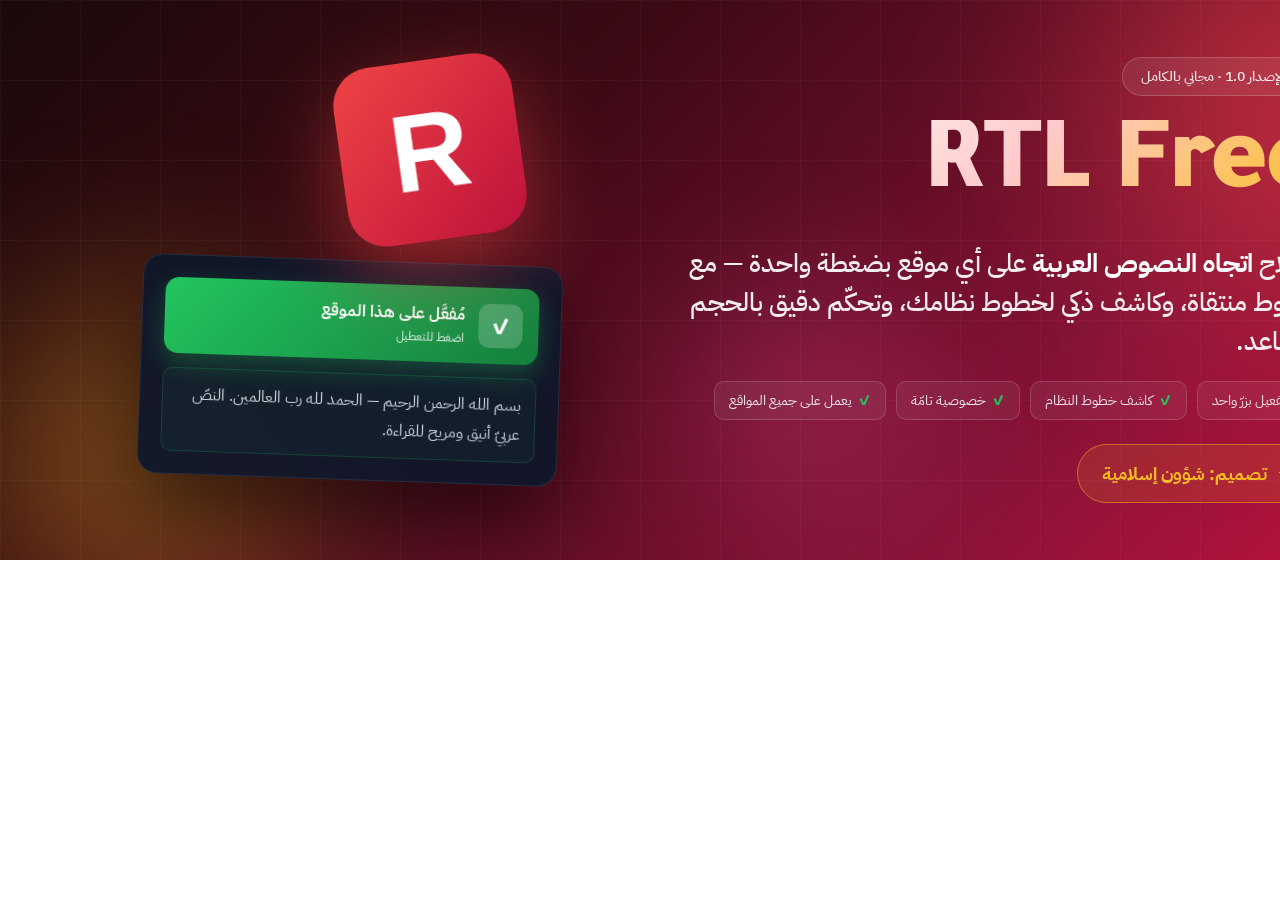
<file: store-assets/promo-marquee.html>
<!DOCTYPE html>
<html lang="ar" dir="rtl">
<head>
<meta charset="UTF-8">
<style>
@import url('https://fonts.googleapis.com/css2?family=IBM+Plex+Sans+Arabic:wght@400;500;700;800&family=Tajawal:wght@400;700;800;900&display=swap');

*, *::before, *::after { margin: 0; padding: 0; box-sizing: border-box; }

html, body {
  width: 1400px;
  height: 560px;
  overflow: hidden;
  font-family: 'IBM Plex Sans Arabic', 'Tajawal', sans-serif;
  direction: rtl;
}

.stage {
  width: 1400px;
  height: 560px;
  background: linear-gradient(135deg, #1a0a0a 0%, #3d0a14 35%, #881337 75%, #be123c 100%);
  position: relative;
  overflow: hidden;
  padding: 60px 80px;
  display: flex;
  align-items: center;
  gap: 60px;
}

.orb-a {
  position: absolute;
  width: 600px;
  height: 600px;
  border-radius: 50%;
  background: radial-gradient(circle, rgba(239, 68, 68, 0.65), transparent 70%);
  filter: blur(80px);
  top: -200px;
  right: -200px;
}
.orb-b {
  position: absolute;
  width: 500px;
  height: 500px;
  border-radius: 50%;
  background: radial-gradient(circle, rgba(251, 191, 36, 0.45), transparent 70%);
  filter: blur(70px);
  bottom: -150px;
  left: -100px;
}
.orb-c {
  position: absolute;
  width: 350px;
  height: 350px;
  border-radius: 50%;
  background: radial-gradient(circle, rgba(236, 72, 153, 0.35), transparent 70%);
  filter: blur(60px);
  top: 40%;
  left: 45%;
}

.grid {
  position: absolute;
  inset: 0;
  background-image:
    linear-gradient(rgba(255,255,255,0.03) 1px, transparent 1px),
    linear-gradient(90deg, rgba(255,255,255,0.03) 1px, transparent 1px);
  background-size: 80px 80px;
  pointer-events: none;
}

.text-col {
  position: relative;
  z-index: 2;
  color: white;
  flex: 1;
  max-width: 700px;
}

.eyebrow {
  display: inline-flex;
  align-items: center;
  gap: 8px;
  padding: 8px 18px;
  background: rgba(255, 255, 255, 0.08);
  border: 1px solid rgba(255, 255, 255, 0.18);
  border-radius: 999px;
  font-size: 14px;
  color: rgba(255, 255, 255, 0.9);
  backdrop-filter: blur(10px);
  margin-bottom: 24px;
  font-weight: 500;
}

.dot {
  width: 8px;
  height: 8px;
  background: #22c55e;
  border-radius: 50%;
  box-shadow: 0 0 12px #22c55e;
}

h1 {
  font-family: 'Tajawal';
  font-size: 108px;
  font-weight: 900;
  line-height: 0.95;
  letter-spacing: -3px;
  margin-bottom: 22px;
  background: linear-gradient(135deg, #fff 15%, #fecaca 55%, #fbbf24 100%);
  -webkit-background-clip: text;
  -webkit-text-fill-color: transparent;
}

.tagline {
  font-size: 26px;
  font-weight: 500;
  color: rgba(255, 255, 255, 0.92);
  line-height: 1.5;
  margin-bottom: 20px;
  max-width: 640px;
}

.tagline strong {
  color: #fff;
  font-weight: 800;
}

.features {
  display: flex;
  gap: 10px;
  flex-wrap: wrap;
  margin-bottom: 24px;
}

.feat {
  display: inline-flex;
  align-items: center;
  gap: 6px;
  padding: 8px 14px;
  background: rgba(255,255,255,0.06);
  border: 1px solid rgba(255,255,255,0.15);
  border-radius: 10px;
  font-size: 14px;
  color: rgba(255,255,255,0.9);
  backdrop-filter: blur(10px);
}

.feat::before {
  content: '✓';
  color: #22c55e;
  font-weight: 900;
}

.credit {
  display: inline-flex;
  align-items: center;
  gap: 10px;
  padding: 12px 24px;
  background: rgba(251, 191, 36, 0.12);
  border: 1px solid rgba(251, 191, 36, 0.45);
  border-radius: 999px;
  color: #fbbf24;
  font-size: 18px;
  font-weight: 700;
}

.credit::before {
  content: '✦';
  font-size: 22px;
}

/* Visual column - logo + preview card */
.visual-col {
  position: relative;
  z-index: 2;
  width: 420px;
  height: 440px;
  display: flex;
  align-items: center;
  justify-content: center;
}

.big-logo {
  position: absolute;
  top: 0;
  right: 40px;
  width: 180px;
  height: 180px;
  background: linear-gradient(135deg, #ef4444, #be123c);
  border-radius: 38px;
  display: flex;
  align-items: center;
  justify-content: center;
  color: white;
  font-family: Arial, sans-serif;
  font-weight: 900;
  font-size: 110px;
  box-shadow: 0 30px 80px rgba(239, 68, 68, 0.5);
  transform: rotate(-8deg);
  z-index: 3;
}

.preview-card {
  position: absolute;
  bottom: 20px;
  left: 0;
  right: 0;
  width: 100%;
  background: rgba(15, 23, 42, 0.95);
  border: 1px solid rgba(148, 163, 184, 0.15);
  border-radius: 20px;
  padding: 22px;
  color: #f1f5f9;
  box-shadow: 0 40px 80px rgba(0,0,0,0.5);
  backdrop-filter: blur(20px);
  transform: rotate(2deg);
}

.pv-toggle {
  display: flex;
  align-items: center;
  gap: 14px;
  padding: 16px;
  border-radius: 14px;
  background: linear-gradient(135deg, #22c55e, #15803d);
  color: white;
  box-shadow: 0 10px 24px rgba(34, 197, 94, 0.3);
  margin-bottom: 14px;
}

.pv-toggle-icon {
  width: 44px;
  height: 44px;
  background: rgba(255,255,255,0.2);
  border-radius: 11px;
  display: flex;
  align-items: center;
  justify-content: center;
  font-size: 22px;
  font-weight: 900;
}

.pv-toggle-text h4 {
  font-size: 16px;
  font-weight: 800;
  margin-bottom: 2px;
}

.pv-toggle-text p {
  font-size: 12px;
  opacity: 0.9;
}

.pv-sample {
  font-family: 'IBM Plex Sans Arabic';
  font-size: 16px;
  line-height: 1.8;
  color: rgba(241, 245, 249, 0.85);
  padding: 12px 14px;
  background: rgba(34, 197, 94, 0.05);
  border: 1px solid rgba(34, 197, 94, 0.2);
  border-radius: 10px;
}
</style>
</head>
<body>
  <div class="stage">
    <div class="orb-a"></div>
    <div class="orb-b"></div>
    <div class="orb-c"></div>
    <div class="grid"></div>

    <div class="text-col">
      <span class="eyebrow">
        <span class="dot"></span>
        الإصدار 1.0 · مجاني بالكامل
      </span>
      <h1>RTL Free</h1>
      <p class="tagline">
        إصلاح <strong>اتجاه النصوص العربية</strong> على أي موقع بضغطة واحدة —
        مع خطوط منتقاة، وكاشف ذكي لخطوط نظامك، وتحكّم دقيق بالحجم والتباعد.
      </p>
      <div class="features">
        <span class="feat">تفعيل بزرّ واحد</span>
        <span class="feat">كاشف خطوط النظام</span>
        <span class="feat">خصوصية تامّة</span>
        <span class="feat">يعمل على جميع المواقع</span>
      </div>
      <span class="credit">تصميم: شؤون إسلامية</span>
    </div>

    <div class="visual-col">
      <div class="big-logo">R</div>

      <div class="preview-card">
        <div class="pv-toggle">
          <div class="pv-toggle-icon">✓</div>
          <div class="pv-toggle-text">
            <h4>مُفعَّل على هذا الموقع</h4>
            <p>اضغط للتعطيل</p>
          </div>
        </div>
        <div class="pv-sample">
          بسم الله الرحمن الرحيم — الحمد لله رب العالمين.
          النصّ عربيّ أنيق ومريح للقراءة.
        </div>
      </div>
    </div>
  </div>
</body>
</html>
</file>
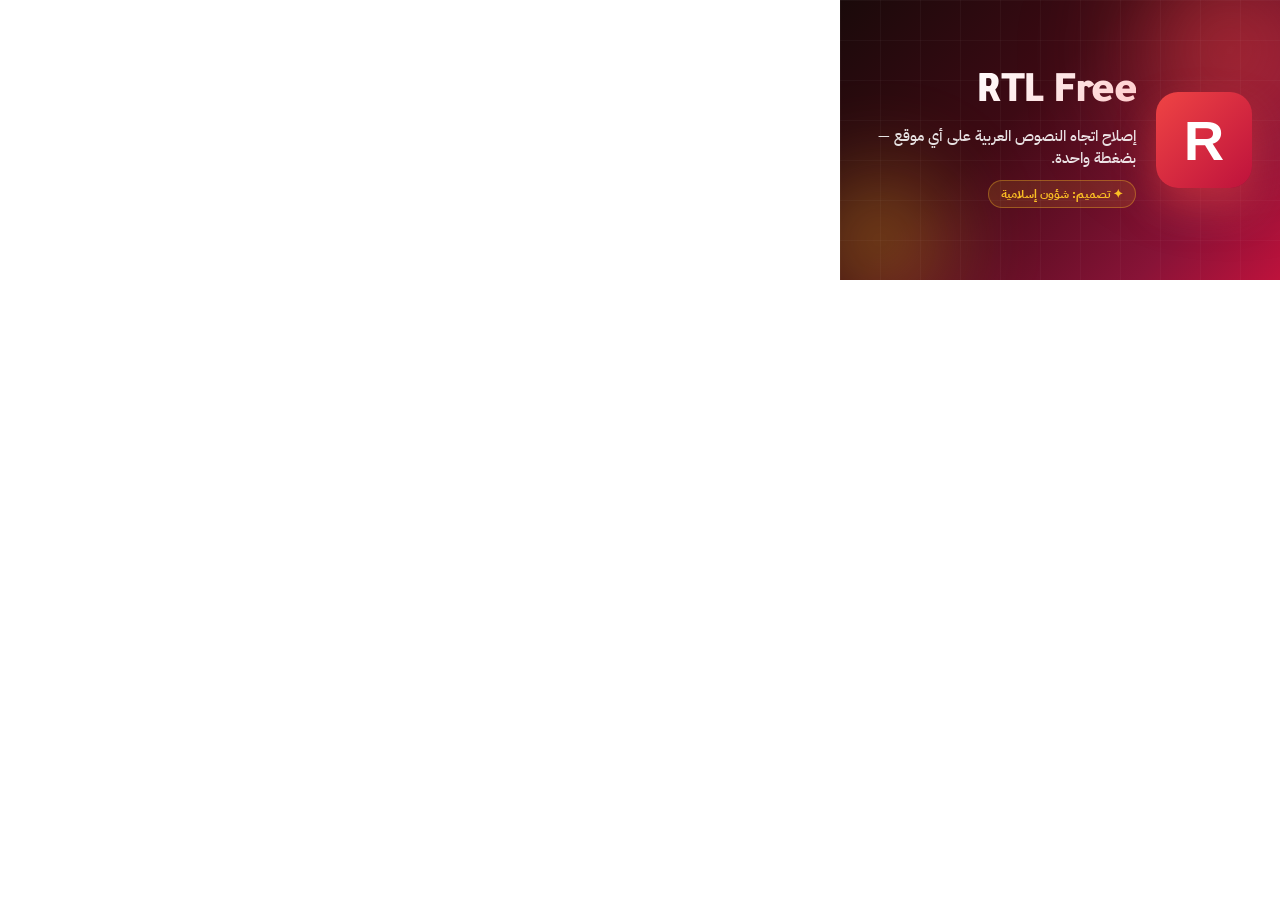
<file: store-assets/promo-small.html>
<!DOCTYPE html>
<html lang="ar" dir="rtl">
<head>
<meta charset="UTF-8">
<style>
@import url('https://fonts.googleapis.com/css2?family=IBM+Plex+Sans+Arabic:wght@500;700;800&family=Tajawal:wght@700;900&display=swap');

*, *::before, *::after { margin: 0; padding: 0; box-sizing: border-box; }

html, body {
  width: 440px;
  height: 280px;
  overflow: hidden;
  font-family: 'IBM Plex Sans Arabic', 'Tajawal', sans-serif;
  direction: rtl;
}

.stage {
  width: 440px;
  height: 280px;
  background: linear-gradient(135deg, #1a0a0a 0%, #3d0a14 40%, #881337 80%, #be123c 100%);
  position: relative;
  overflow: hidden;
  padding: 28px;
  display: flex;
  align-items: center;
  gap: 20px;
}

.orb-a {
  position: absolute;
  width: 260px;
  height: 260px;
  border-radius: 50%;
  background: radial-gradient(circle, rgba(239, 68, 68, 0.7), transparent 70%);
  filter: blur(50px);
  top: -80px;
  right: -80px;
}

.orb-b {
  position: absolute;
  width: 200px;
  height: 200px;
  border-radius: 50%;
  background: radial-gradient(circle, rgba(251, 191, 36, 0.45), transparent 70%);
  filter: blur(40px);
  bottom: -60px;
  left: -60px;
}

.grid-lines {
  position: absolute;
  inset: 0;
  background-image:
    linear-gradient(rgba(255,255,255,0.03) 1px, transparent 1px),
    linear-gradient(90deg, rgba(255,255,255,0.03) 1px, transparent 1px);
  background-size: 40px 40px;
  pointer-events: none;
}

.logo {
  width: 96px;
  height: 96px;
  background: linear-gradient(135deg, #ef4444, #be123c);
  border-radius: 22px;
  display: flex;
  align-items: center;
  justify-content: center;
  color: white;
  font-family: Arial, sans-serif;
  font-weight: 900;
  font-size: 56px;
  flex-shrink: 0;
  box-shadow: 0 20px 40px rgba(239, 68, 68, 0.45);
  position: relative;
  z-index: 2;
}

.content {
  position: relative;
  z-index: 2;
  color: white;
  flex: 1;
}

.content h1 {
  font-family: 'Tajawal';
  font-size: 44px;
  font-weight: 900;
  line-height: 1;
  letter-spacing: -1.5px;
  margin-bottom: 8px;
  background: linear-gradient(135deg, #fff 30%, #fecaca 100%);
  -webkit-background-clip: text;
  -webkit-text-fill-color: transparent;
}

.content p {
  font-size: 15px;
  font-weight: 500;
  color: rgba(255, 255, 255, 0.88);
  line-height: 1.5;
  margin-bottom: 10px;
}

.credit {
  display: inline-flex;
  align-items: center;
  gap: 6px;
  font-size: 12px;
  color: #fbbf24;
  font-weight: 700;
  padding: 4px 12px;
  background: rgba(251, 191, 36, 0.12);
  border: 1px solid rgba(251, 191, 36, 0.35);
  border-radius: 999px;
}
</style>
</head>
<body>
  <div class="stage">
    <div class="orb-a"></div>
    <div class="orb-b"></div>
    <div class="grid-lines"></div>

    <div class="logo">R</div>

    <div class="content">
      <h1>RTL Free</h1>
      <p>إصلاح اتجاه النصوص العربية على أي موقع — بضغطة واحدة.</p>
      <span class="credit">✦ تصميم: شؤون إسلامية</span>
    </div>
  </div>
</body>
</html>
</file>
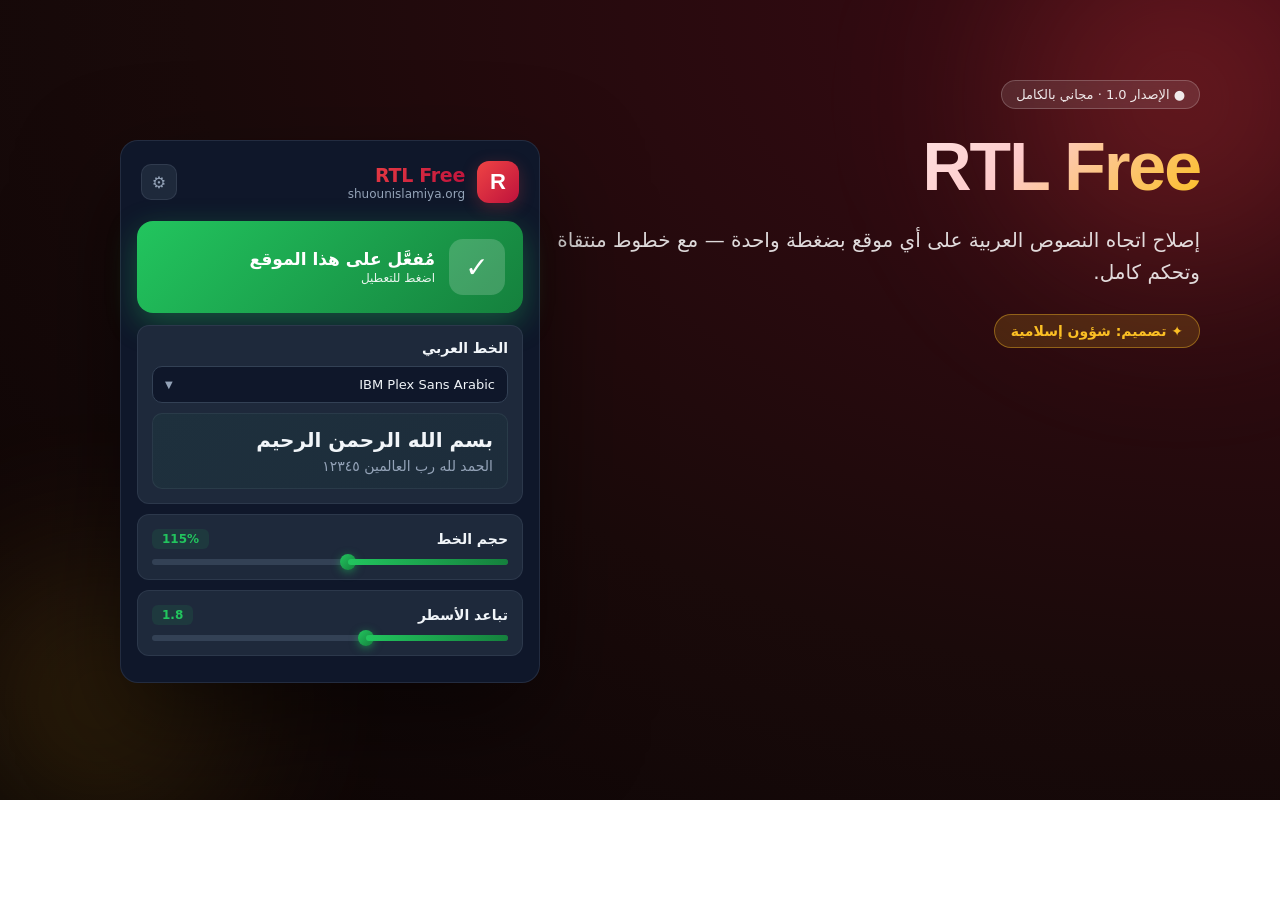
<file: store-assets/screen1.html>
<!DOCTYPE html>
<html lang="ar" dir="rtl">
<head>
<meta charset="UTF-8">
<link rel="stylesheet" href="_template.css">
</head>
<body>
  <div class="stage bg-dark">
    <div class="orb orb-1"></div>
    <div class="orb orb-2"></div>

    <div class="headline">
      <span class="eyebrow">● الإصدار 1.0 · مجاني بالكامل</span>
      <h1>RTL Free</h1>
      <p>إصلاح اتجاه النصوص العربية على أي موقع بضغطة واحدة — مع خطوط منتقاة وتحكم كامل.</p>
      <div class="credit">✦ تصميم: شؤون إسلامية</div>
    </div>

    <div style="position:absolute; top:140px; left:120px;">
      <div class="popup">
        <div class="popup-hero">
          <div class="popup-brand">
            <div class="popup-logo">R</div>
            <div class="popup-title">
              <h1>RTL Free</h1>
              <p>shuounislamiya.org</p>
            </div>
          </div>
          <div class="popup-settings-icon">⚙</div>
        </div>

        <div class="big-toggle">
          <div class="big-toggle-icon">✓</div>
          <div class="big-toggle-text">
            <h2>مُفعَّل على هذا الموقع</h2>
            <p>اضغط للتعطيل</p>
          </div>
        </div>

        <div class="card">
          <div class="card-head"><h3>الخط العربي</h3></div>
          <div class="select-mock"><span>IBM Plex Sans Arabic</span><span class="arrow">▼</span></div>
          <div class="preview">
            <div class="preview-main">بسم الله الرحمن الرحيم</div>
            <div class="preview-sub">الحمد لله رب العالمين ١٢٣٤٥</div>
          </div>
        </div>

        <div class="card">
          <div class="card-head"><h3>حجم الخط</h3><span class="val">115%</span></div>
          <div class="range-mock" style="--w: 45%"></div>
        </div>

        <div class="card">
          <div class="card-head"><h3>تباعد الأسطر</h3><span class="val">1.8</span></div>
          <div class="range-mock" style="--w: 40%"></div>
        </div>
      </div>
    </div>
  </div>
</body>
</html>
</file>
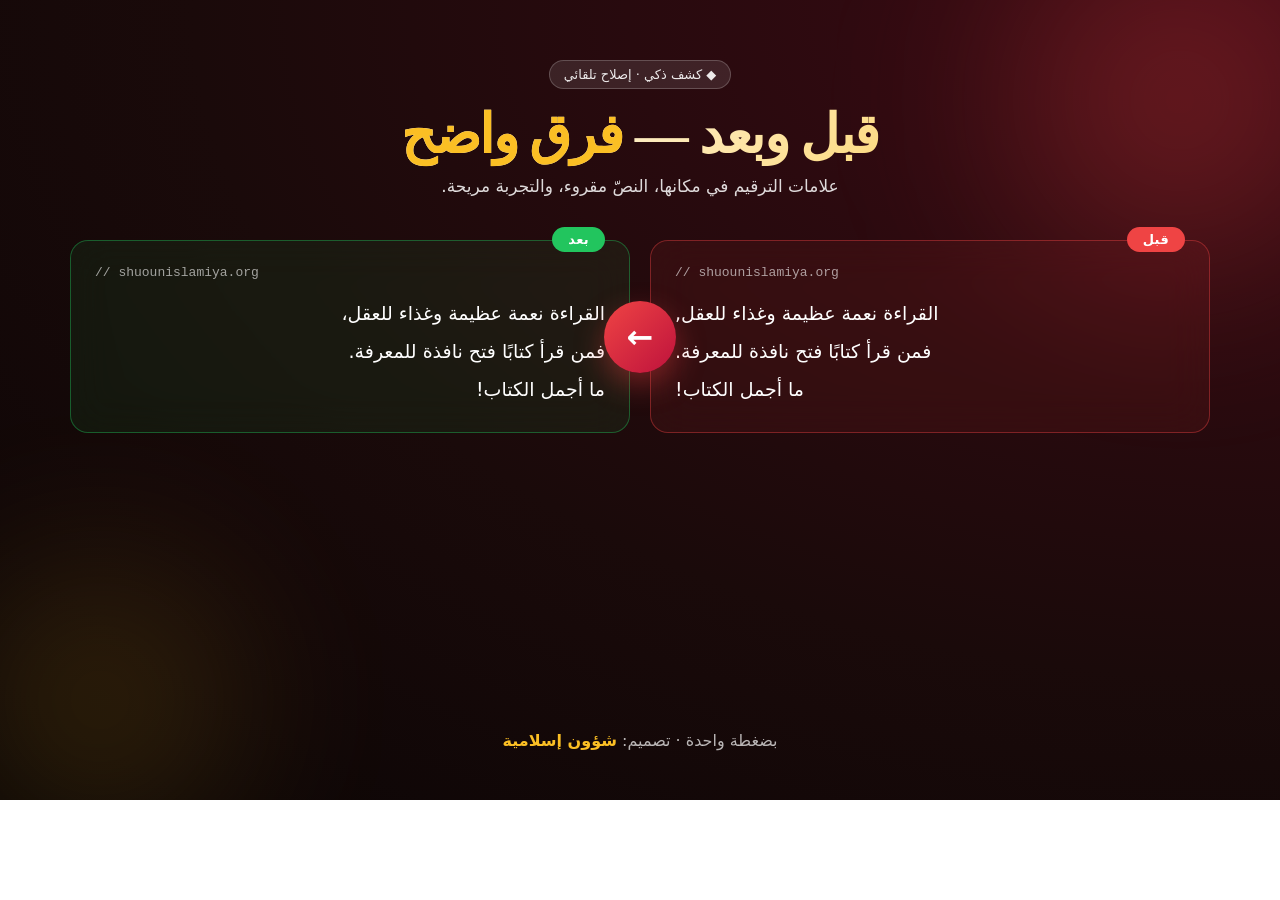
<file: store-assets/screen2.html>
<!DOCTYPE html>
<html lang="ar" dir="rtl">
<head>
<meta charset="UTF-8">
<link rel="stylesheet" href="_template.css">
<style>
  .headline-center {
    position: absolute;
    top: 60px;
    left: 0; right: 0;
    text-align: center;
    color: white;
    z-index: 2;
  }
  .headline-center .eyebrow {
    display: inline-block;
    padding: 6px 14px;
    background: rgba(255,255,255,0.1);
    border: 1px solid rgba(255,255,255,0.2);
    border-radius: 999px;
    font-size: 13px;
    color: rgba(255,255,255,0.9);
    margin-bottom: 14px;
  }
  .headline-center h1 {
    font-family: 'Tajawal';
    font-size: 54px;
    font-weight: 900;
    letter-spacing: -1.5px;
    background: linear-gradient(135deg, #fff 30%, #fbbf24 100%);
    -webkit-background-clip: text;
    -webkit-text-fill-color: transparent;
    margin-bottom: 10px;
  }
  .headline-center h1 span {
    color: #fbbf24;
    -webkit-text-fill-color: #fbbf24;
  }
  .headline-center p {
    font-size: 17px;
    color: rgba(255,255,255,0.85);
  }
  .compare-wrap {
    position: absolute;
    top: 240px;
    left: 50%;
    transform: translateX(-50%);
    display: flex;
    gap: 20px;
    width: 1140px;
  }
  .compare-card {
    flex: 1;
    background: rgba(255,255,255,0.04);
    border: 1px solid rgba(255,255,255,0.12);
    border-radius: 18px;
    padding: 24px;
    backdrop-filter: blur(20px);
    color: white;
    position: relative;
  }
  .compare-card.bad {
    border-color: rgba(239, 68, 68, 0.4);
    background: rgba(239, 68, 68, 0.08);
  }
  .compare-card.good {
    border-color: rgba(34, 197, 94, 0.4);
    background: rgba(34, 197, 94, 0.08);
  }
  .compare-label {
    position: absolute;
    top: -14px;
    right: 24px;
    padding: 5px 16px;
    border-radius: 999px;
    font-size: 13px;
    font-weight: 800;
    letter-spacing: 0.3px;
  }
  .compare-card.bad .compare-label {
    background: #ef4444;
    color: white;
  }
  .compare-card.good .compare-label {
    background: #22c55e;
    color: white;
  }
  .compare-title {
    font-size: 13px;
    color: rgba(255,255,255,0.6);
    margin-bottom: 14px;
    font-family: Consolas, monospace;
    direction: ltr;
    text-align: start;
  }
  .compare-card.bad .compare-text {
    direction: ltr;
    text-align: left;
    font-size: 19px;
    line-height: 2;
  }
  .compare-card.good .compare-text {
    direction: rtl;
    text-align: right;
    font-size: 19px;
    line-height: 2;
  }
  .arrow-middle {
    position: absolute;
    top: 50%;
    left: 50%;
    transform: translate(-50%, -50%);
    width: 72px;
    height: 72px;
    background: linear-gradient(135deg, #ef4444, #be123c);
    border-radius: 50%;
    display: flex;
    align-items: center;
    justify-content: center;
    box-shadow: 0 12px 30px rgba(239, 68, 68, 0.4);
    z-index: 3;
    color: white;
    font-size: 32px;
    font-weight: 900;
  }
  .bottom-tag {
    position: absolute;
    bottom: 50px;
    left: 0; right: 0;
    text-align: center;
    color: rgba(255,255,255,0.7);
    font-size: 16px;
  }
  .bottom-tag strong {
    color: #fbbf24;
    font-weight: 800;
  }
</style>
</head>
<body>
  <div class="stage bg-dark">
    <div class="orb orb-1"></div>
    <div class="orb orb-2"></div>

    <div class="headline-center">
      <span class="eyebrow">◆ كشف ذكي · إصلاح تلقائي</span>
      <h1>قبل وبعد — <span>فرق واضح</span></h1>
      <p>علامات الترقيم في مكانها، النصّ مقروء، والتجربة مريحة.</p>
    </div>

    <div class="compare-wrap">
      <div class="compare-card bad">
        <span class="compare-label">قبل</span>
        <div class="compare-title">// shuounislamiya.org</div>
        <div class="compare-text">
          ,القراءة نعمة عظيمة وغذاء للعقل<br>
          .فمن قرأ كتابًا فتح نافذة للمعرفة<br>
          !ما أجمل الكتاب
        </div>
      </div>

      <div class="compare-card good">
        <span class="compare-label">بعد</span>
        <div class="compare-title">// shuounislamiya.org</div>
        <div class="compare-text">
          القراءة نعمة عظيمة وغذاء للعقل،<br>
          فمن قرأ كتابًا فتح نافذة للمعرفة.<br>
          ما أجمل الكتاب!
        </div>
      </div>

      <div class="arrow-middle">←</div>
    </div>

    <div class="bottom-tag">
      بضغطة واحدة · تصميم: <strong>شؤون إسلامية</strong>
    </div>
  </div>
</body>
</html>
</file>
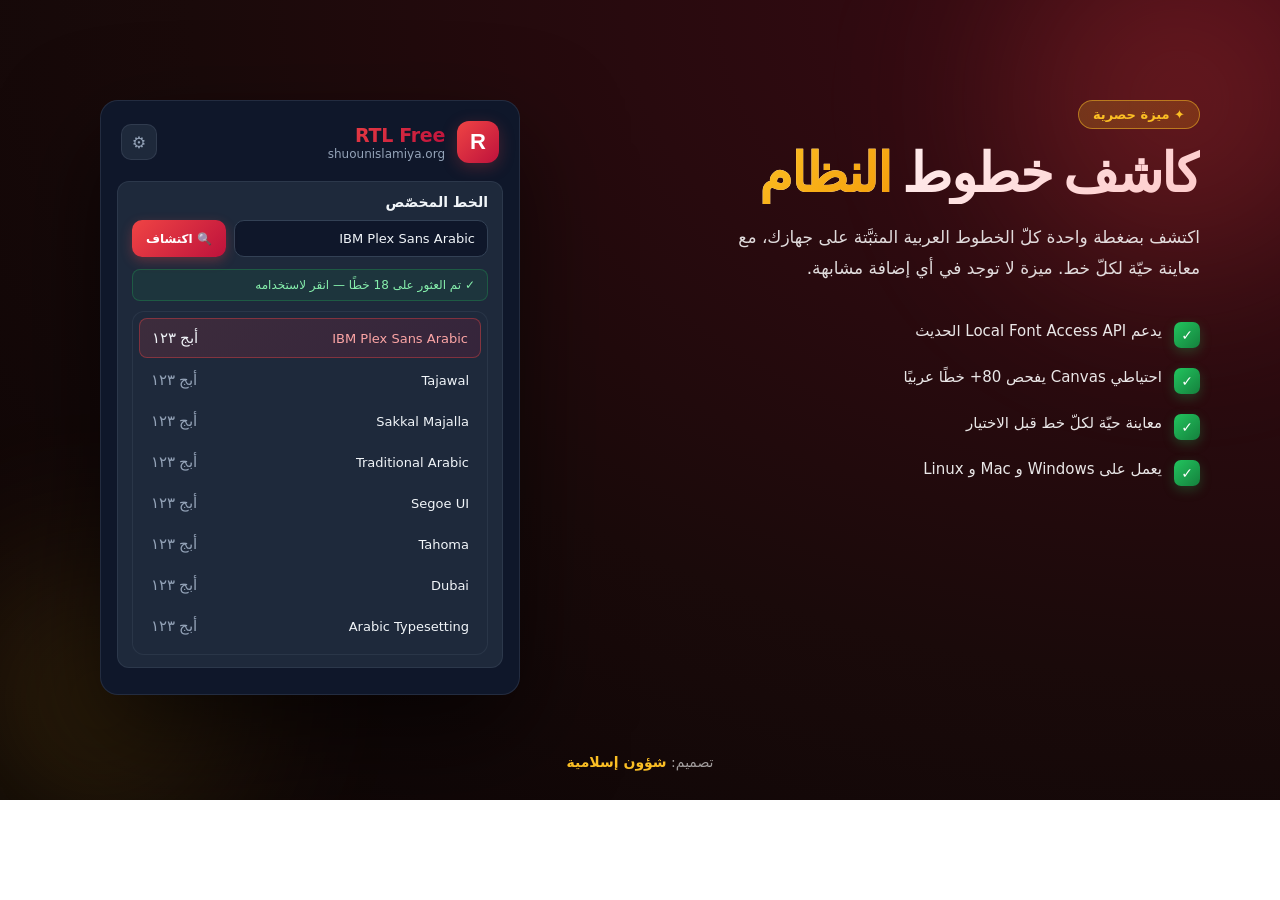
<file: store-assets/screen3.html>
<!DOCTYPE html>
<html lang="ar" dir="rtl">
<head>
<meta charset="UTF-8">
<link rel="stylesheet" href="_template.css">
<style>
  .side-text {
    position: absolute;
    top: 100px;
    right: 80px;
    width: 500px;
    color: white;
  }
  .side-text .eyebrow {
    display: inline-block;
    padding: 6px 14px;
    background: linear-gradient(135deg, rgba(251,191,36,0.2), rgba(245,158,11,0.2));
    border: 1px solid rgba(251,191,36,0.5);
    color: #fbbf24;
    border-radius: 999px;
    font-size: 13px;
    font-weight: 700;
    margin-bottom: 16px;
  }
  .side-text h1 {
    font-family: 'Tajawal';
    font-size: 54px;
    font-weight: 900;
    line-height: 1.1;
    letter-spacing: -1.5px;
    margin-bottom: 18px;
    background: linear-gradient(135deg, #fff, #fecaca);
    -webkit-background-clip: text;
    -webkit-text-fill-color: transparent;
  }
  .side-text h1 span {
    background: linear-gradient(135deg, #fbbf24, #f59e0b);
    -webkit-background-clip: text;
    -webkit-text-fill-color: transparent;
  }
  .side-text > p {
    font-size: 17px;
    line-height: 1.8;
    color: rgba(255,255,255,0.85);
    margin-bottom: 28px;
  }
  .features-list {
    list-style: none;
  }
  .features-list li {
    display: flex;
    align-items: flex-start;
    gap: 12px;
    padding: 10px 0;
    font-size: 15px;
    color: rgba(255,255,255,0.9);
  }
  .features-list li::before {
    content: '✓';
    width: 26px;
    height: 26px;
    background: linear-gradient(135deg, #22c55e, #15803d);
    border-radius: 7px;
    color: white;
    font-weight: 900;
    display: flex;
    align-items: center;
    justify-content: center;
    font-size: 14px;
    flex-shrink: 0;
    box-shadow: 0 4px 12px rgba(34,197,94,0.25);
  }

  /* Popup — font detector */
  .popup-fd {
    position: absolute;
    top: 100px;
    left: 100px;
    width: 420px;
    max-height: 620px;
    background: #0f172a;
    border: 1px solid rgba(148,163,184,0.15);
    border-radius: 18px;
    padding: 16px;
    box-shadow: 0 40px 100px rgba(0,0,0,0.6);
    color: #f1f5f9;
  }
  .detect-head {
    display: flex;
    gap: 8px;
    margin-bottom: 12px;
  }
  .detect-input {
    flex: 1;
    background: #0f172a;
    border: 1px solid #334155;
    border-radius: 10px;
    padding: 10px 12px;
    font-size: 13px;
    color: #f1f5f9;
  }
  .detect-btn {
    background: linear-gradient(135deg, #ef4444, #be123c);
    color: white;
    border-radius: 10px;
    padding: 10px 14px;
    font-size: 12px;
    font-weight: 700;
    display: flex;
    align-items: center;
    gap: 5px;
    box-shadow: 0 4px 12px rgba(239,68,68,0.3);
  }
  .detect-hint {
    background: rgba(34, 197, 94, 0.08);
    border: 1px solid rgba(34, 197, 94, 0.25);
    border-radius: 8px;
    padding: 8px 12px;
    font-size: 12px;
    color: #86efac;
    margin-bottom: 10px;
  }
  .font-chips {
    background: #1e293b;
    border: 1px solid rgba(148,163,184,0.1);
    border-radius: 12px;
    padding: 6px;
    max-height: 420px;
    overflow: hidden;
  }
  .font-chip {
    display: flex;
    align-items: center;
    justify-content: space-between;
    padding: 10px 12px;
    border-radius: 8px;
    margin-bottom: 3px;
  }
  .font-chip.active {
    background: linear-gradient(135deg, rgba(239,68,68,0.15), rgba(190,18,60,0.15));
    border: 1px solid rgba(239,68,68,0.4);
  }
  .font-chip-name {
    font-size: 13px;
    color: #f1f5f9;
    direction: ltr;
  }
  .font-chip.active .font-chip-name {
    color: #fca5a5;
  }
  .font-chip-preview {
    font-size: 15px;
    color: #94a3b8;
  }
  .font-chip.active .font-chip-preview {
    color: #f1f5f9;
  }

  .bottom-tag {
    position: absolute;
    bottom: 30px;
    left: 0; right: 0;
    text-align: center;
    color: rgba(255,255,255,0.6);
    font-size: 14px;
  }
  .bottom-tag strong { color: #fbbf24; font-weight: 800; }
</style>
</head>
<body>
  <div class="stage bg-dark">
    <div class="orb orb-1"></div>
    <div class="orb orb-2"></div>

    <div class="popup-fd">
      <div class="popup-hero">
        <div class="popup-brand">
          <div class="popup-logo">R</div>
          <div class="popup-title">
            <h1>RTL Free</h1>
            <p>shuounislamiya.org</p>
          </div>
        </div>
        <div class="popup-settings-icon">⚙</div>
      </div>

      <div class="card" style="padding:12px 14px;">
        <div class="card-head"><h3>الخط المخصّص</h3></div>
        <div class="detect-head">
          <div class="detect-input">IBM Plex Sans Arabic</div>
          <div class="detect-btn">🔍 اكتشاف</div>
        </div>
        <div class="detect-hint">✓ تم العثور على 18 خطًا — انقر لاستخدامه</div>
        <div class="font-chips">
          <div class="font-chip active">
            <span class="font-chip-name">IBM Plex Sans Arabic</span>
            <span class="font-chip-preview" style="font-family:'IBM Plex Sans Arabic'">أبج ١٢٣</span>
          </div>
          <div class="font-chip">
            <span class="font-chip-name">Tajawal</span>
            <span class="font-chip-preview" style="font-family:'Tajawal'">أبج ١٢٣</span>
          </div>
          <div class="font-chip">
            <span class="font-chip-name">Sakkal Majalla</span>
            <span class="font-chip-preview" style="font-family:'Sakkal Majalla', serif">أبج ١٢٣</span>
          </div>
          <div class="font-chip">
            <span class="font-chip-name">Traditional Arabic</span>
            <span class="font-chip-preview" style="font-family:'Traditional Arabic', serif">أبج ١٢٣</span>
          </div>
          <div class="font-chip">
            <span class="font-chip-name">Segoe UI</span>
            <span class="font-chip-preview" style="font-family:'Segoe UI'">أبج ١٢٣</span>
          </div>
          <div class="font-chip">
            <span class="font-chip-name">Tahoma</span>
            <span class="font-chip-preview" style="font-family:Tahoma">أبج ١٢٣</span>
          </div>
          <div class="font-chip">
            <span class="font-chip-name">Dubai</span>
            <span class="font-chip-preview" style="font-family:'Dubai'">أبج ١٢٣</span>
          </div>
          <div class="font-chip">
            <span class="font-chip-name">Arabic Typesetting</span>
            <span class="font-chip-preview" style="font-family:'Arabic Typesetting'">أبج ١٢٣</span>
          </div>
        </div>
      </div>
    </div>

    <div class="side-text">
      <span class="eyebrow">✦ ميزة حصرية</span>
      <h1>كاشف خطوط <span>النظام</span></h1>
      <p>اكتشف بضغطة واحدة كلّ الخطوط العربية المثبَّتة على جهازك، مع معاينة حيّة لكلّ خط. ميزة لا توجد في أي إضافة مشابهة.</p>
      <ul class="features-list">
        <li>يدعم Local Font Access API الحديث</li>
        <li>احتياطي Canvas يفحص 80+ خطًا عربيًا</li>
        <li>معاينة حيّة لكلّ خط قبل الاختيار</li>
        <li>يعمل على Windows و Mac و Linux</li>
      </ul>
    </div>

    <div class="bottom-tag">تصميم: <strong>شؤون إسلامية</strong></div>
  </div>
</body>
</html>
</file>
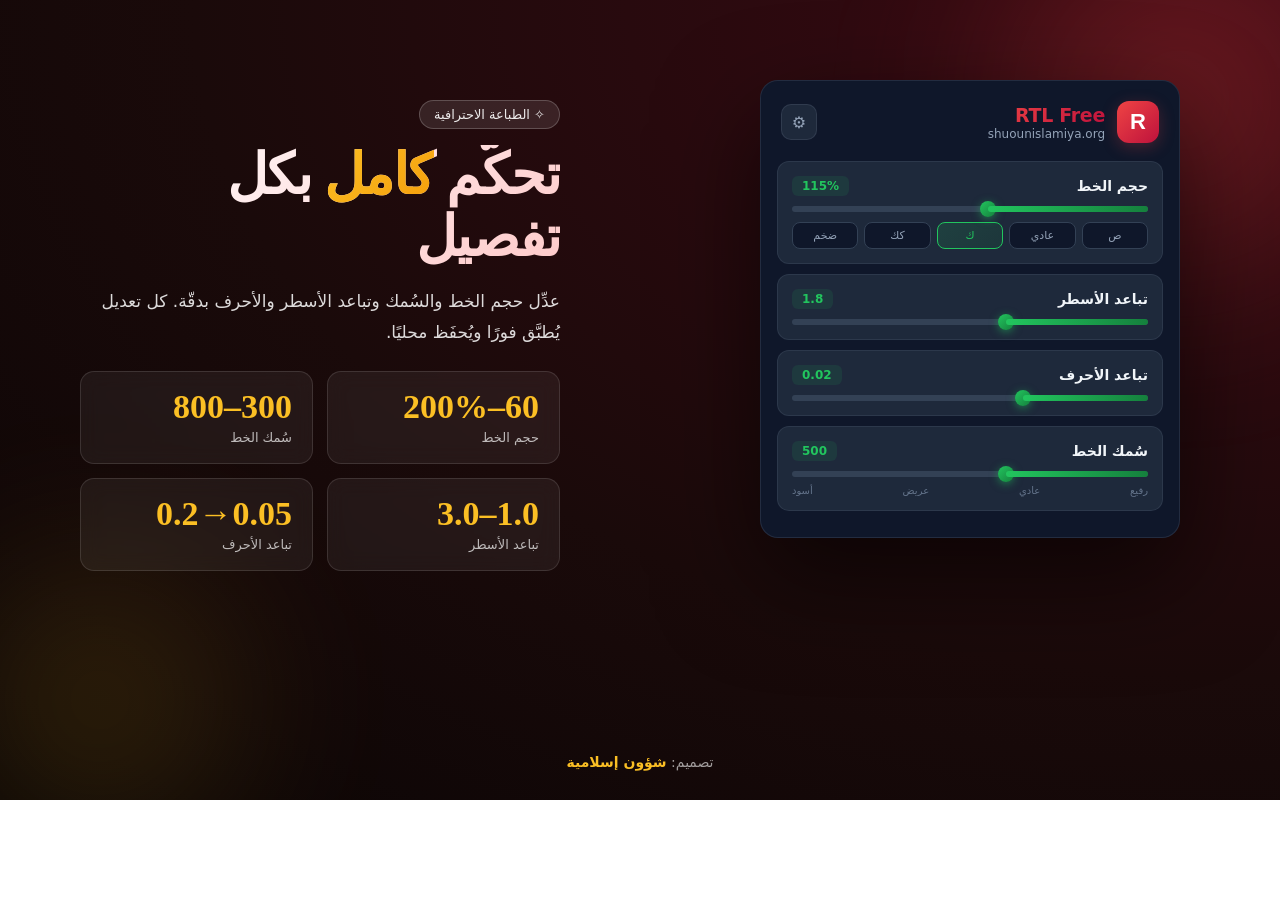
<file: store-assets/screen4.html>
<!DOCTYPE html>
<html lang="ar" dir="rtl">
<head>
<meta charset="UTF-8">
<link rel="stylesheet" href="_template.css">
<style>
  .side-text {
    position: absolute;
    top: 100px;
    left: 80px;
    width: 480px;
    color: white;
  }
  .side-text .eyebrow {
    display: inline-block;
    padding: 6px 14px;
    background: rgba(255,255,255,0.1);
    border: 1px solid rgba(255,255,255,0.2);
    border-radius: 999px;
    font-size: 13px;
    color: rgba(255,255,255,0.9);
    margin-bottom: 16px;
  }
  .side-text h1 {
    font-family: 'Tajawal';
    font-size: 56px;
    font-weight: 900;
    line-height: 1.1;
    letter-spacing: -1.5px;
    margin-bottom: 18px;
    background: linear-gradient(135deg, #fff, #fecaca);
    -webkit-background-clip: text;
    -webkit-text-fill-color: transparent;
  }
  .side-text h1 span {
    background: linear-gradient(135deg, #fbbf24, #f59e0b);
    -webkit-background-clip: text;
    -webkit-text-fill-color: transparent;
  }
  .side-text > p {
    font-size: 17px;
    line-height: 1.8;
    color: rgba(255,255,255,0.85);
    margin-bottom: 24px;
  }
  .stats {
    display: grid;
    grid-template-columns: 1fr 1fr;
    gap: 14px;
  }
  .stat-card {
    padding: 18px 20px;
    background: rgba(255,255,255,0.06);
    border: 1px solid rgba(255,255,255,0.12);
    border-radius: 14px;
    backdrop-filter: blur(10px);
  }
  .stat-val {
    font-family: 'Tajawal';
    font-size: 34px;
    font-weight: 900;
    background: linear-gradient(135deg, #fbbf24, #fbbf24);
    -webkit-background-clip: text;
    -webkit-text-fill-color: transparent;
    line-height: 1;
    margin-bottom: 6px;
  }
  .stat-label {
    font-size: 13px;
    color: rgba(255,255,255,0.7);
  }

  /* Popup showing typography controls */
  .popup-typo {
    position: absolute;
    top: 80px;
    right: 100px;
    width: 420px;
    background: #0f172a;
    border: 1px solid rgba(148,163,184,0.15);
    border-radius: 18px;
    padding: 16px;
    box-shadow: 0 40px 100px rgba(0,0,0,0.6);
    color: #f1f5f9;
  }

  .weight-scale {
    display: flex;
    justify-content: space-between;
    margin-top: 8px;
    font-size: 10px;
    color: #64748b;
  }

  .quick-sizes {
    display: grid;
    grid-template-columns: repeat(5, 1fr);
    gap: 6px;
    margin-top: 10px;
  }

  .size-btn {
    background: #0f172a;
    color: #94a3b8;
    border: 1px solid #334155;
    border-radius: 8px;
    padding: 6px 4px;
    font-size: 11px;
    text-align: center;
  }
  .size-btn.active {
    background: linear-gradient(135deg, rgba(34,197,94,0.15), rgba(21,128,61,0.15));
    color: #22c55e;
    border-color: #22c55e;
  }

  .bottom-tag {
    position: absolute;
    bottom: 30px;
    left: 0; right: 0;
    text-align: center;
    color: rgba(255,255,255,0.6);
    font-size: 14px;
  }
  .bottom-tag strong { color: #fbbf24; font-weight: 800; }
</style>
</head>
<body>
  <div class="stage bg-dark">
    <div class="orb orb-1"></div>
    <div class="orb orb-2"></div>

    <div class="side-text">
      <span class="eyebrow">✧ الطباعة الاحترافية</span>
      <h1>تحكّم <span>كامل</span> بكل تفصيل</h1>
      <p>عدِّل حجم الخط والسُمك وتباعد الأسطر والأحرف بدقّة. كل تعديل يُطبَّق فورًا ويُحفَظ محليًا.</p>

      <div class="stats">
        <div class="stat-card">
          <div class="stat-val">60–200%</div>
          <div class="stat-label">حجم الخط</div>
        </div>
        <div class="stat-card">
          <div class="stat-val">300–800</div>
          <div class="stat-label">سُمك الخط</div>
        </div>
        <div class="stat-card">
          <div class="stat-val">1.0–3.0</div>
          <div class="stat-label">تباعد الأسطر</div>
        </div>
        <div class="stat-card">
          <div class="stat-val">0.05→0.2</div>
          <div class="stat-label">تباعد الأحرف</div>
        </div>
      </div>
    </div>

    <div class="popup-typo">
      <div class="popup-hero">
        <div class="popup-brand">
          <div class="popup-logo">R</div>
          <div class="popup-title">
            <h1>RTL Free</h1>
            <p>shuounislamiya.org</p>
          </div>
        </div>
        <div class="popup-settings-icon">⚙</div>
      </div>

      <div class="card">
        <div class="card-head"><h3>حجم الخط</h3><span class="val">115%</span></div>
        <div class="range-mock" style="--w: 45%"></div>
        <div class="quick-sizes">
          <div class="size-btn">ص</div>
          <div class="size-btn">عادي</div>
          <div class="size-btn active">ك</div>
          <div class="size-btn">كك</div>
          <div class="size-btn">ضخم</div>
        </div>
      </div>

      <div class="card">
        <div class="card-head"><h3>تباعد الأسطر</h3><span class="val">1.8</span></div>
        <div class="range-mock" style="--w: 40%"></div>
      </div>

      <div class="card">
        <div class="card-head"><h3>تباعد الأحرف</h3><span class="val">0.02</span></div>
        <div class="range-mock" style="--w: 35%"></div>
      </div>

      <div class="card">
        <div class="card-head"><h3>سُمك الخط</h3><span class="val">500</span></div>
        <div class="range-mock" style="--w: 40%"></div>
        <div class="weight-scale">
          <span>رفيع</span><span>عادي</span><span>عريض</span><span>أسود</span>
        </div>
      </div>
    </div>

    <div class="bottom-tag">تصميم: <strong>شؤون إسلامية</strong></div>
  </div>
</body>
</html>
</file>
<file: options.css>
/* RTL Free — Options Page Styles */

* {
  box-sizing: border-box;
  margin: 0;
  padding: 0;
}

:root {
  --bg: #0a0f1a;
  --bg-2: #0f172a;
  --surface: #1e293b;
  --surface-2: #273449;
  --surface-3: #334155;
  --border: #334155;
  --border-soft: rgba(148, 163, 184, 0.15);
  --text: #f1f5f9;
  --text-muted: #94a3b8;
  --text-dim: #64748b;
  --primary: #ef4444;
  --primary-2: #be123c;
  --success: #22c55e;
  --danger: #ef4444;
  --warning: #f59e0b;
  --font-ar: 'Tajawal', 'Cairo', system-ui, sans-serif;
  --font-mono: 'JetBrains Mono', 'Consolas', monospace;
}

html, body {
  min-height: 100vh;
  background: var(--bg);
  color: var(--text);
  font-family: var(--font-ar);
  font-size: 15px;
  line-height: 1.6;
  direction: rtl;
}

.container {
  display: grid;
  grid-template-columns: 260px 1fr;
  min-height: 100vh;
}

/* ============ Sidebar ============ */
.sidebar {
  background: var(--bg-2);
  border-left: 1px solid var(--border-soft);
  padding: 24px 16px;
  position: sticky;
  top: 0;
  height: 100vh;
  overflow-y: auto;
}

.sidebar-brand {
  display: flex;
  align-items: center;
  gap: 12px;
  padding: 0 8px 24px;
  border-bottom: 1px solid var(--border-soft);
  margin-bottom: 16px;
}

.logo-big {
  flex-shrink: 0;
}

.sidebar-brand h1 {
  font-size: 20px;
  font-weight: 800;
  background: linear-gradient(135deg, #ef4444, #be123c);
  -webkit-background-clip: text;
  -webkit-text-fill-color: transparent;
}

.sidebar-brand p {
  font-size: 12px;
  color: var(--text-dim);
}

.nav {
  display: flex;
  flex-direction: column;
  gap: 4px;
}

.nav-item {
  display: flex;
  align-items: center;
  gap: 10px;
  padding: 10px 14px;
  background: transparent;
  border: none;
  border-radius: 10px;
  color: var(--text-muted);
  font-family: var(--font-ar);
  font-size: 14px;
  font-weight: 500;
  cursor: pointer;
  transition: all 0.15s;
  text-align: start;
}

.nav-item:hover {
  background: var(--surface);
  color: var(--text);
}

.nav-item.active {
  background: linear-gradient(135deg, rgba(239, 68, 68, 0.15), rgba(190, 18, 60, 0.15));
  color: var(--primary);
  box-shadow: inset 0 0 0 1px rgba(239, 68, 68, 0.2);
}

/* ============ Content ============ */
.content {
  padding: 40px 48px;
  max-width: 900px;
}

.tab-content {
  display: none;
  animation: fadeIn 0.3s ease;
}

.tab-content.active {
  display: block;
}

.tab-title {
  font-size: 28px;
  font-weight: 800;
  margin-bottom: 8px;
  color: var(--text);
}

.tab-desc {
  color: var(--text-muted);
  font-size: 15px;
  margin-bottom: 32px;
}

/* ============ Welcome ============ */
.welcome {
  position: fixed;
  inset: 0;
  background: rgba(0, 0, 0, 0.85);
  backdrop-filter: blur(8px);
  z-index: 1000;
  display: flex;
  align-items: center;
  justify-content: center;
  padding: 20px;
}

.welcome.hidden {
  display: none;
}

.welcome-card {
  background: var(--surface);
  border: 1px solid var(--border-soft);
  border-radius: 24px;
  padding: 40px;
  max-width: 560px;
  text-align: center;
  box-shadow: 0 20px 60px rgba(0, 0, 0, 0.5);
}

.welcome-emoji {
  font-size: 36px;
  font-weight: 800;
  background: linear-gradient(135deg, #ef4444, #be123c);
  -webkit-background-clip: text;
  -webkit-text-fill-color: transparent;
  margin-bottom: 8px;
}

.welcome-card h2 {
  font-size: 28px;
  margin-bottom: 12px;
}

.welcome-card p {
  color: var(--text-muted);
  margin-bottom: 24px;
}

.welcome-credit {
  display: inline-flex;
  align-items: center;
  gap: 6px;
  padding: 4px 14px;
  background: rgba(239, 68, 68, 0.1);
  border: 1px solid rgba(239, 68, 68, 0.3);
  color: #fca5a5 !important;
  border-radius: 999px;
  font-size: 13px;
  margin-bottom: 16px !important;
}

.welcome-credit strong {
  color: #fff;
  font-weight: 700;
}

.features-list {
  list-style: none;
  text-align: start;
  margin-bottom: 28px;
}

.features-list li {
  padding: 10px 0;
  padding-inline-start: 28px;
  position: relative;
  color: var(--text);
}

.features-list li::before {
  content: '✓';
  position: absolute;
  inset-inline-start: 0;
  color: var(--success);
  font-weight: 800;
  font-size: 18px;
}

/* ============ Settings ============ */
.setting {
  display: flex;
  align-items: center;
  justify-content: space-between;
  gap: 24px;
  padding: 20px;
  background: var(--surface);
  border: 1px solid var(--border-soft);
  border-radius: 14px;
  margin-bottom: 12px;
  transition: border-color 0.15s;
}

.setting:hover {
  border-color: rgba(148, 163, 184, 0.25);
}

.setting-info h3 {
  font-size: 16px;
  font-weight: 700;
  margin-bottom: 4px;
}

.setting-info p {
  color: var(--text-muted);
  font-size: 13px;
}

.setting-block {
  margin-bottom: 24px;
}

.setting-block > label {
  display: block;
  margin-bottom: 10px;
  font-weight: 600;
}

.setting-block label h3 {
  font-size: 16px;
}

.hint {
  display: block;
  color: var(--text-muted);
  font-size: 13px;
  font-weight: 400;
  margin-top: 4px;
}

/* ============ Switch ============ */
.switch {
  position: relative;
  display: inline-block;
  width: 48px;
  height: 26px;
  flex-shrink: 0;
}

.switch input {
  opacity: 0;
  width: 0;
  height: 0;
}

.slider {
  position: absolute;
  inset: 0;
  background: var(--surface-3);
  border-radius: 26px;
  cursor: pointer;
  transition: all 0.2s;
}

.slider::before {
  content: '';
  position: absolute;
  width: 20px;
  height: 20px;
  right: 3px;
  top: 3px;
  background: #fff;
  border-radius: 50%;
  transition: all 0.2s;
  box-shadow: 0 2px 4px rgba(0, 0, 0, 0.2);
}

.switch input:checked + .slider {
  background: linear-gradient(135deg, #ef4444, #be123c);
}

.switch input:checked + .slider::before {
  right: 25px;
}

/* ============ Select ============ */
.select-lg {
  width: 100%;
  background: var(--surface);
  color: var(--text);
  border: 1px solid var(--border);
  border-radius: 12px;
  padding: 14px 16px;
  font-family: var(--font-ar);
  font-size: 15px;
  cursor: pointer;
  transition: all 0.15s;
  appearance: none;
  background-image: url("data:image/svg+xml,%3Csvg xmlns='http://www.w3.org/2000/svg' width='16' height='16' viewBox='0 0 24 24' fill='none' stroke='%2394a3b8' stroke-width='2'%3E%3Cpolyline points='6 9 12 15 18 9'/%3E%3C/svg%3E");
  background-repeat: no-repeat;
  background-position: left 16px center;
  padding-left: 40px;
  margin-bottom: 16px;
}

.select-lg:focus {
  outline: none;
  border-color: var(--primary);
  box-shadow: 0 0 0 3px rgba(239, 68, 68, 0.15);
}

/* ============ Custom Font Box ============ */
.custom-font-box {
  margin-bottom: 16px;
  animation: fadeIn 0.2s ease;
}

.input-lg {
  width: 100%;
  background: var(--surface);
  color: var(--text);
  border: 1px solid var(--border);
  border-radius: 12px;
  padding: 14px 16px;
  font-family: var(--font-ar);
  font-size: 15px;
  outline: none;
  transition: all 0.15s;
  margin-bottom: 8px;
}

.input-lg:focus {
  border-color: var(--primary);
  box-shadow: 0 0 0 3px rgba(239, 68, 68, 0.15);
}

.custom-font-row {
  display: flex;
  gap: 8px;
  align-items: stretch;
  margin-bottom: 8px;
}

.custom-font-row .input-lg {
  flex: 1;
  margin-bottom: 0;
}

.custom-font-row .btn {
  white-space: nowrap;
}

.detected-fonts {
  max-height: 420px;
  overflow-y: auto;
  background: var(--surface);
  border: 1px solid var(--border);
  border-radius: 12px;
  padding: 6px;
  margin-bottom: 8px;
  display: grid;
  grid-template-columns: 1fr 1fr;
  gap: 4px;
}

.detected-fonts::-webkit-scrollbar { width: 8px; }
.detected-fonts::-webkit-scrollbar-thumb { background: var(--border); border-radius: 4px; }

.font-chip {
  display: flex;
  align-items: center;
  justify-content: space-between;
  padding: 10px 14px;
  background: transparent;
  border: 1px solid transparent;
  border-radius: 10px;
  color: var(--text);
  font-size: 14px;
  cursor: pointer;
  transition: all 0.1s;
  text-align: start;
  font-family: system-ui;
}

.font-chip:hover {
  background: var(--surface-2);
  border-color: var(--border);
}

.font-chip.active {
  background: linear-gradient(135deg, rgba(239, 68, 68, 0.15), rgba(190, 18, 60, 0.15));
  border-color: rgba(239, 68, 68, 0.4);
  color: #fca5a5;
}

.font-chip-name {
  direction: ltr;
  text-align: start;
  flex: 1;
  font-weight: 500;
}

.font-chip-preview {
  font-size: 16px;
  margin-inline-start: 10px;
  color: var(--text-muted);
}

.font-chip.active .font-chip-preview {
  color: var(--text);
}

.detect-empty {
  padding: 24px;
  text-align: center;
  color: var(--text-dim);
  font-size: 14px;
  grid-column: 1 / -1;
}

@media (max-width: 640px) {
  .detected-fonts { grid-template-columns: 1fr; }
  .custom-font-row { flex-direction: column; }
}

/* ============ Preview Large ============ */
.preview-large {
  background: linear-gradient(135deg, rgba(239, 68, 68, 0.05), rgba(190, 18, 60, 0.05));
  border: 1px solid var(--border-soft);
  border-radius: 14px;
  padding: 24px;
}

.pv-title {
  font-size: 32px;
  font-weight: 800;
  margin-bottom: 12px;
}

.pv-body {
  font-size: 17px;
  color: var(--text);
  margin-bottom: 12px;
  line-height: 2;
}

.pv-numbers, .pv-mixed {
  font-size: 14px;
  color: var(--text-muted);
  margin-bottom: 4px;
}

.pv-mixed {
  direction: ltr;
  text-align: start;
}

/* ============ Range ============ */
.range {
  width: 100%;
  height: 6px;
  background: var(--surface-3);
  border-radius: 3px;
  outline: none;
  appearance: none;
  cursor: pointer;
}

.range::-webkit-slider-thumb {
  appearance: none;
  width: 20px;
  height: 20px;
  background: linear-gradient(135deg, #ef4444, #be123c);
  border-radius: 50%;
  cursor: pointer;
  box-shadow: 0 2px 8px rgba(239, 68, 68, 0.4);
}

.range::-moz-range-thumb {
  width: 20px;
  height: 20px;
  background: linear-gradient(135deg, #ef4444, #be123c);
  border-radius: 50%;
  cursor: pointer;
  border: none;
}

/* ============ Segmented ============ */
.segmented {
  display: inline-flex;
  background: var(--surface);
  border: 1px solid var(--border);
  border-radius: 12px;
  padding: 4px;
  gap: 2px;
}

.segmented.large {
  width: 100%;
  display: grid;
  grid-template-columns: repeat(3, 1fr);
}

.segmented input[type="radio"] {
  display: none;
}

.segmented label {
  text-align: center;
  padding: 10px 16px;
  border-radius: 9px;
  cursor: pointer;
  font-size: 14px;
  font-weight: 500;
  color: var(--text-muted);
  transition: all 0.15s;
}

.segmented input[type="radio"]:checked + label {
  background: linear-gradient(135deg, rgba(239, 68, 68, 0.2), rgba(190, 18, 60, 0.2));
  color: var(--primary);
}

/* ============ Grid 2 ============ */
.grid-2 {
  display: grid;
  grid-template-columns: 1fr 1fr;
  gap: 20px;
  margin-bottom: 24px;
}

/* ============ Tag Input ============ */
.tag-input {
  min-height: 50px;
  background: var(--surface);
  border: 1px solid var(--border);
  border-radius: 12px;
  padding: 8px;
  display: flex;
  flex-wrap: wrap;
  gap: 6px;
  align-items: center;
  transition: border-color 0.15s;
}

.tag-input:focus-within {
  border-color: var(--primary);
}

.tag-input input {
  flex: 1;
  min-width: 180px;
  background: transparent;
  border: none;
  color: var(--text);
  font-family: var(--font-ar);
  font-size: 14px;
  padding: 6px 8px;
  outline: none;
}

.tag {
  display: inline-flex;
  align-items: center;
  gap: 6px;
  background: rgba(239, 68, 68, 0.1);
  color: var(--primary);
  padding: 4px 10px;
  border-radius: 8px;
  font-size: 13px;
  font-weight: 500;
  border: 1px solid rgba(239, 68, 68, 0.2);
  direction: ltr;
}

.tag button {
  background: transparent;
  border: none;
  color: inherit;
  cursor: pointer;
  padding: 0;
  display: flex;
  align-items: center;
  opacity: 0.7;
  transition: opacity 0.15s;
}

.tag button:hover {
  opacity: 1;
}

kbd {
  display: inline-block;
  padding: 6px 12px;
  background: var(--surface-2);
  border: 1px solid var(--border);
  border-bottom-width: 2px;
  border-radius: 6px;
  font-family: var(--font-mono);
  font-size: 13px;
  color: var(--text);
  direction: ltr;
}

/* ============ Action Cards ============ */
.action-card {
  background: var(--surface);
  border: 1px solid var(--border-soft);
  border-radius: 14px;
  padding: 24px;
  text-align: center;
  display: flex;
  flex-direction: column;
  align-items: center;
  gap: 12px;
}

.action-card svg {
  color: var(--primary);
}

.action-card h3 {
  font-size: 17px;
  font-weight: 700;
}

.action-card p {
  color: var(--text-muted);
  font-size: 13px;
  min-height: 40px;
}

.action-card.danger svg {
  color: var(--danger);
}

/* ============ Buttons ============ */
.btn {
  padding: 10px 20px;
  border-radius: 10px;
  border: none;
  font-family: var(--font-ar);
  font-size: 14px;
  font-weight: 600;
  cursor: pointer;
  transition: all 0.15s;
  display: inline-flex;
  align-items: center;
  gap: 8px;
}

.btn-primary {
  background: linear-gradient(135deg, #ef4444, #be123c);
  color: #fff;
  box-shadow: 0 4px 16px rgba(239, 68, 68, 0.25);
}

.btn-primary:hover {
  transform: translateY(-1px);
  box-shadow: 0 6px 24px rgba(239, 68, 68, 0.4);
}

.btn-secondary {
  background: var(--surface-2);
  color: var(--text);
  border: 1px solid var(--border);
}

.btn-secondary:hover {
  background: var(--surface-3);
  border-color: var(--primary);
}

.btn-danger {
  background: rgba(239, 68, 68, 0.1);
  color: var(--danger);
  border: 1px solid rgba(239, 68, 68, 0.3);
}

.btn-danger:hover {
  background: rgba(239, 68, 68, 0.2);
}

/* ============ About ============ */
.about {
  max-width: 640px;
}

.about-hero {
  text-align: center;
  padding: 40px 20px;
  background: linear-gradient(135deg, rgba(239, 68, 68, 0.05), rgba(190, 18, 60, 0.05));
  border: 1px solid var(--border-soft);
  border-radius: 20px;
  margin-bottom: 24px;
}

.logo-xl {
  margin-bottom: 16px;
}

.about-hero h1 {
  font-size: 32px;
  font-weight: 800;
  background: linear-gradient(135deg, #ef4444, #be123c);
  -webkit-background-clip: text;
  -webkit-text-fill-color: transparent;
  margin-bottom: 4px;
}

.designed-badge {
  display: inline-flex;
  align-items: center;
  gap: 8px;
  margin-top: 20px;
  padding: 10px 18px;
  background: linear-gradient(135deg, rgba(239, 68, 68, 0.1), rgba(190, 18, 60, 0.1));
  border: 1px solid rgba(239, 68, 68, 0.3);
  color: #fca5a5;
  border-radius: 999px;
  font-size: 14px;
  font-weight: 500;
}

.designed-badge strong {
  color: #fff;
  font-weight: 700;
}

.designed-badge svg {
  color: #ef4444;
}

.version {
  color: var(--text-dim);
  font-size: 13px;
  margin-bottom: 16px;
}

.tagline {
  color: var(--text-muted);
  font-size: 15px;
  line-height: 1.7;
  max-width: 460px;
  margin: 0 auto;
}

.about-features, .about-privacy {
  background: var(--surface);
  border: 1px solid var(--border-soft);
  border-radius: 14px;
  padding: 24px;
  margin-bottom: 16px;
}

.about-features h3, .about-privacy h3 {
  font-size: 18px;
  margin-bottom: 12px;
  color: var(--primary);
}

.about-features ul {
  list-style: none;
}

.about-features li {
  padding: 8px 0;
  padding-inline-start: 24px;
  position: relative;
  color: var(--text-muted);
  line-height: 1.6;
}

.about-features li::before {
  content: '◆';
  position: absolute;
  inset-inline-start: 0;
  color: var(--primary);
  font-size: 10px;
  top: 12px;
}

.about-privacy p {
  color: var(--text-muted);
  line-height: 1.8;
}

.about-credit {
  background: linear-gradient(135deg, rgba(239, 68, 68, 0.06), rgba(190, 18, 60, 0.06));
  border: 1px solid rgba(239, 68, 68, 0.2);
  border-radius: 14px;
  padding: 24px;
  margin-top: 16px;
}

.about-credit h3 {
  font-size: 18px;
  margin-bottom: 12px;
  color: #fca5a5;
}

.about-credit p {
  color: var(--text);
  line-height: 1.9;
  margin-bottom: 8px;
}

.about-credit strong {
  color: #fca5a5;
  font-weight: 700;
}

.about-credit .credit-sub {
  color: var(--text-muted);
  font-size: 14px;
  margin-top: 12px;
  padding-top: 12px;
  border-top: 1px dashed rgba(239, 68, 68, 0.2);
}

/* ============ Toast ============ */
.toast {
  position: fixed;
  bottom: 24px;
  left: 50%;
  transform: translateX(-50%) translateY(100px);
  background: var(--surface);
  border: 1px solid var(--border);
  color: var(--text);
  padding: 14px 24px;
  border-radius: 12px;
  font-size: 14px;
  box-shadow: 0 10px 40px rgba(0, 0, 0, 0.3);
  opacity: 0;
  transition: all 0.3s cubic-bezier(.2,.8,.2,1);
  z-index: 2000;
  pointer-events: none;
}

.toast.show {
  opacity: 1;
  transform: translateX(-50%) translateY(0);
}

.toast.success {
  border-color: var(--success);
  color: var(--success);
}

.toast.error {
  border-color: var(--danger);
  color: var(--danger);
}

/* ============ Animations ============ */
@keyframes fadeIn {
  from { opacity: 0; transform: translateY(8px); }
  to { opacity: 1; transform: translateY(0); }
}

/* ============ Responsive ============ */
@media (max-width: 768px) {
  .container {
    grid-template-columns: 1fr;
  }
  .sidebar {
    position: relative;
    height: auto;
    border-left: none;
    border-bottom: 1px solid var(--border-soft);
  }
  .nav {
    flex-direction: row;
    overflow-x: auto;
  }
  .content {
    padding: 24px;
  }
  .grid-2 {
    grid-template-columns: 1fr;
  }
}
</file>
<file: popup.css>
/* RTL Free — Popup Styles */

* {
  box-sizing: border-box;
  margin: 0;
  padding: 0;
}

:root {
  --bg: #0f172a;
  --bg-2: #1e293b;
  --bg-3: #334155;
  --surface: #1e293b;
  --surface-hover: #273449;
  --border: #334155;
  --border-soft: rgba(148, 163, 184, 0.15);
  --text: #f1f5f9;
  --text-muted: #94a3b8;
  --text-dim: #64748b;
  --primary: #22c55e;
  --primary-2: #16a34a;
  --danger: #ef4444;
  --danger-2: #be123c;
  --accent: #f472b6;
  --success: #22c55e;
  --radius-sm: 8px;
  --radius: 12px;
  --radius-lg: 16px;
  --shadow: 0 10px 40px rgba(0, 0, 0, 0.3);
  --shadow-sm: 0 2px 8px rgba(0, 0, 0, 0.2);
  --font-ar: 'IBM Plex Sans Arabic', 'Tajawal', 'Cairo', system-ui, sans-serif;
}

html, body {
  width: 380px;
  background: var(--bg);
  color: var(--text);
  font-family: var(--font-ar);
  font-size: 14px;
  line-height: 1.6;
  scrollbar-width: thin;
  scrollbar-color: var(--border) transparent;
}

body {
  padding: 0;
  direction: rtl;
  max-height: 600px;
  overflow-y: auto;
}

body::-webkit-scrollbar {
  width: 6px;
}

body::-webkit-scrollbar-thumb {
  background: var(--border);
  border-radius: 3px;
}

.app {
  padding: 14px;
  display: flex;
  flex-direction: column;
  gap: 12px;
}

/* ============ Hero ============ */
.hero {
  display: flex;
  align-items: center;
  justify-content: space-between;
  padding: 4px 2px;
}

.brand {
  display: flex;
  align-items: center;
  gap: 12px;
}

.logo {
  width: 40px;
  height: 40px;
  border-radius: 12px;
  display: flex;
  align-items: center;
  justify-content: center;
  box-shadow: 0 4px 16px rgba(239, 68, 68, 0.25);
}

.brand-text h1 {
  font-size: 18px;
  font-weight: 800;
  background: linear-gradient(135deg, #ef4444, #be123c);
  -webkit-background-clip: text;
  -webkit-text-fill-color: transparent;
  background-clip: text;
  letter-spacing: -0.5px;
}

.brand-text p {
  font-size: 11px;
  color: var(--text-muted);
  margin-top: 2px;
  direction: ltr;
  text-align: start;
  max-width: 220px;
  white-space: nowrap;
  overflow: hidden;
  text-overflow: ellipsis;
}

.icon-btn {
  width: 36px;
  height: 36px;
  border-radius: 10px;
  background: var(--surface);
  border: 1px solid var(--border-soft);
  color: var(--text-muted);
  display: flex;
  align-items: center;
  justify-content: center;
  cursor: pointer;
  transition: all 0.15s ease;
}

.icon-btn:hover {
  color: var(--primary);
  border-color: var(--primary);
  background: var(--surface-hover);
}

/* ============ Main Toggle (الزر الكبير) ============ */
.main-toggle {
  margin-bottom: 4px;
}

.big-toggle {
  width: 100%;
  display: flex;
  align-items: center;
  gap: 14px;
  padding: 18px 18px;
  border-radius: 16px;
  border: none;
  cursor: pointer;
  font-family: var(--font-ar);
  text-align: start;
  color: white;
  transition: all 0.2s cubic-bezier(.2,.8,.2,1);
  position: relative;
  overflow: hidden;
}

.big-toggle::before {
  content: '';
  position: absolute;
  inset: 0;
  background: linear-gradient(135deg, #ef4444, #be123c);
  z-index: 0;
  transition: opacity 0.25s;
}

body.state-on .big-toggle::before {
  background: linear-gradient(135deg, #22c55e, #15803d);
}

.big-toggle > * {
  position: relative;
  z-index: 1;
}

.big-toggle:hover {
  transform: translateY(-1px);
  box-shadow: 0 10px 30px rgba(239, 68, 68, 0.3);
}

body.state-on .big-toggle:hover {
  box-shadow: 0 10px 30px rgba(34, 197, 94, 0.3);
}

.big-toggle:active {
  transform: translateY(0);
}

.big-toggle-icon {
  width: 54px;
  height: 54px;
  background: rgba(255, 255, 255, 0.18);
  border-radius: 14px;
  display: flex;
  align-items: center;
  justify-content: center;
  flex-shrink: 0;
  color: white;
  transition: all 0.2s;
}

body.state-off .big-toggle .icon-on,
body.state-on .big-toggle .icon-off {
  display: none;
}

.big-toggle-text h2 {
  font-size: 16px;
  font-weight: 800;
  margin-bottom: 2px;
  letter-spacing: -0.2px;
}

.big-toggle-text p {
  font-size: 12px;
  opacity: 0.9;
  font-weight: 400;
}

/* ============ Settings Wrap ============ */
body.state-off .settings {
  opacity: 0.4;
  pointer-events: none;
  filter: saturate(0.3);
  transition: all 0.2s;
}

body.state-on .settings {
  opacity: 1;
  pointer-events: auto;
  filter: none;
  transition: all 0.2s;
}

/* ============ Cards ============ */
.card {
  background: var(--surface);
  border: 1px solid var(--border-soft);
  border-radius: var(--radius);
  padding: 14px;
  transition: border-color 0.15s;
}

.card:hover {
  border-color: rgba(148, 163, 184, 0.25);
}

.card.compact {
  padding: 8px 14px;
}

.card-header {
  display: flex;
  align-items: center;
  justify-content: space-between;
  margin-bottom: 10px;
}

.card-header h3 {
  font-size: 13px;
  font-weight: 700;
  color: var(--text);
}

.card-header .value {
  font-size: 12px;
  color: var(--primary);
  font-weight: 700;
  font-variant-numeric: tabular-nums;
  background: rgba(34, 197, 94, 0.1);
  padding: 2px 8px;
  border-radius: 6px;
}

.chip {
  background: transparent;
  border: 1px solid var(--border);
  color: var(--text-muted);
  border-radius: 6px;
  padding: 4px 8px;
  cursor: pointer;
  display: inline-flex;
  align-items: center;
  transition: all 0.15s;
}

.chip:hover {
  color: var(--primary);
  border-color: var(--primary);
}

/* ============ Rows ============ */
.row {
  display: flex;
  align-items: center;
  justify-content: space-between;
  gap: 12px;
  padding: 8px 0;
}

.row-info h3 {
  font-size: 13px;
  font-weight: 600;
  color: var(--text);
  margin-bottom: 2px;
}

.row-info p {
  font-size: 11px;
  color: var(--text-muted);
}

.divider {
  height: 1px;
  background: var(--border-soft);
  margin: 2px 0;
}

/* ============ Switch ============ */
.switch {
  position: relative;
  display: inline-block;
  width: 44px;
  height: 24px;
  flex-shrink: 0;
}

.switch input {
  opacity: 0;
  width: 0;
  height: 0;
}

.slider {
  position: absolute;
  inset: 0;
  background: var(--bg-3);
  border-radius: 24px;
  cursor: pointer;
  transition: all 0.2s;
}

.slider::before {
  content: '';
  position: absolute;
  width: 18px;
  height: 18px;
  right: 3px;
  top: 3px;
  background: #fff;
  border-radius: 50%;
  transition: all 0.2s;
  box-shadow: 0 2px 4px rgba(0, 0, 0, 0.2);
}

.switch input:checked + .slider {
  background: linear-gradient(135deg, #22c55e, #15803d);
}

.switch input:checked + .slider::before {
  right: 23px;
}

/* ============ Select ============ */
.select {
  width: 100%;
  background: var(--bg);
  color: var(--text);
  border: 1px solid var(--border);
  border-radius: 10px;
  padding: 10px 12px;
  font-family: var(--font-ar);
  font-size: 13px;
  cursor: pointer;
  transition: all 0.15s;
  appearance: none;
  background-image: url("data:image/svg+xml,%3Csvg xmlns='http://www.w3.org/2000/svg' width='12' height='12' viewBox='0 0 24 24' fill='none' stroke='%2394a3b8' stroke-width='2'%3E%3Cpolyline points='6 9 12 15 18 9'/%3E%3C/svg%3E");
  background-repeat: no-repeat;
  background-position: left 12px center;
  padding-left: 32px;
}

.select:hover {
  border-color: var(--primary);
}

.select:focus {
  outline: none;
  border-color: var(--primary);
  box-shadow: 0 0 0 3px rgba(34, 197, 94, 0.15);
}

.select optgroup {
  color: var(--text-muted);
  font-weight: 600;
  font-size: 11px;
}

.select option {
  color: var(--text);
  background: var(--surface);
  padding: 6px;
}

/* ============ Custom Font ============ */
.custom-font {
  margin-top: 10px;
  animation: fadeIn 0.2s ease;
}

.custom-font-head {
  display: flex;
  gap: 6px;
  align-items: stretch;
}

.custom-font input {
  flex: 1;
  background: var(--bg);
  color: var(--text);
  border: 1px solid var(--border);
  border-radius: 10px;
  padding: 10px 12px;
  font-family: var(--font-ar);
  font-size: 13px;
  transition: all 0.15s;
  outline: none;
}

.detect-btn {
  display: inline-flex;
  align-items: center;
  gap: 4px;
  padding: 8px 12px;
  background: linear-gradient(135deg, #ef4444, #be123c);
  color: white;
  border: none;
  border-radius: 10px;
  font-family: var(--font-ar);
  font-size: 12px;
  font-weight: 600;
  cursor: pointer;
  white-space: nowrap;
  transition: all 0.15s;
  box-shadow: 0 2px 8px rgba(239, 68, 68, 0.3);
}

.detect-btn:hover {
  transform: translateY(-1px);
  box-shadow: 0 4px 12px rgba(239, 68, 68, 0.4);
}

.detect-btn:disabled {
  opacity: 0.6;
  cursor: wait;
}

.detected-fonts {
  margin-top: 10px;
  max-height: 240px;
  overflow-y: auto;
  display: flex;
  flex-direction: column;
  gap: 4px;
  background: var(--bg);
  border: 1px solid var(--border);
  border-radius: 10px;
  padding: 6px;
}

.detected-fonts::-webkit-scrollbar { width: 6px; }
.detected-fonts::-webkit-scrollbar-thumb { background: var(--border); border-radius: 3px; }

.font-chip {
  display: flex;
  align-items: center;
  justify-content: space-between;
  padding: 8px 12px;
  background: transparent;
  border: 1px solid transparent;
  border-radius: 8px;
  color: var(--text);
  font-size: 13px;
  cursor: pointer;
  transition: all 0.1s;
  text-align: start;
  font-family: system-ui;
}

.font-chip:hover {
  background: var(--surface-hover);
  border-color: var(--border);
}

.font-chip.active {
  background: linear-gradient(135deg, rgba(239, 68, 68, 0.15), rgba(190, 18, 60, 0.15));
  border-color: rgba(239, 68, 68, 0.4);
  color: #fca5a5;
}

.font-chip-name {
  direction: ltr;
  text-align: start;
  flex: 1;
}

.font-chip-preview {
  font-size: 14px;
  margin-inline-start: 8px;
  color: var(--text-muted);
}

.font-chip.active .font-chip-preview {
  color: var(--text);
}

.detect-empty {
  padding: 16px;
  text-align: center;
  color: var(--text-dim);
  font-size: 12px;
}

.custom-font input:focus {
  border-color: var(--primary);
  box-shadow: 0 0 0 3px rgba(34, 197, 94, 0.15);
}

.hint-sm {
  margin-top: 6px;
  color: var(--text-dim);
  font-size: 11px;
  line-height: 1.5;
}

/* ============ Preview ============ */
.preview {
  margin-top: 10px;
  padding: 14px;
  background: linear-gradient(135deg, rgba(34, 197, 94, 0.05), rgba(21, 128, 61, 0.05));
  border: 1px solid var(--border-soft);
  border-radius: 10px;
  direction: rtl;
}

.preview-main {
  font-size: 20px;
  font-weight: 700;
  margin-bottom: 4px;
  color: var(--text);
}

.preview-sub {
  font-size: 14px;
  color: var(--text-muted);
  margin-bottom: 4px;
}

.preview-en {
  font-size: 12px;
  color: var(--text-dim);
  direction: ltr;
  text-align: start;
}

/* ============ Range ============ */
.range {
  width: 100%;
  height: 6px;
  background: var(--bg);
  border-radius: 3px;
  outline: none;
  appearance: none;
  cursor: pointer;
}

.range::-webkit-slider-thumb {
  appearance: none;
  width: 18px;
  height: 18px;
  background: linear-gradient(135deg, #22c55e, #15803d);
  border-radius: 50%;
  cursor: pointer;
  box-shadow: 0 2px 8px rgba(34, 197, 94, 0.4);
  transition: transform 0.1s;
}

.range::-webkit-slider-thumb:hover {
  transform: scale(1.2);
}

.range::-moz-range-thumb {
  width: 18px;
  height: 18px;
  background: linear-gradient(135deg, #22c55e, #15803d);
  border-radius: 50%;
  cursor: pointer;
  border: none;
  box-shadow: 0 2px 8px rgba(34, 197, 94, 0.4);
}

/* ============ Quick Sizes ============ */
.quick-sizes {
  display: grid;
  grid-template-columns: repeat(5, 1fr);
  gap: 6px;
  margin-top: 10px;
}

.size-btn {
  background: var(--bg);
  color: var(--text-muted);
  border: 1px solid var(--border);
  border-radius: 8px;
  padding: 6px 4px;
  font-family: var(--font-ar);
  font-size: 11px;
  cursor: pointer;
  transition: all 0.15s;
}

.size-btn:hover {
  color: var(--text);
  border-color: var(--primary);
}

.size-btn.active {
  background: linear-gradient(135deg, rgba(34, 197, 94, 0.15), rgba(21, 128, 61, 0.15));
  color: var(--primary);
  border-color: var(--primary);
}

/* ============ Weight Scale ============ */
.weight-scale {
  display: flex;
  justify-content: space-between;
  margin-top: 8px;
  font-size: 10px;
  color: var(--text-dim);
}

/* ============ Segmented ============ */
.segmented {
  display: grid;
  grid-template-columns: repeat(3, 1fr);
  background: var(--bg);
  border-radius: 10px;
  padding: 4px;
  gap: 2px;
}

.segmented input[type="radio"] {
  display: none;
}

.segmented label {
  text-align: center;
  padding: 8px 6px;
  border-radius: 8px;
  cursor: pointer;
  font-size: 12px;
  font-weight: 500;
  color: var(--text-muted);
  transition: all 0.15s;
}

.segmented input[type="radio"]:checked + label {
  background: linear-gradient(135deg, rgba(34, 197, 94, 0.2), rgba(21, 128, 61, 0.2));
  color: var(--primary);
  box-shadow: 0 2px 8px rgba(34, 197, 94, 0.15);
}

/* ============ Actions ============ */
.actions {
  display: grid;
  grid-template-columns: 1fr 1fr;
  gap: 8px;
}

.btn {
  padding: 10px 14px;
  border-radius: 10px;
  border: none;
  font-family: var(--font-ar);
  font-size: 13px;
  font-weight: 600;
  cursor: pointer;
  transition: all 0.15s;
  display: flex;
  align-items: center;
  justify-content: center;
  gap: 6px;
}

.btn-primary {
  background: linear-gradient(135deg, #22c55e, #15803d);
  color: #fff;
  box-shadow: 0 4px 16px rgba(34, 197, 94, 0.25);
}

.btn-primary:hover {
  transform: translateY(-1px);
  box-shadow: 0 6px 20px rgba(34, 197, 94, 0.4);
}

.btn-secondary {
  background: var(--bg);
  color: var(--text);
  border: 1px solid var(--border);
}

.btn-secondary:hover {
  background: var(--surface-hover);
  border-color: var(--primary);
  color: var(--primary);
}

/* ============ Footer ============ */
.footer {
  display: flex;
  align-items: center;
  justify-content: center;
  gap: 10px;
  padding: 8px;
  font-size: 11px;
  color: var(--text-dim);
}

.footer .designed-by {
  color: var(--text-muted);
}

.footer .designed-by strong {
  color: var(--primary);
  font-weight: 700;
}

.footer a {
  color: var(--primary);
  text-decoration: none;
  transition: opacity 0.15s;
}

.footer a:hover {
  opacity: 0.8;
}

.dot {
  width: 3px;
  height: 3px;
  background: var(--text-dim);
  border-radius: 50%;
}

/* ============ Animations ============ */
@keyframes fadeIn {
  from { opacity: 0; transform: translateY(4px); }
  to { opacity: 1; transform: translateY(0); }
}

.card {
  animation: fadeIn 0.3s ease;
}

.card:nth-child(2) { animation-delay: 0.03s; }
.card:nth-child(3) { animation-delay: 0.06s; }
.card:nth-child(4) { animation-delay: 0.09s; }
.card:nth-child(5) { animation-delay: 0.12s; }
</file>
<file: chrome/options.css>
/* RTL Free — Options Page Styles */

* {
  box-sizing: border-box;
  margin: 0;
  padding: 0;
}

:root {
  --bg: #0a0f1a;
  --bg-2: #0f172a;
  --surface: #1e293b;
  --surface-2: #273449;
  --surface-3: #334155;
  --border: #334155;
  --border-soft: rgba(148, 163, 184, 0.15);
  --text: #f1f5f9;
  --text-muted: #94a3b8;
  --text-dim: #64748b;
  --primary: #ef4444;
  --primary-2: #be123c;
  --success: #22c55e;
  --danger: #ef4444;
  --warning: #f59e0b;
  --font-ar: 'Tajawal', 'Cairo', system-ui, sans-serif;
  --font-mono: 'JetBrains Mono', 'Consolas', monospace;
}

html, body {
  min-height: 100vh;
  background: var(--bg);
  color: var(--text);
  font-family: var(--font-ar);
  font-size: 15px;
  line-height: 1.6;
  direction: rtl;
}

.container {
  display: grid;
  grid-template-columns: 260px 1fr;
  min-height: 100vh;
}

/* ============ Sidebar ============ */
.sidebar {
  background: var(--bg-2);
  border-left: 1px solid var(--border-soft);
  padding: 24px 16px;
  position: sticky;
  top: 0;
  height: 100vh;
  overflow-y: auto;
}

.sidebar-brand {
  display: flex;
  align-items: center;
  gap: 12px;
  padding: 0 8px 24px;
  border-bottom: 1px solid var(--border-soft);
  margin-bottom: 16px;
}

.logo-big {
  flex-shrink: 0;
}

.sidebar-brand h1 {
  font-size: 20px;
  font-weight: 800;
  background: linear-gradient(135deg, #ef4444, #be123c);
  -webkit-background-clip: text;
  -webkit-text-fill-color: transparent;
}

.sidebar-brand p {
  font-size: 12px;
  color: var(--text-dim);
}

.nav {
  display: flex;
  flex-direction: column;
  gap: 4px;
}

.nav-item {
  display: flex;
  align-items: center;
  gap: 10px;
  padding: 10px 14px;
  background: transparent;
  border: none;
  border-radius: 10px;
  color: var(--text-muted);
  font-family: var(--font-ar);
  font-size: 14px;
  font-weight: 500;
  cursor: pointer;
  transition: all 0.15s;
  text-align: start;
}

.nav-item:hover {
  background: var(--surface);
  color: var(--text);
}

.nav-item.active {
  background: linear-gradient(135deg, rgba(239, 68, 68, 0.15), rgba(190, 18, 60, 0.15));
  color: var(--primary);
  box-shadow: inset 0 0 0 1px rgba(239, 68, 68, 0.2);
}

/* ============ Content ============ */
.content {
  padding: 40px 48px;
  max-width: 900px;
}

.tab-content {
  display: none;
  animation: fadeIn 0.3s ease;
}

.tab-content.active {
  display: block;
}

.tab-title {
  font-size: 28px;
  font-weight: 800;
  margin-bottom: 8px;
  color: var(--text);
}

.tab-desc {
  color: var(--text-muted);
  font-size: 15px;
  margin-bottom: 32px;
}

/* ============ Welcome ============ */
.welcome {
  position: fixed;
  inset: 0;
  background: rgba(0, 0, 0, 0.85);
  backdrop-filter: blur(8px);
  z-index: 1000;
  display: flex;
  align-items: center;
  justify-content: center;
  padding: 20px;
}

.welcome.hidden {
  display: none;
}

.welcome-card {
  background: var(--surface);
  border: 1px solid var(--border-soft);
  border-radius: 24px;
  padding: 40px;
  max-width: 560px;
  text-align: center;
  box-shadow: 0 20px 60px rgba(0, 0, 0, 0.5);
}

.welcome-emoji {
  font-size: 36px;
  font-weight: 800;
  background: linear-gradient(135deg, #ef4444, #be123c);
  -webkit-background-clip: text;
  -webkit-text-fill-color: transparent;
  margin-bottom: 8px;
}

.welcome-card h2 {
  font-size: 28px;
  margin-bottom: 12px;
}

.welcome-card p {
  color: var(--text-muted);
  margin-bottom: 24px;
}

.welcome-credit {
  display: inline-flex;
  align-items: center;
  gap: 6px;
  padding: 4px 14px;
  background: rgba(239, 68, 68, 0.1);
  border: 1px solid rgba(239, 68, 68, 0.3);
  color: #fca5a5 !important;
  border-radius: 999px;
  font-size: 13px;
  margin-bottom: 16px !important;
}

.welcome-credit strong {
  color: #fff;
  font-weight: 700;
}

.features-list {
  list-style: none;
  text-align: start;
  margin-bottom: 28px;
}

.features-list li {
  padding: 10px 0;
  padding-inline-start: 28px;
  position: relative;
  color: var(--text);
}

.features-list li::before {
  content: '✓';
  position: absolute;
  inset-inline-start: 0;
  color: var(--success);
  font-weight: 800;
  font-size: 18px;
}

/* ============ Settings ============ */
.setting {
  display: flex;
  align-items: center;
  justify-content: space-between;
  gap: 24px;
  padding: 20px;
  background: var(--surface);
  border: 1px solid var(--border-soft);
  border-radius: 14px;
  margin-bottom: 12px;
  transition: border-color 0.15s;
}

.setting:hover {
  border-color: rgba(148, 163, 184, 0.25);
}

.setting-info h3 {
  font-size: 16px;
  font-weight: 700;
  margin-bottom: 4px;
}

.setting-info p {
  color: var(--text-muted);
  font-size: 13px;
}

.setting-block {
  margin-bottom: 24px;
}

.setting-block > label {
  display: block;
  margin-bottom: 10px;
  font-weight: 600;
}

.setting-block label h3 {
  font-size: 16px;
}

.hint {
  display: block;
  color: var(--text-muted);
  font-size: 13px;
  font-weight: 400;
  margin-top: 4px;
}

/* ============ Switch ============ */
.switch {
  position: relative;
  display: inline-block;
  width: 48px;
  height: 26px;
  flex-shrink: 0;
}

.switch input {
  opacity: 0;
  width: 0;
  height: 0;
}

.slider {
  position: absolute;
  inset: 0;
  background: var(--surface-3);
  border-radius: 26px;
  cursor: pointer;
  transition: all 0.2s;
}

.slider::before {
  content: '';
  position: absolute;
  width: 20px;
  height: 20px;
  right: 3px;
  top: 3px;
  background: #fff;
  border-radius: 50%;
  transition: all 0.2s;
  box-shadow: 0 2px 4px rgba(0, 0, 0, 0.2);
}

.switch input:checked + .slider {
  background: linear-gradient(135deg, #ef4444, #be123c);
}

.switch input:checked + .slider::before {
  right: 25px;
}

/* ============ Select ============ */
.select-lg {
  width: 100%;
  background: var(--surface);
  color: var(--text);
  border: 1px solid var(--border);
  border-radius: 12px;
  padding: 14px 16px;
  font-family: var(--font-ar);
  font-size: 15px;
  cursor: pointer;
  transition: all 0.15s;
  appearance: none;
  background-image: url("data:image/svg+xml,%3Csvg xmlns='http://www.w3.org/2000/svg' width='16' height='16' viewBox='0 0 24 24' fill='none' stroke='%2394a3b8' stroke-width='2'%3E%3Cpolyline points='6 9 12 15 18 9'/%3E%3C/svg%3E");
  background-repeat: no-repeat;
  background-position: left 16px center;
  padding-left: 40px;
  margin-bottom: 16px;
}

.select-lg:focus {
  outline: none;
  border-color: var(--primary);
  box-shadow: 0 0 0 3px rgba(239, 68, 68, 0.15);
}

/* ============ Custom Font Box ============ */
.custom-font-box {
  margin-bottom: 16px;
  animation: fadeIn 0.2s ease;
}

.input-lg {
  width: 100%;
  background: var(--surface);
  color: var(--text);
  border: 1px solid var(--border);
  border-radius: 12px;
  padding: 14px 16px;
  font-family: var(--font-ar);
  font-size: 15px;
  outline: none;
  transition: all 0.15s;
  margin-bottom: 8px;
}

.input-lg:focus {
  border-color: var(--primary);
  box-shadow: 0 0 0 3px rgba(239, 68, 68, 0.15);
}

.custom-font-row {
  display: flex;
  gap: 8px;
  align-items: stretch;
  margin-bottom: 8px;
}

.custom-font-row .input-lg {
  flex: 1;
  margin-bottom: 0;
}

.custom-font-row .btn {
  white-space: nowrap;
}

.detected-fonts {
  max-height: 420px;
  overflow-y: auto;
  background: var(--surface);
  border: 1px solid var(--border);
  border-radius: 12px;
  padding: 6px;
  margin-bottom: 8px;
  display: grid;
  grid-template-columns: 1fr 1fr;
  gap: 4px;
}

.detected-fonts::-webkit-scrollbar { width: 8px; }
.detected-fonts::-webkit-scrollbar-thumb { background: var(--border); border-radius: 4px; }

.font-chip {
  display: flex;
  align-items: center;
  justify-content: space-between;
  padding: 10px 14px;
  background: transparent;
  border: 1px solid transparent;
  border-radius: 10px;
  color: var(--text);
  font-size: 14px;
  cursor: pointer;
  transition: all 0.1s;
  text-align: start;
  font-family: system-ui;
}

.font-chip:hover {
  background: var(--surface-2);
  border-color: var(--border);
}

.font-chip.active {
  background: linear-gradient(135deg, rgba(239, 68, 68, 0.15), rgba(190, 18, 60, 0.15));
  border-color: rgba(239, 68, 68, 0.4);
  color: #fca5a5;
}

.font-chip-name {
  direction: ltr;
  text-align: start;
  flex: 1;
  font-weight: 500;
}

.font-chip-preview {
  font-size: 16px;
  margin-inline-start: 10px;
  color: var(--text-muted);
}

.font-chip.active .font-chip-preview {
  color: var(--text);
}

.detect-empty {
  padding: 24px;
  text-align: center;
  color: var(--text-dim);
  font-size: 14px;
  grid-column: 1 / -1;
}

@media (max-width: 640px) {
  .detected-fonts { grid-template-columns: 1fr; }
  .custom-font-row { flex-direction: column; }
}

/* ============ Preview Large ============ */
.preview-large {
  background: linear-gradient(135deg, rgba(239, 68, 68, 0.05), rgba(190, 18, 60, 0.05));
  border: 1px solid var(--border-soft);
  border-radius: 14px;
  padding: 24px;
}

.pv-title {
  font-size: 32px;
  font-weight: 800;
  margin-bottom: 12px;
}

.pv-body {
  font-size: 17px;
  color: var(--text);
  margin-bottom: 12px;
  line-height: 2;
}

.pv-numbers, .pv-mixed {
  font-size: 14px;
  color: var(--text-muted);
  margin-bottom: 4px;
}

.pv-mixed {
  direction: ltr;
  text-align: start;
}

/* ============ Range ============ */
.range {
  width: 100%;
  height: 6px;
  background: var(--surface-3);
  border-radius: 3px;
  outline: none;
  appearance: none;
  cursor: pointer;
}

.range::-webkit-slider-thumb {
  appearance: none;
  width: 20px;
  height: 20px;
  background: linear-gradient(135deg, #ef4444, #be123c);
  border-radius: 50%;
  cursor: pointer;
  box-shadow: 0 2px 8px rgba(239, 68, 68, 0.4);
}

.range::-moz-range-thumb {
  width: 20px;
  height: 20px;
  background: linear-gradient(135deg, #ef4444, #be123c);
  border-radius: 50%;
  cursor: pointer;
  border: none;
}

/* ============ Segmented ============ */
.segmented {
  display: inline-flex;
  background: var(--surface);
  border: 1px solid var(--border);
  border-radius: 12px;
  padding: 4px;
  gap: 2px;
}

.segmented.large {
  width: 100%;
  display: grid;
  grid-template-columns: repeat(3, 1fr);
}

.segmented input[type="radio"] {
  display: none;
}

.segmented label {
  text-align: center;
  padding: 10px 16px;
  border-radius: 9px;
  cursor: pointer;
  font-size: 14px;
  font-weight: 500;
  color: var(--text-muted);
  transition: all 0.15s;
}

.segmented input[type="radio"]:checked + label {
  background: linear-gradient(135deg, rgba(239, 68, 68, 0.2), rgba(190, 18, 60, 0.2));
  color: var(--primary);
}

/* ============ Grid 2 ============ */
.grid-2 {
  display: grid;
  grid-template-columns: 1fr 1fr;
  gap: 20px;
  margin-bottom: 24px;
}

/* ============ Tag Input ============ */
.tag-input {
  min-height: 50px;
  background: var(--surface);
  border: 1px solid var(--border);
  border-radius: 12px;
  padding: 8px;
  display: flex;
  flex-wrap: wrap;
  gap: 6px;
  align-items: center;
  transition: border-color 0.15s;
}

.tag-input:focus-within {
  border-color: var(--primary);
}

.tag-input input {
  flex: 1;
  min-width: 180px;
  background: transparent;
  border: none;
  color: var(--text);
  font-family: var(--font-ar);
  font-size: 14px;
  padding: 6px 8px;
  outline: none;
}

.tag {
  display: inline-flex;
  align-items: center;
  gap: 6px;
  background: rgba(239, 68, 68, 0.1);
  color: var(--primary);
  padding: 4px 10px;
  border-radius: 8px;
  font-size: 13px;
  font-weight: 500;
  border: 1px solid rgba(239, 68, 68, 0.2);
  direction: ltr;
}

.tag button {
  background: transparent;
  border: none;
  color: inherit;
  cursor: pointer;
  padding: 0;
  display: flex;
  align-items: center;
  opacity: 0.7;
  transition: opacity 0.15s;
}

.tag button:hover {
  opacity: 1;
}

kbd {
  display: inline-block;
  padding: 6px 12px;
  background: var(--surface-2);
  border: 1px solid var(--border);
  border-bottom-width: 2px;
  border-radius: 6px;
  font-family: var(--font-mono);
  font-size: 13px;
  color: var(--text);
  direction: ltr;
}

/* ============ Action Cards ============ */
.action-card {
  background: var(--surface);
  border: 1px solid var(--border-soft);
  border-radius: 14px;
  padding: 24px;
  text-align: center;
  display: flex;
  flex-direction: column;
  align-items: center;
  gap: 12px;
}

.action-card svg {
  color: var(--primary);
}

.action-card h3 {
  font-size: 17px;
  font-weight: 700;
}

.action-card p {
  color: var(--text-muted);
  font-size: 13px;
  min-height: 40px;
}

.action-card.danger svg {
  color: var(--danger);
}

/* ============ Buttons ============ */
.btn {
  padding: 10px 20px;
  border-radius: 10px;
  border: none;
  font-family: var(--font-ar);
  font-size: 14px;
  font-weight: 600;
  cursor: pointer;
  transition: all 0.15s;
  display: inline-flex;
  align-items: center;
  gap: 8px;
}

.btn-primary {
  background: linear-gradient(135deg, #ef4444, #be123c);
  color: #fff;
  box-shadow: 0 4px 16px rgba(239, 68, 68, 0.25);
}

.btn-primary:hover {
  transform: translateY(-1px);
  box-shadow: 0 6px 24px rgba(239, 68, 68, 0.4);
}

.btn-secondary {
  background: var(--surface-2);
  color: var(--text);
  border: 1px solid var(--border);
}

.btn-secondary:hover {
  background: var(--surface-3);
  border-color: var(--primary);
}

.btn-danger {
  background: rgba(239, 68, 68, 0.1);
  color: var(--danger);
  border: 1px solid rgba(239, 68, 68, 0.3);
}

.btn-danger:hover {
  background: rgba(239, 68, 68, 0.2);
}

/* ============ About ============ */
.about {
  max-width: 640px;
}

.about-hero {
  text-align: center;
  padding: 40px 20px;
  background: linear-gradient(135deg, rgba(239, 68, 68, 0.05), rgba(190, 18, 60, 0.05));
  border: 1px solid var(--border-soft);
  border-radius: 20px;
  margin-bottom: 24px;
}

.logo-xl {
  margin-bottom: 16px;
}

.about-hero h1 {
  font-size: 32px;
  font-weight: 800;
  background: linear-gradient(135deg, #ef4444, #be123c);
  -webkit-background-clip: text;
  -webkit-text-fill-color: transparent;
  margin-bottom: 4px;
}

.designed-badge {
  display: inline-flex;
  align-items: center;
  gap: 8px;
  margin-top: 20px;
  padding: 10px 18px;
  background: linear-gradient(135deg, rgba(239, 68, 68, 0.1), rgba(190, 18, 60, 0.1));
  border: 1px solid rgba(239, 68, 68, 0.3);
  color: #fca5a5;
  border-radius: 999px;
  font-size: 14px;
  font-weight: 500;
}

.designed-badge strong {
  color: #fff;
  font-weight: 700;
}

.designed-badge svg {
  color: #ef4444;
}

.version {
  color: var(--text-dim);
  font-size: 13px;
  margin-bottom: 16px;
}

.tagline {
  color: var(--text-muted);
  font-size: 15px;
  line-height: 1.7;
  max-width: 460px;
  margin: 0 auto;
}

.about-features, .about-privacy {
  background: var(--surface);
  border: 1px solid var(--border-soft);
  border-radius: 14px;
  padding: 24px;
  margin-bottom: 16px;
}

.about-features h3, .about-privacy h3 {
  font-size: 18px;
  margin-bottom: 12px;
  color: var(--primary);
}

.about-features ul {
  list-style: none;
}

.about-features li {
  padding: 8px 0;
  padding-inline-start: 24px;
  position: relative;
  color: var(--text-muted);
  line-height: 1.6;
}

.about-features li::before {
  content: '◆';
  position: absolute;
  inset-inline-start: 0;
  color: var(--primary);
  font-size: 10px;
  top: 12px;
}

.about-privacy p {
  color: var(--text-muted);
  line-height: 1.8;
}

.about-credit {
  background: linear-gradient(135deg, rgba(239, 68, 68, 0.06), rgba(190, 18, 60, 0.06));
  border: 1px solid rgba(239, 68, 68, 0.2);
  border-radius: 14px;
  padding: 24px;
  margin-top: 16px;
}

.about-credit h3 {
  font-size: 18px;
  margin-bottom: 12px;
  color: #fca5a5;
}

.about-credit p {
  color: var(--text);
  line-height: 1.9;
  margin-bottom: 8px;
}

.about-credit strong {
  color: #fca5a5;
  font-weight: 700;
}

.about-credit .credit-sub {
  color: var(--text-muted);
  font-size: 14px;
  margin-top: 12px;
  padding-top: 12px;
  border-top: 1px dashed rgba(239, 68, 68, 0.2);
}

/* ============ Toast ============ */
.toast {
  position: fixed;
  bottom: 24px;
  left: 50%;
  transform: translateX(-50%) translateY(100px);
  background: var(--surface);
  border: 1px solid var(--border);
  color: var(--text);
  padding: 14px 24px;
  border-radius: 12px;
  font-size: 14px;
  box-shadow: 0 10px 40px rgba(0, 0, 0, 0.3);
  opacity: 0;
  transition: all 0.3s cubic-bezier(.2,.8,.2,1);
  z-index: 2000;
  pointer-events: none;
}

.toast.show {
  opacity: 1;
  transform: translateX(-50%) translateY(0);
}

.toast.success {
  border-color: var(--success);
  color: var(--success);
}

.toast.error {
  border-color: var(--danger);
  color: var(--danger);
}

/* ============ Animations ============ */
@keyframes fadeIn {
  from { opacity: 0; transform: translateY(8px); }
  to { opacity: 1; transform: translateY(0); }
}

/* ============ Responsive ============ */
@media (max-width: 768px) {
  .container {
    grid-template-columns: 1fr;
  }
  .sidebar {
    position: relative;
    height: auto;
    border-left: none;
    border-bottom: 1px solid var(--border-soft);
  }
  .nav {
    flex-direction: row;
    overflow-x: auto;
  }
  .content {
    padding: 24px;
  }
  .grid-2 {
    grid-template-columns: 1fr;
  }
}
</file>
<file: store-assets/_template.css>
* { margin: 0; padding: 0; box-sizing: border-box; }

@import url('https://fonts.googleapis.com/css2?family=IBM+Plex+Sans+Arabic:wght@400;500;600;700;800&family=Tajawal:wght@400;700;800&display=swap');

html, body {
  width: 1280px;
  height: 800px;
  overflow: hidden;
  font-family: 'IBM Plex Sans Arabic', 'Tajawal', system-ui, sans-serif;
  direction: rtl;
}

.stage {
  width: 1280px;
  height: 800px;
  position: relative;
  display: flex;
  align-items: center;
  justify-content: center;
}

.bg-gradient {
  background: linear-gradient(135deg, #1a0a0a 0%, #3d0a14 35%, #881337 75%, #be123c 100%);
}

.bg-cream {
  background: linear-gradient(135deg, #fffaf7 0%, #fef2f2 100%);
}

.bg-dark {
  background: radial-gradient(ellipse at top right, #3d0a14, #1a0a0a 60%, #0a0505);
}

/* Floating orbs */
.orb {
  position: absolute;
  border-radius: 50%;
  filter: blur(80px);
  opacity: 0.5;
  pointer-events: none;
}
.orb-1 { width: 500px; height: 500px; background: radial-gradient(circle, rgba(239, 68, 68, 0.7), transparent 70%); top: -150px; right: -150px; }
.orb-2 { width: 400px; height: 400px; background: radial-gradient(circle, rgba(251, 191, 36, 0.4), transparent 70%); bottom: -100px; left: -100px; }

/* ============ Popup Mockup ============ */
.popup {
  width: 420px;
  background: #0f172a;
  border: 1px solid rgba(148, 163, 184, 0.15);
  border-radius: 18px;
  padding: 16px;
  box-shadow: 0 40px 100px rgba(0, 0, 0, 0.5);
  color: #f1f5f9;
}

.popup-hero {
  display: flex;
  align-items: center;
  justify-content: space-between;
  padding: 4px;
  margin-bottom: 14px;
}

.popup-brand {
  display: flex;
  align-items: center;
  gap: 12px;
}

.popup-logo {
  width: 42px;
  height: 42px;
  background: linear-gradient(135deg, #ef4444, #be123c);
  border-radius: 12px;
  display: flex;
  align-items: center;
  justify-content: center;
  color: white;
  font-weight: 900;
  font-size: 22px;
  font-family: Arial, sans-serif;
  box-shadow: 0 4px 16px rgba(239, 68, 68, 0.25);
}

.popup-title h1 {
  font-size: 19px;
  font-weight: 800;
  background: linear-gradient(135deg, #ef4444, #be123c);
  -webkit-background-clip: text;
  -webkit-text-fill-color: transparent;
  letter-spacing: -0.3px;
}

.popup-title p {
  font-size: 12px;
  color: #94a3b8;
  direction: ltr;
  text-align: start;
  margin-top: 1px;
}

.popup-settings-icon {
  width: 36px;
  height: 36px;
  border-radius: 10px;
  background: #1e293b;
  border: 1px solid rgba(148,163,184,0.15);
  display: flex;
  align-items: center;
  justify-content: center;
  color: #94a3b8;
}

/* Big Toggle */
.big-toggle {
  width: 100%;
  display: flex;
  align-items: center;
  gap: 14px;
  padding: 18px;
  border-radius: 16px;
  color: white;
  margin-bottom: 12px;
  box-shadow: 0 10px 30px rgba(34, 197, 94, 0.35);
  background: linear-gradient(135deg, #22c55e, #15803d);
}

.big-toggle.off {
  background: linear-gradient(135deg, #ef4444, #be123c);
  box-shadow: 0 10px 30px rgba(239, 68, 68, 0.35);
}

.big-toggle-icon {
  width: 56px;
  height: 56px;
  background: rgba(255, 255, 255, 0.18);
  border-radius: 14px;
  display: flex;
  align-items: center;
  justify-content: center;
  flex-shrink: 0;
  font-size: 28px;
  font-weight: 900;
}

.big-toggle-text h2 {
  font-size: 17px;
  font-weight: 800;
  margin-bottom: 2px;
}

.big-toggle-text p {
  font-size: 12px;
  opacity: 0.9;
}

/* Cards */
.card {
  background: #1e293b;
  border: 1px solid rgba(148,163,184,0.12);
  border-radius: 12px;
  padding: 14px;
  margin-bottom: 10px;
}

.card-head {
  display: flex;
  justify-content: space-between;
  align-items: center;
  margin-bottom: 10px;
}

.card-head h3 {
  font-size: 14px;
  font-weight: 700;
  color: #f1f5f9;
}

.card-head .val {
  font-size: 12px;
  color: #22c55e;
  background: rgba(34, 197, 94, 0.1);
  padding: 3px 10px;
  border-radius: 6px;
  font-weight: 700;
}

.select-mock {
  background: #0f172a;
  border: 1px solid #334155;
  border-radius: 10px;
  padding: 10px 12px;
  font-size: 13px;
  color: #f1f5f9;
  display: flex;
  justify-content: space-between;
  align-items: center;
}

.select-mock .arrow {
  color: #94a3b8;
  font-size: 10px;
}

.range-mock {
  height: 6px;
  background: #334155;
  border-radius: 3px;
  position: relative;
}

.range-mock::after {
  content: '';
  position: absolute;
  inset-inline-start: 0;
  top: 0;
  width: var(--w, 55%);
  height: 100%;
  background: linear-gradient(90deg, #22c55e, #15803d);
  border-radius: 3px;
}

.range-mock::before {
  content: '';
  position: absolute;
  inset-inline-start: var(--w, 55%);
  top: -5px;
  width: 16px;
  height: 16px;
  background: linear-gradient(135deg, #22c55e, #15803d);
  border-radius: 50%;
  transform: translateX(50%);
  box-shadow: 0 2px 8px rgba(34, 197, 94, 0.5);
}

/* Preview inside popup */
.preview {
  margin-top: 10px;
  padding: 14px;
  background: linear-gradient(135deg, rgba(34, 197, 94, 0.05), rgba(21, 128, 61, 0.05));
  border: 1px solid rgba(148,163,184,0.1);
  border-radius: 10px;
}

.preview-main {
  font-size: 20px;
  font-weight: 700;
  margin-bottom: 6px;
  color: #f1f5f9;
}

.preview-sub {
  font-size: 14px;
  color: #94a3b8;
}

/* Headline (for hero shots) */
.headline {
  position: absolute;
  top: 80px;
  right: 80px;
  left: 520px;
  color: white;
  text-align: right;
}

.headline .eyebrow {
  display: inline-block;
  padding: 6px 14px;
  background: rgba(255,255,255,0.1);
  border: 1px solid rgba(255,255,255,0.2);
  border-radius: 999px;
  font-size: 13px;
  color: rgba(255,255,255,0.9);
  margin-bottom: 20px;
  backdrop-filter: blur(10px);
}

.headline h1 {
  font-family: 'Tajawal', sans-serif;
  font-size: 68px;
  font-weight: 900;
  line-height: 1.1;
  letter-spacing: -2px;
  margin-bottom: 20px;
  background: linear-gradient(135deg, #fff 30%, #fecaca 70%, #fbbf24 100%);
  -webkit-background-clip: text;
  -webkit-text-fill-color: transparent;
}

.headline p {
  font-size: 20px;
  color: rgba(255,255,255,0.85);
  line-height: 1.6;
  margin-bottom: 14px;
}

.headline .credit {
  margin-top: 12px;
  display: inline-flex;
  align-items: center;
  gap: 8px;
  padding: 8px 16px;
  background: rgba(251, 191, 36, 0.15);
  border: 1px solid rgba(251, 191, 36, 0.4);
  border-radius: 999px;
  color: #fbbf24;
  font-size: 14px;
  font-weight: 700;
}
</file>
